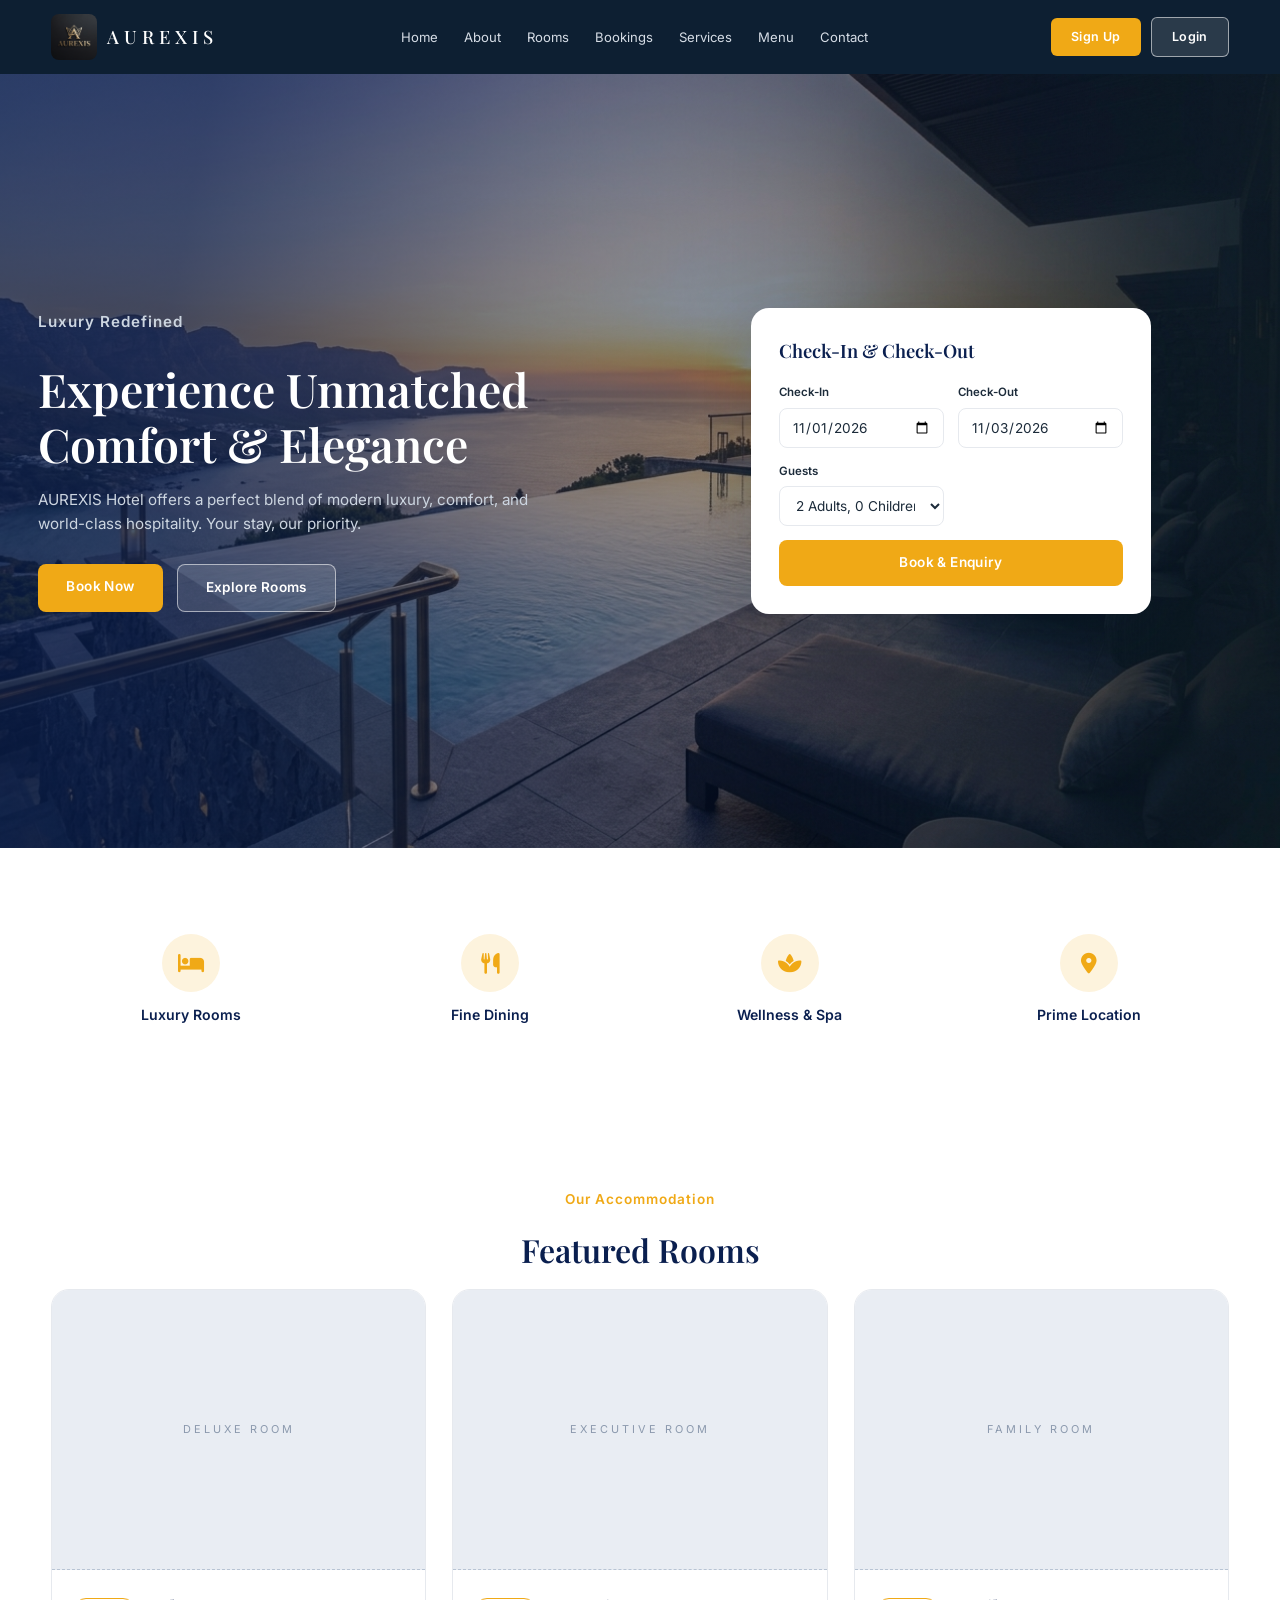
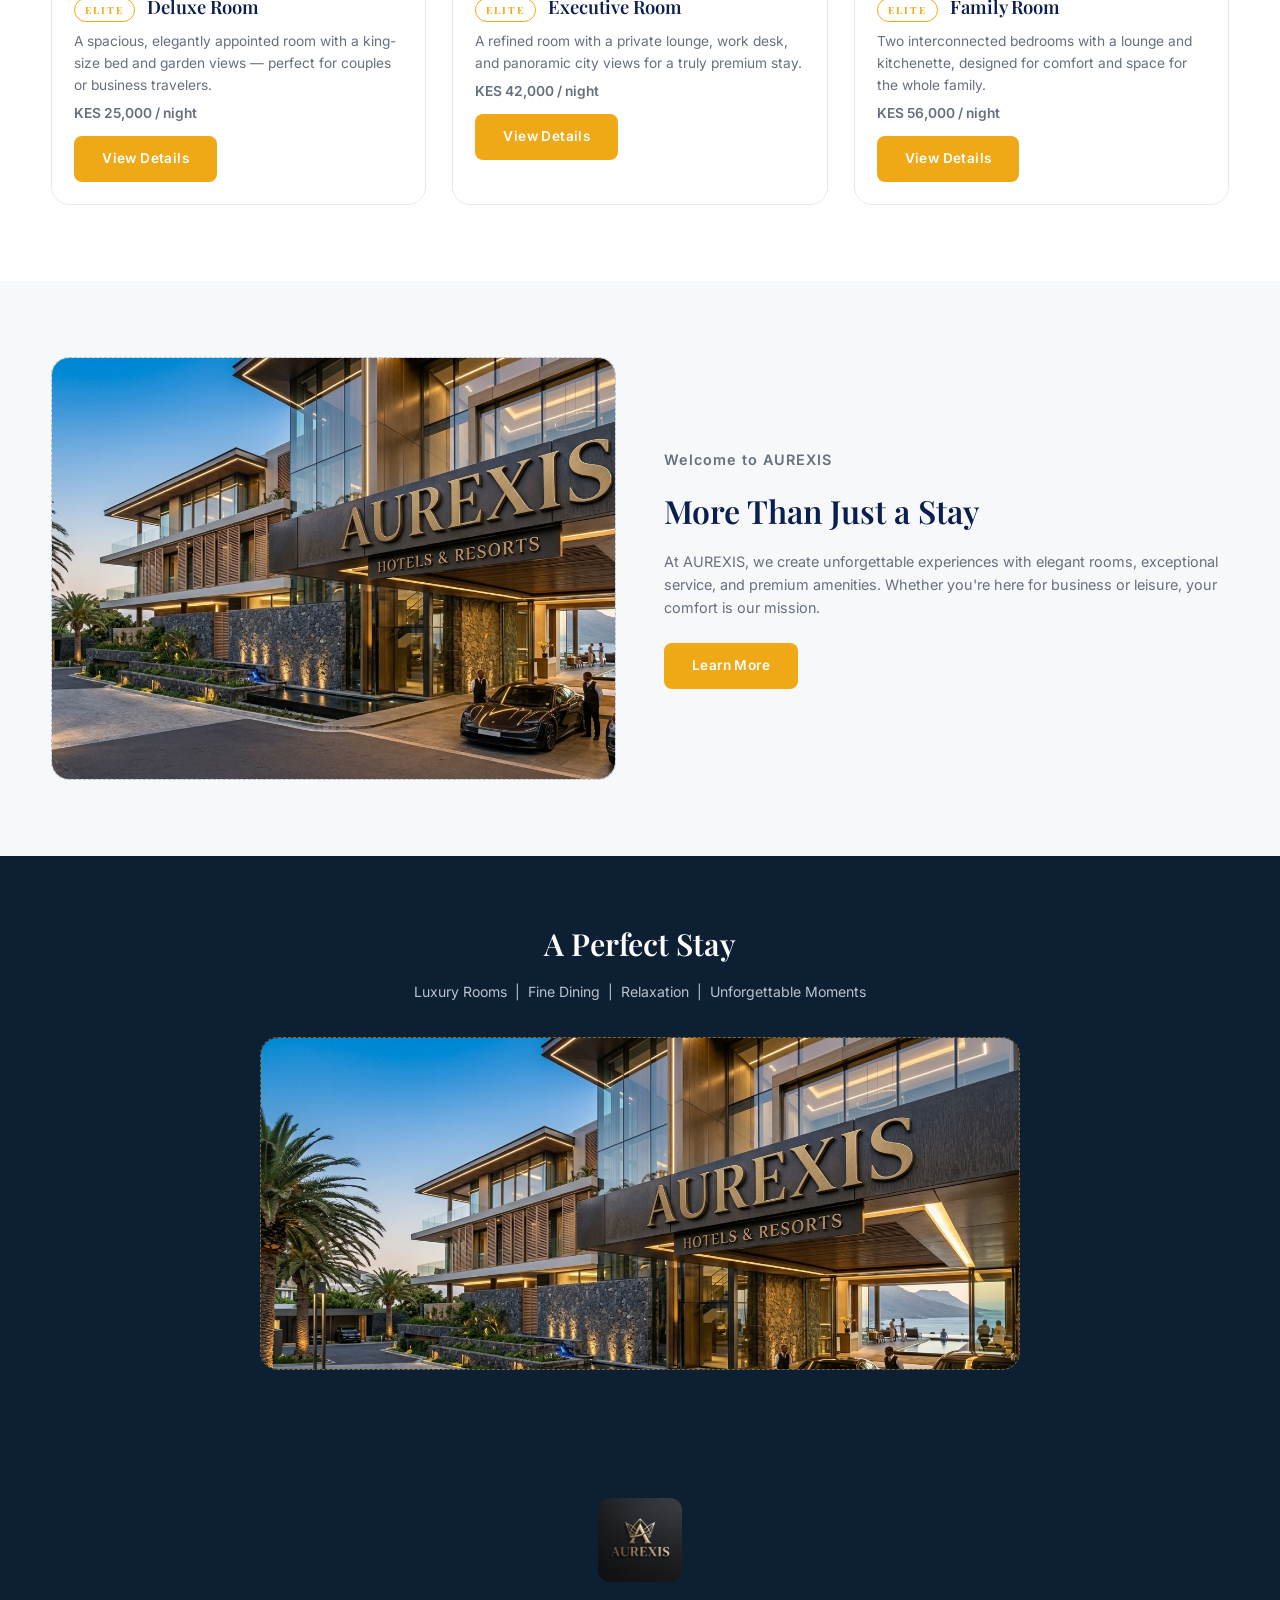
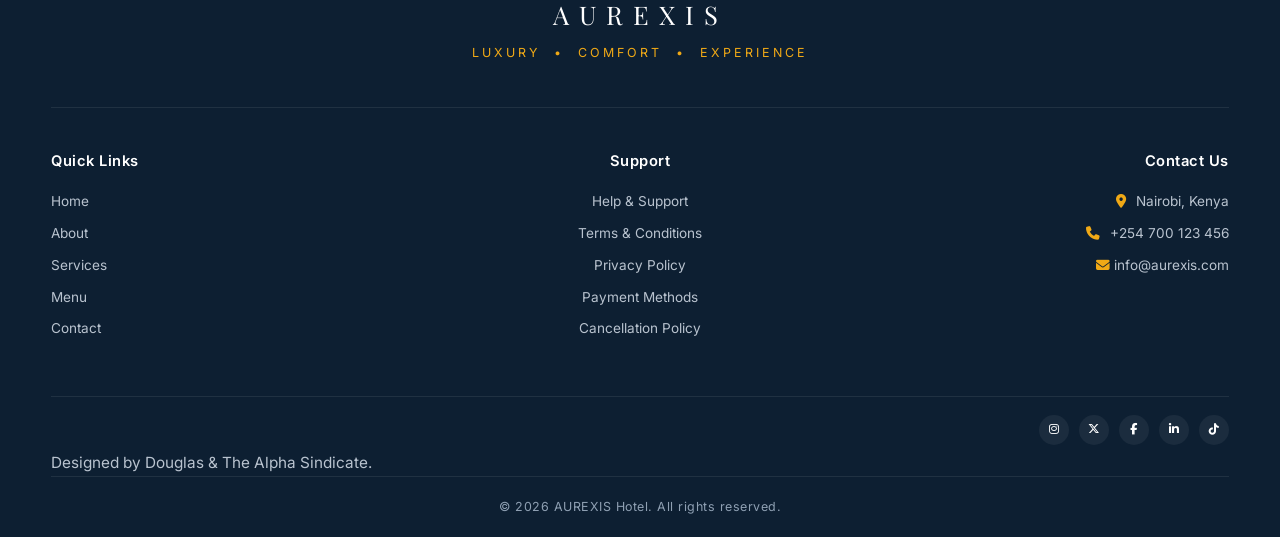
<file: index.html>
<!doctype html>
<html lang="en">
  <head>
    <meta charset="UTF-8" />
    <meta name="viewport" content="width=device-width, initial-scale=1.0" />
    <title>Aurexis Hotel — Home</title>
    <link rel="stylesheet" href="css/style.css" />
    <link
      rel="stylesheet"
      href="https://cdnjs.cloudflare.com/ajax/libs/font-awesome/6.5.2/css/all.min.css"
    />
  </head>
  <body>
    <!-- HEADER -->
    <header>
      <div class="container nav-wrap">
        <a href="index.html" class="logo">
          <img src="img/Logo%20img.jpg" alt="Aurexis logo" />
          <h1>AUREXIS</h1>
        </a><nav id="mainNav">
          <ul>
            <li><a href="index.html">Home</a></li>
            <li><a href="about.html">About</a></li>
            <li><a href="rooms.html">Rooms</a></li>
            <li><a href="bookings.html">Bookings</a></li>
            <li><a href="services.html">Services</a></li>
            <li><a href="menu.html">Menu</a></li>
            <li><a href="contact.html">Contact</a></li>
          </ul>
        </nav>
        <div class="nav-actions">
          <a href="signup.html" class="btn">Sign Up</a>
          <a href="login.html" class="btn btn-outline-light">Login</a>
        </div>
      </div>
    </header>

    <!-- HERO + QUICK BOOKING CARD -->
    <section class="hero">
      <div class="hero-media">
        <img src="img/hero image.jpg" alt="Aurexis hotel image" />
      </div>
      <div class="container hero-grid">
        <div class="hero-content">
          <p class="hero-tag">Luxury Redefined</p>
          <h2>Experience Unmatched Comfort &amp; Elegance</h2>
          <p>
            AUREXIS Hotel offers a perfect blend of modern luxury, comfort, and
            world-class hospitality. Your stay, our priority.
          </p>
          <div class="hero-btns">
            <a href="bookings.html" class="btn">Book Now</a>
            <a href="rooms.html" class="btn btn-outline-light">Explore Rooms</a>
          </div>
        </div>
        <aside class="quick-book">
          <h3>Check-In &amp; Check-Out</h3>
          <form>
            <div class="qb-row">
              <div class="qb-field">
                <label for="qbIn">Check-In</label>
                <input type="date" id="qbIn" value="2026-11-01" />
              </div>
              <div class="qb-field">
                <label for="qbOut">Check-Out</label>
                <input type="date" id="qbOut" value="2026-11-03" />
              </div>
            </div>
            <div class="qb-row">
              <div class="qb-field">
                <label for="qbGuests">Guests</label>
                <select id="qbGuests">
                  <option>2 Adults, 0 Children</option>
                  <option>1 Adult, 0 Children</option>
                  <option>2 Adults, 2 Children</option>
                  <option>4 Adults, 0 Children</option>
                </select>
              </div>
            </div>
            <a href="bookings.html" class="btn btn-full text-center"
              >Book &amp; Enquiry</a
            >
          </form>
        </aside>
      </div>
    </section>

    <!-- FEATURES STRIP -->
    <section>
      <div class="container feature-strip">
        <div class="f">
          <div class="f-ic"><i class="fa-solid fa-bed"></i></div>
          <h4>Luxury Rooms</h4>
        </div>
        <div class="f">
          <div class="f-ic"><i class="fa-solid fa-utensils"></i></div>
          <h4>Fine Dining</h4>
        </div>
        <div class="f">
          <div class="f-ic"><i class="fa-solid fa-spa"></i></div>
          <h4>Wellness &amp; Spa</h4>
        </div>
        <div class="f">
          <div class="f-ic"><i class="fa-solid fa-location-dot"></i></div>
          <h4>Prime Location</h4>
        </div>
      </div>
    </section>

    <!-- FEATURED ROOMS -->
    <section>
      <div class="container">
        <p class="hero-tag text-center">Our Accommodation</p>
        <h2 class="feature-title text-center">Featured Rooms</h2>
        <div class="cards">
          <div class="card">
            <div class="img-ph">Deluxe Room</div>
            <div class="card-body">
              <h3><span class="room-badge">Elite</span> Deluxe Room</h3>
              <p>
                A spacious, elegantly appointed room with a king-size bed and
                garden views — perfect for couples or business travelers.
              </p>
              <p class="room-price">KES 25,000 <span>/ night</span></p>
              <a href="rooms.html" class="btn">View Details</a>
            </div>
          </div>
          <div class="card">
            <div class="img-ph">Executive Room</div>
            <div class="card-body">
              <h3><span class="room-badge">Elite</span> Executive Room</h3>
              <p>
                A refined room with a private lounge, work desk, and panoramic
                city views for a truly premium stay.
              </p>
              <p class="room-price">KES 42,000 <span>/ night</span></p>
              <a href="rooms.html" class="btn">View Details</a>
            </div>
          </div>
          <div class="card">
            <div class="img-ph">Family Room</div>
            <div class="card-body">
              <h3><span class="room-badge">Elite</span> Family Room</h3>
              <p>
                Two interconnected bedrooms with a lounge and kitchenette,
                designed for comfort and space for the whole family.
              </p>
              <p class="room-price">KES 56,000 <span>/ night</span></p>
              <a href="rooms.html" class="btn">View Details</a>
            </div>
          </div>
        </div>
      </div>
    </section>

    <!-- WELCOME -->
    <section class="bg-light">
      <div class="container feature">
        <div class="img-ph">
          <img src="img/image 5.jpg" alt="Aurexis hotel image" />
        </div>
        <div>
          <p class="hero-tag">Welcome to AUREXIS</p>
          <h2 class="feature-title">More Than Just a Stay</h2>
          <p>
            At AUREXIS, we create unforgettable experiences with elegant rooms,
            exceptional service, and premium amenities. Whether you're here for
            business or leisure, your comfort is our mission.
          </p>
          <a href="about.html" class="btn">Learn More</a>
        </div>
      </div>
    </section>

    <!-- PERFECT STAY BAND -->
    <section class="bg-dark band-center">
      <div class="container band-inner">
        <h2 class="band-title">A Perfect Stay</h2>
        <p class="band-links">
          Luxury Rooms &nbsp;|&nbsp; Fine Dining &nbsp;|&nbsp; Relaxation
          &nbsp;|&nbsp; Unforgettable Moments
        </p>
        <div class="img-ph band-img">
          <img src="img/image 5.jpg" alt="Aurexis hotel image" />
        </div>
      </div>
    </section>

    <!-- FOOTER -->
    <footer>
      <div class="container">
        <div class="footer-brand">
          <img src="img/Logo%20img.jpg" alt="Aurexis logo" class="logo-img" />
          <div class="brand-name">AUREXIS</div>
          <p class="tagline">
            Luxury &nbsp;&#8226;&nbsp; Comfort &nbsp;&#8226;&nbsp; Experience
          </p>
        </div>
        <div class="footer-cols">
          <div>
            <h4>Quick Links</h4>
            <ul>
              <li><a href="index.html">Home</a></li>
              <li><a href="about.html">About</a></li>
              <li><a href="services.html">Services</a></li>
              <li><a href="menu.html">Menu</a></li>
              <li><a href="contact.html">Contact</a></li>
            </ul>
          </div>
          <div>
            <h4>Support</h4>
            <ul>
              <li><a href="support.html">Help &amp; Support</a></li>
              <li><a href="support.html#terms">Terms &amp; Conditions</a></li>
              <li><a href="support.html#privacy">Privacy Policy</a></li>
              <li><a href="support.html#payment-methods">Payment Methods</a></li>
              <li><a href="support.html#cancellation">Cancellation Policy</a></li>
            </ul>
          </div>
          <div>
            <h4>Contact Us</h4>
            <ul>
              <li><i class="fa-solid fa-location-dot"></i> Nairobi, Kenya</li>
              <li><i class="fa-solid fa-phone"></i> +254 700 123 456</li>
              <li><i class="fa-solid fa-envelope"></i> info@aurexis.com</li>
            </ul>
          </div>
        </div>
        <div class="footer-social sm">
          <a href="#" aria-label="Instagram"
            ><i class="fa-brands fa-instagram"></i
          ></a>
          <a href="#" aria-label="X"><i class="fa-brands fa-x-twitter"></i></a>
          <a href="#" aria-label="Facebook"
            ><i class="fa-brands fa-facebook-f"></i
          ></a>
          <a href="#" aria-label="LinkedIn"
            ><i class="fa-brands fa-linkedin-in"></i
          ></a>
          <a href="#" aria-label="TikTok"
            ><i class="fa-brands fa-tiktok"></i
          ></a>
        </div>
        <p>Designed by Douglas &amp; The Alpha Sindicate.</p>
        <div class="footer-bottom">
          © 2026 AUREXIS Hotel. All rights reserved.
        </div>
      </div>
    </footer>  </body>
</html>
</file>
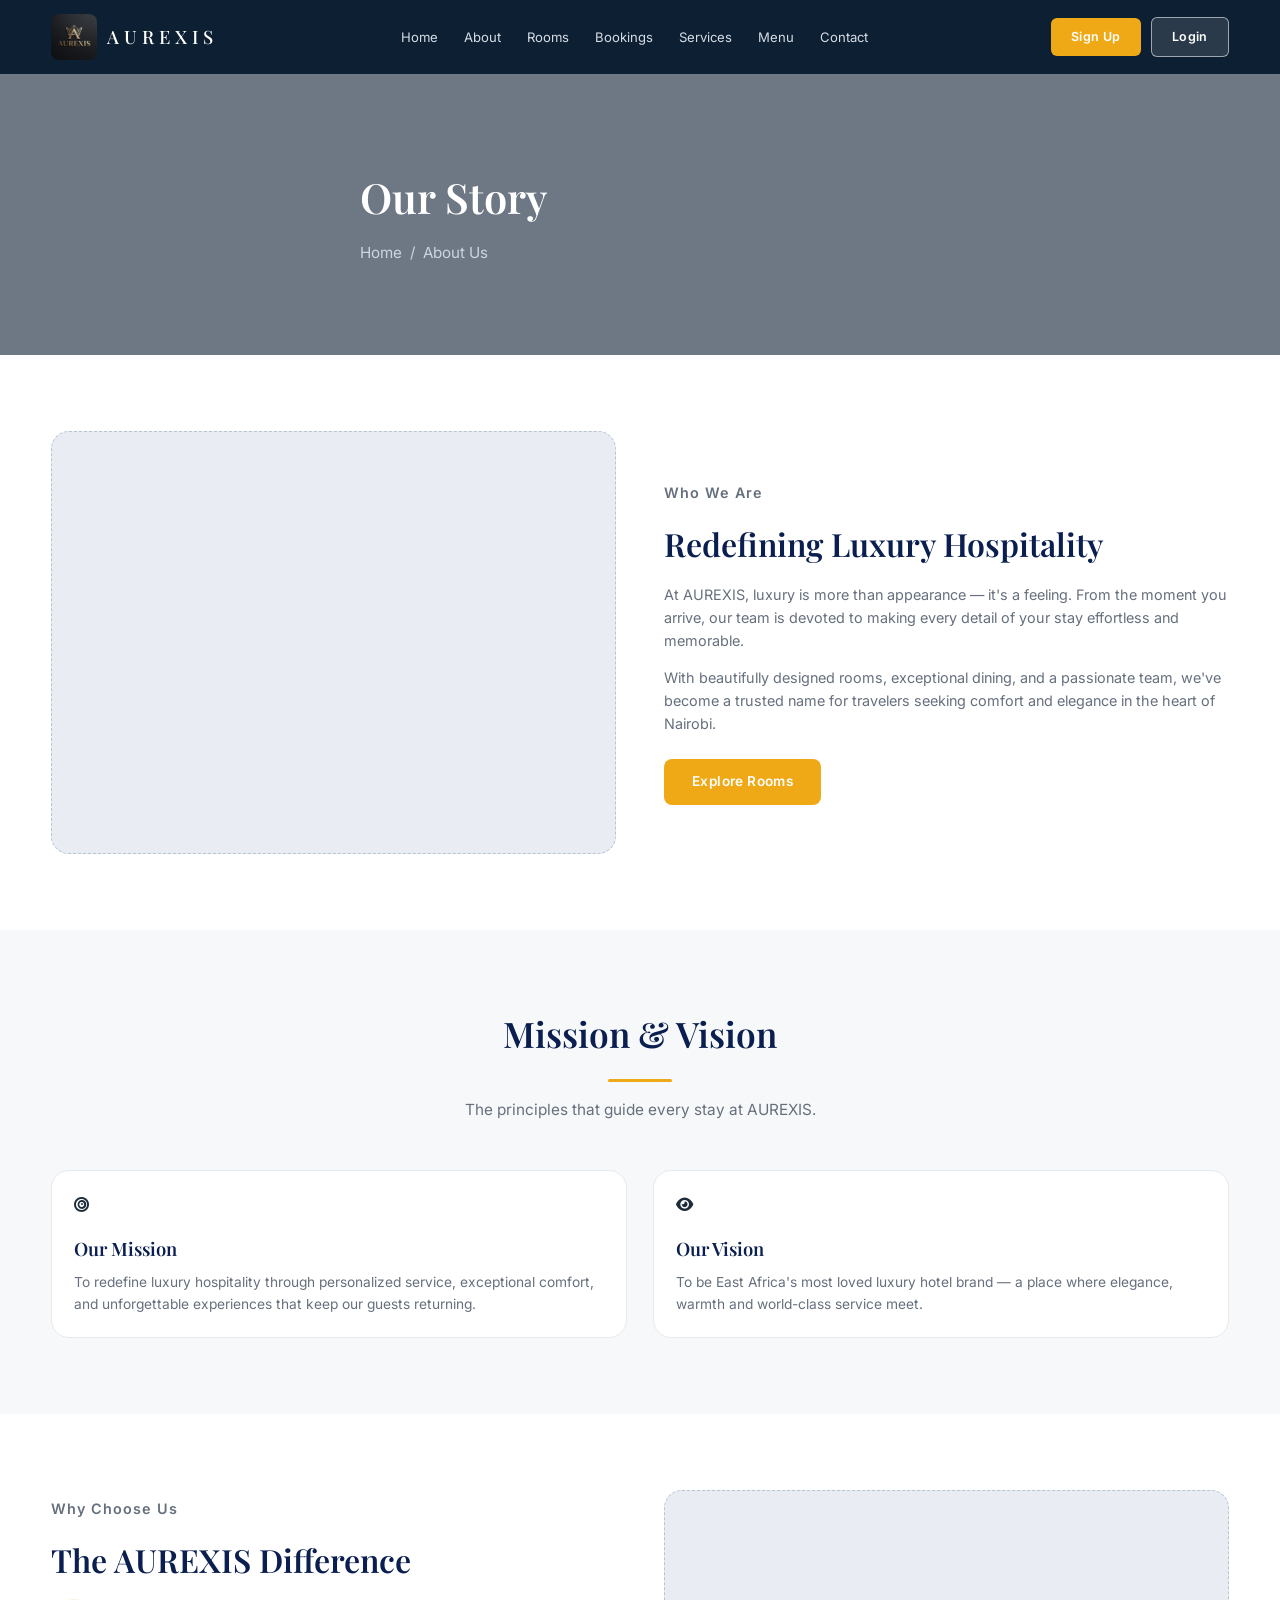
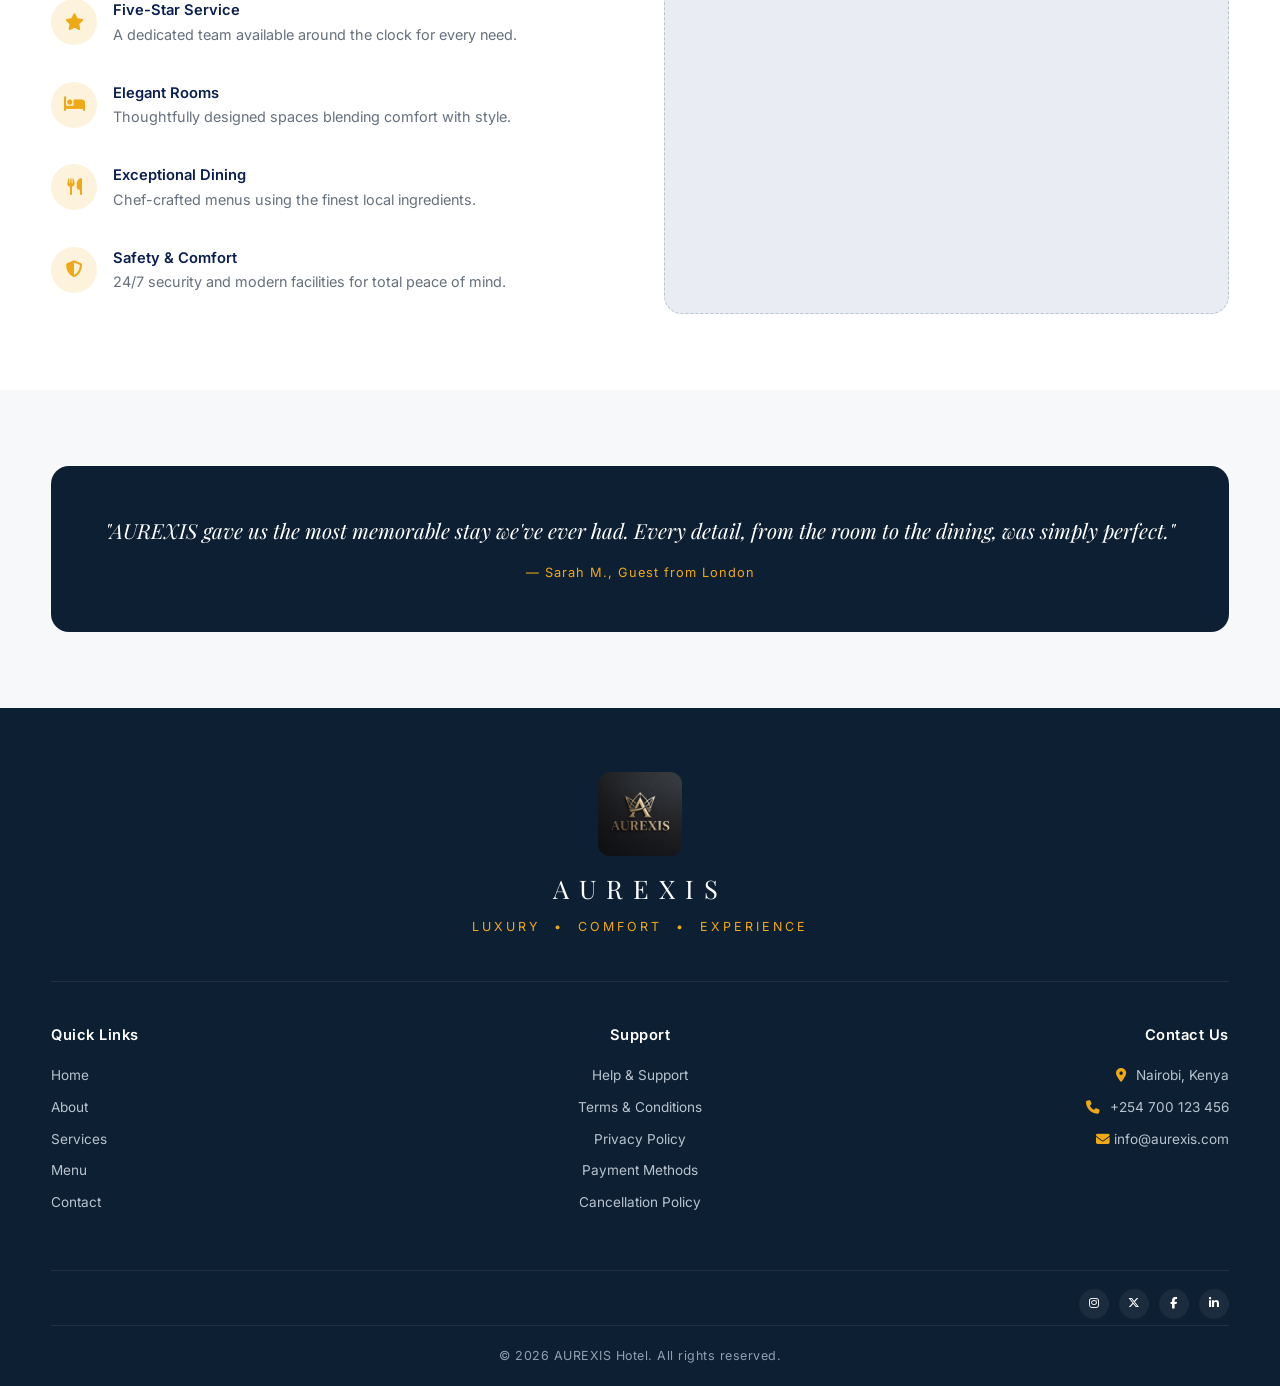
<file: about.html>
<!doctype html>
<html lang="en">
  <head>
    <meta charset="UTF-8" />
    <meta name="viewport" content="width=device-width, initial-scale=1.0" />
    <title>About Us — Aurexis Hotel</title>
    <link rel="stylesheet" href="css/style.css" />
    <link
      rel="stylesheet"
      href="https://cdnjs.cloudflare.com/ajax/libs/font-awesome/6.5.2/css/all.min.css"
    />
  </head>
  <body>
    <!-- HEADER -->
    <header>
      <div class="container nav-wrap">
        <a href="index.html" class="logo">
          <img src="img/Logo%20img.jpg" alt="Aurexis logo" class="logo-img">
          <h1>AUREXIS</h1>
        </a><nav id="mainNav">
          <ul>
            <li><a href="index.html">Home</a></li>
            <li><a href="about.html">About</a></li>
            <li><a href="rooms.html">Rooms</a></li>
            <li><a href="bookings.html">Bookings</a></li>
            <li><a href="services.html">Services</a></li>
            <li><a href="menu.html">Menu</a></li>
            <li><a href="contact.html">Contact</a></li>
          </ul>
        </nav>
        <div class="nav-actions">
          <a href="signup.html" class="btn">Sign Up</a>
          <a href="login.html" class="btn btn-outline-light">Login</a>
        </div>
      </div>
    </header>

    <!-- PAGE BANNER -->
    <div class="page-banner">
      <div class="hero-media">
      </div>
      <div class="container page-banner-inner">
        <h2>Our Story</h2>
        <p class="sub">Home &nbsp;/&nbsp; About Us</p>
      </div>
    </div>

    <!-- WHO WE ARE -->
    <section>
      <div class="container feature">
        <div class="img-ph">
        </div>
        <div>
          <p class="hero-tag">Who We Are</p>
          <h2 class="feature-title">Redefining Luxury Hospitality</h2>
          <p>
            At AUREXIS, luxury is more than appearance — it's a feeling. From
            the moment you arrive, our team is devoted to making every detail of
            your stay effortless and memorable.
          </p>
          <p>
            With beautifully designed rooms, exceptional dining, and a
            passionate team, we've become a trusted name for travelers seeking
            comfort and elegance in the heart of Nairobi.
          </p>
          <a href="rooms.html" class="btn">Explore Rooms</a>
        </div>
      </div>
    </section>

    <!-- MISSION VISION VALUES -->
    <section class="bg-light">
      <div class="container">
        <div class="sec-head">
          <h2>Mission &amp; Vision</h2>
          <div class="line"></div>
          <p>The principles that guide every stay at AUREXIS.</p>
        </div>
        <div class="cards two">
          <div class="card">
            <div class="card-body">
              <div class="v-ic mb16"><i class="fa-solid fa-bullseye"></i></div>
              <h3>Our Mission</h3>
              <p>
                To redefine luxury hospitality through personalized service,
                exceptional comfort, and unforgettable experiences that keep our
                guests returning.
              </p>
            </div>
          </div>
          <div class="card">
            <div class="card-body">
              <div class="v-ic mb16"><i class="fa-solid fa-eye"></i></div>
              <h3>Our Vision</h3>
              <p>
                To be East Africa's most loved luxury hotel brand — a place
                where elegance, warmth and world-class service meet.
              </p>
            </div>
          </div>
        </div>
      </div>
    </section>

    <!-- WHY GUESTS CHOOSE US -->
    <section>
      <div class="container feature">
        <div>
          <p class="hero-tag">Why Choose Us</p>
          <h2 class="feature-title">The AUREXIS Difference</h2>
          <div class="why-list">
            <div class="why-item">
              <div class="w-ic"><i class="fa-solid fa-star"></i></div>
              <div>
                <h4>Five-Star Service</h4>
                <p>
                  A dedicated team available around the clock for every need.
                </p>
              </div>
            </div>
            <div class="why-item">
              <div class="w-ic"><i class="fa-solid fa-bed"></i></div>
              <div>
                <h4>Elegant Rooms</h4>
                <p>Thoughtfully designed spaces blending comfort with style.</p>
              </div>
            </div>
            <div class="why-item">
              <div class="w-ic"><i class="fa-solid fa-utensils"></i></div>
              <div>
                <h4>Exceptional Dining</h4>
                <p>Chef-crafted menus using the finest local ingredients.</p>
              </div>
            </div>
            <div class="why-item">
              <div class="w-ic"><i class="fa-solid fa-shield-halved"></i></div>
              <div>
                <h4>Safety &amp; Comfort</h4>
                <p>
                  24/7 security and modern facilities for total peace of mind.
                </p>
              </div>
            </div>
          </div>
        </div>
        <div class="img-ph">
        </div>
      </div>
    </section>

    <!-- QUOTE BAND -->
    <section class="bg-light">
      <div class="container">
        <div class="quote-band">
          <p>
            "AUREXIS gave us the most memorable stay we've ever had. Every
            detail, from the room to the dining, was simply perfect."
          </p>
          <p class="who">— Sarah M., Guest from London</p>
        </div>
      </div>
    </section>

    <!-- FOOTER -->
    <footer>
      <div class="container">
        <div class="footer-brand">
          <img src="img/Logo%20img.jpg" alt="Aurexis logo" class="logo-img">
          <div class="brand-name">AUREXIS</div>
          <p class="tagline">
            Luxury &nbsp;&#8226;&nbsp; Comfort &nbsp;&#8226;&nbsp; Experience
          </p>
        </div>
        <div class="footer-cols">
          <div>
            <h4>Quick Links</h4>
            <ul>
              <li><a href="index.html">Home</a></li>
              <li><a href="about.html">About</a></li>
              <li><a href="services.html">Services</a></li>
              <li><a href="menu.html">Menu</a></li>
              <li><a href="contact.html">Contact</a></li>
            </ul>
          </div>
          <div>
            <h4>Support</h4>
            <ul>
              <li><a href="support.html">Help &amp; Support</a></li>
              <li><a href="support.html#terms">Terms &amp; Conditions</a></li>
              <li><a href="support.html#privacy">Privacy Policy</a></li>
              <li><a href="support.html#payment-methods">Payment Methods</a></li>
              <li><a href="support.html#cancellation">Cancellation Policy</a></li>
            </ul>
          </div>
          <div>
            <h4>Contact Us</h4>
            <ul>
              <li><i class="fa-solid fa-location-dot"></i> Nairobi, Kenya</li>
              <li><i class="fa-solid fa-phone"></i> +254 700 123 456</li>
              <li><i class="fa-solid fa-envelope"></i> info@aurexis.com</li>
            </ul>
          </div>
        </div>
        <div class="footer-social sm">
          <a href="#" aria-label="Instagram"
            ><i class="fa-brands fa-instagram"></i
          ></a>
          <a href="#" aria-label="X"><i class="fa-brands fa-x-twitter"></i></a>
          <a href="#" aria-label="Facebook"
            ><i class="fa-brands fa-facebook-f"></i
          ></a>
          <a href="#" aria-label="LinkedIn"
            ><i class="fa-brands fa-linkedin-in"></i
          ></a>
        </div>
        <div class="footer-bottom">
          © 2026 AUREXIS Hotel. All rights reserved.
        </div>
      </div>
    </footer>  </body>
</html>
</file>
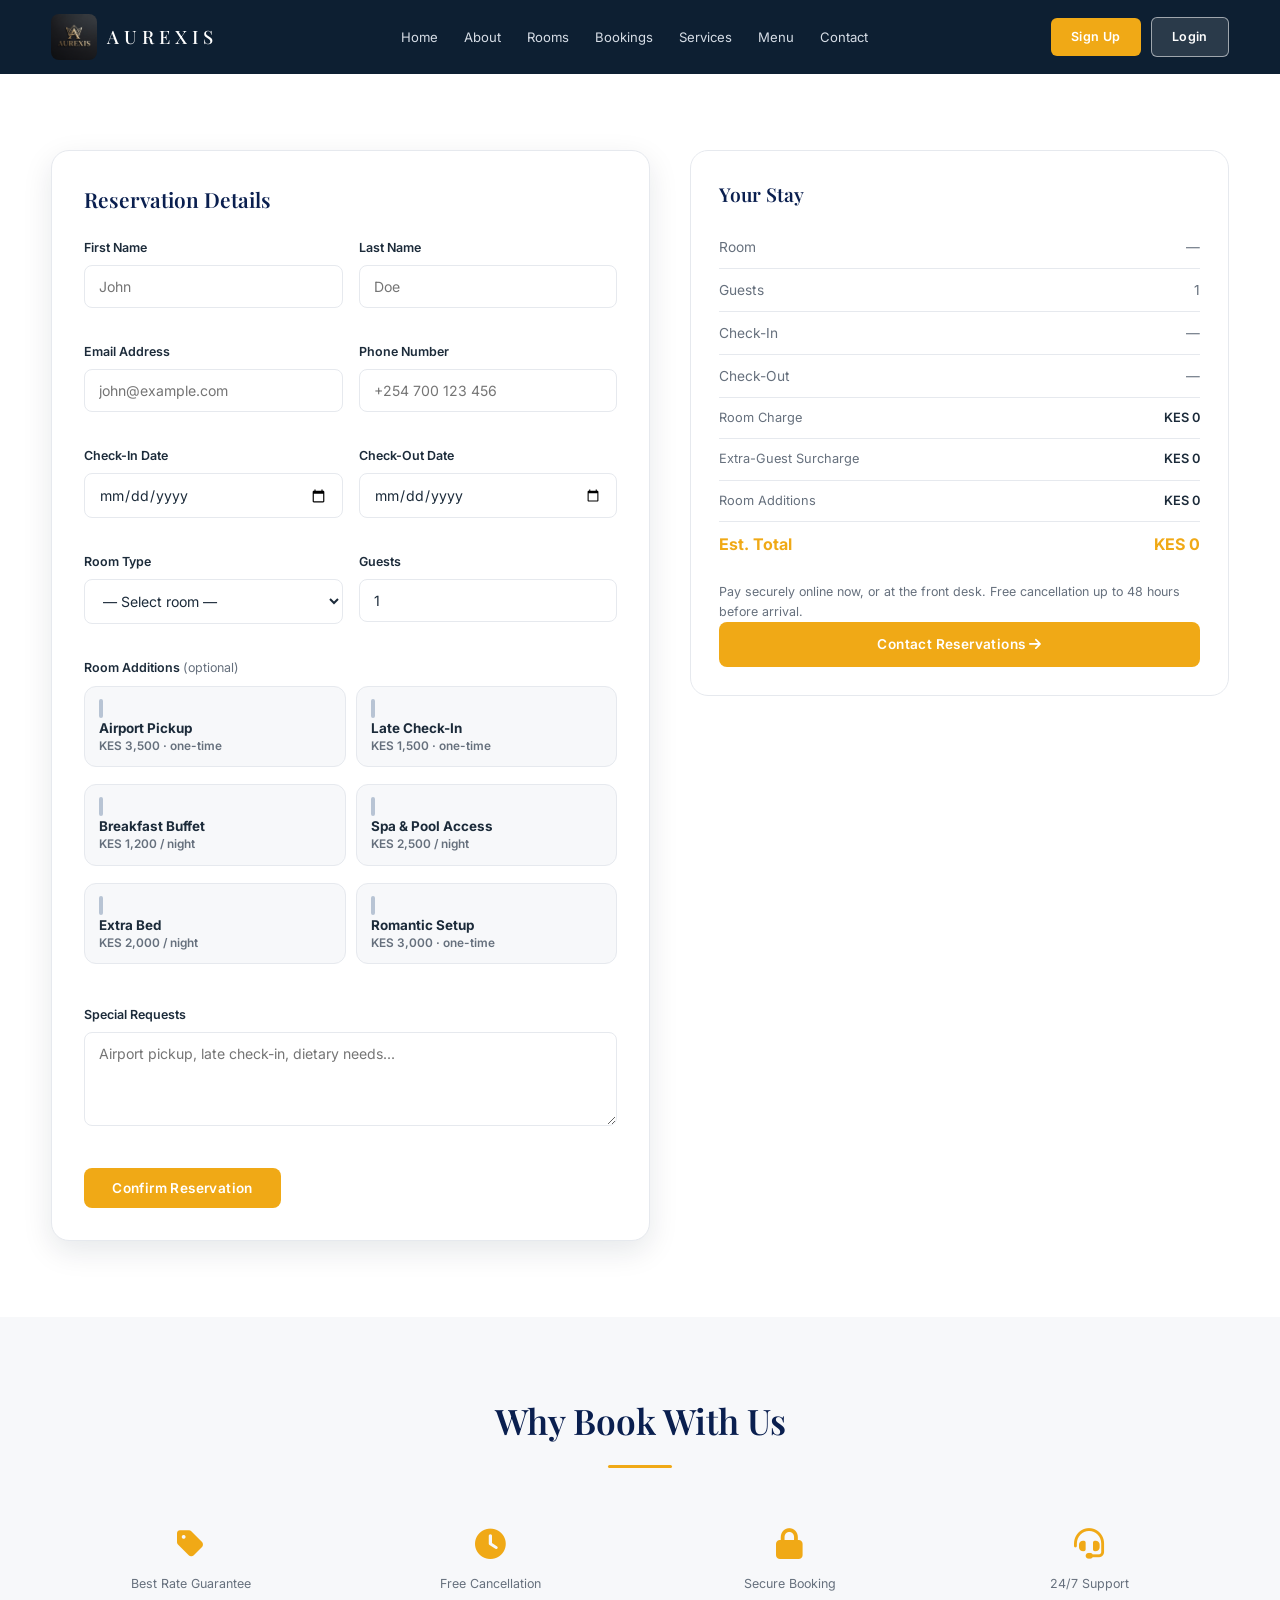
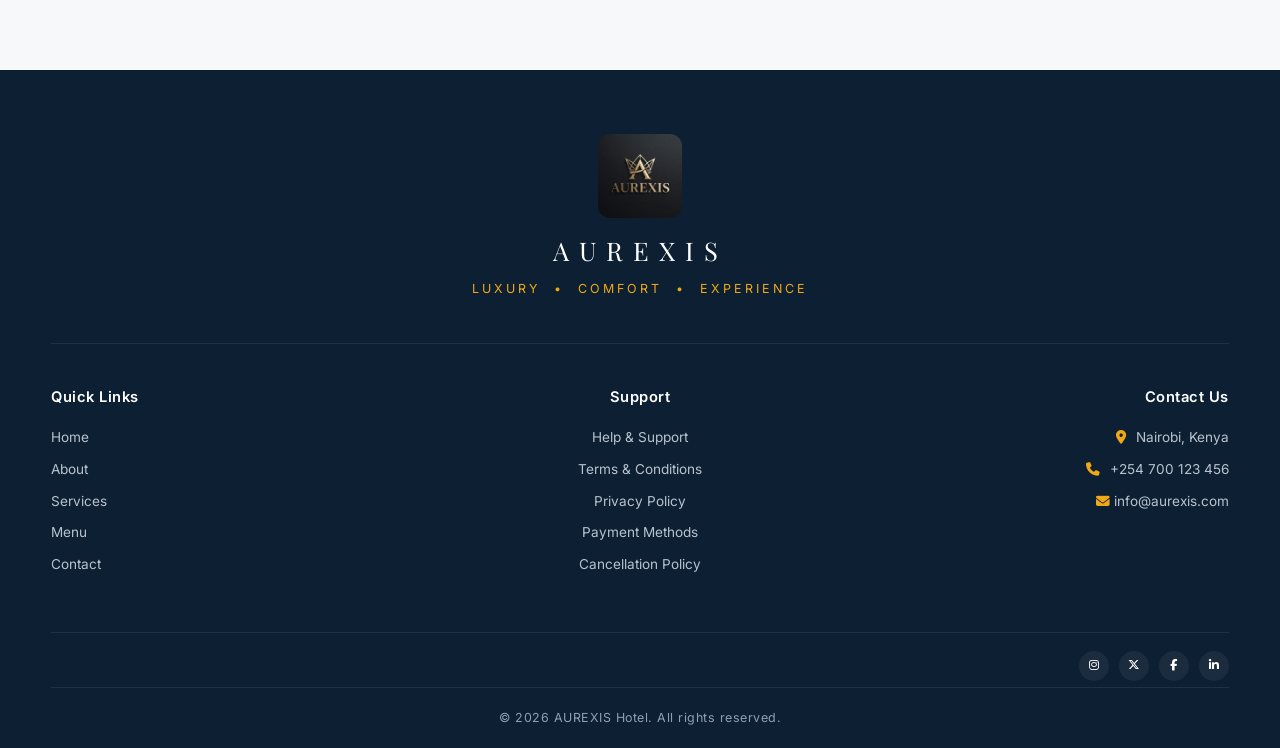
<file: bookings.html>
<!doctype html>
<html lang="en">
  <head>
    <meta charset="UTF-8" />
    <meta name="viewport" content="width=device-width, initial-scale=1.0" />
    <title>Bookings — Aurexis Hotel</title>
    <link rel="stylesheet" href="css/style.css" />
    <link
      rel="stylesheet"
      href="https://cdnjs.cloudflare.com/ajax/libs/font-awesome/6.5.2/css/all.min.css"
    />
  </head>
  <body>
    <!-- HEADER -->
    <header>
      <div class="container nav-wrap">
        <a href="index.html" class="logo">
          <img src="img/Logo%20img.jpg" alt="Aurexis logo" class="logo-img">
          <h1>AUREXIS</h1>
        </a><nav id="mainNav">
          <ul>
            <li><a href="index.html">Home</a></li>
            <li><a href="about.html">About</a></li>
            <li><a href="rooms.html">Rooms</a></li>
            <li><a href="bookings.html">Bookings</a></li>
            <li><a href="services.html">Services</a></li>
            <li><a href="menu.html">Menu</a></li>
            <li><a href="contact.html">Contact</a></li>
          </ul>
        </nav>
        <div class="nav-actions">
          <a href="signup.html" class="btn">Sign Up</a>
          <a href="login.html" class="btn btn-outline-light">Login</a>
        </div>
      </div>
    </header>

    <!-- BOOKING FORM + SUMMARY -->
    <section>
      <div class="container booking-layout">
        <div class="booking-card">
          <h3>Reservation Details</h3>
          <form>
            <div class="form-grid">
              <div class="field">
                <label for="fname">First Name</label>
                <input type="text" id="fname" placeholder="John" required />
                <p class="error">Please enter your first name.</p>
              </div>
              <div class="field">
                <label for="lname">Last Name</label>
                <input type="text" id="lname" placeholder="Doe" required />
                <p class="error">Please enter your last name.</p>
              </div>
              <div class="field">
                <label for="email">Email Address</label>
                <input
                  type="email"
                  id="email"
                  placeholder="john@example.com"
                  required
                />
                <p class="error">Please enter a valid email.</p>
              </div>
              <div class="field">
                <label for="phone">Phone Number</label>
                <input
                  type="tel"
                  id="phone"
                  placeholder="+254 700 123 456"
                  required
                />
                <p class="error">Please enter your phone number.</p>
              </div>
              <div class="field">
                <label for="checkin">Check-In Date</label>
                <input type="date" id="checkin" required />
                <p class="error">Please select a check-in date.</p>
              </div>
              <div class="field">
                <label for="checkout">Check-Out Date</label>
                <input type="date" id="checkout" required />
                <p class="error">Please select a check-out date.</p>
              </div>
              <div class="field">
                <label for="roomtype">Room Type</label>
                <select id="roomtype" required>
                  <option value="">— Select room —</option>
                  <option value="Standard Room" data-price="18000">Standard Room — KES 18,000</option>
                  <option value="Deluxe Room" data-price="25000">Deluxe Room — KES 25,000</option>
                  <option value="Executive Room" data-price="42000">Executive Room — KES 42,000</option>
                  <option value="Family Room" data-price="56000">Family Room — KES 56,000</option>
                  <option value="Royal Suite" data-price="75000">Royal Suite — KES 75,000</option>
                  <option value="Presidential Suite" data-price="98000">Presidential Suite — KES 98,000</option>
                </select>
                <p class="error">Please choose a room type.</p>
              </div>
              <div class="field">
                <label for="guests">Guests</label>
                <input
                  type="number"
                  id="guests"
                  min="1"
                  max="8"
                  value="1"
                  required
                />
                <p class="error">Please enter the number of guests (1—8).</p>
              </div>
              <div class="field full addons-field">
                <label>Room Additions <span class="optional-tag">(optional)</span></label>
                <div class="addons-grid">
                  <label class="addon-item">
                    <input type="checkbox" class="addon" value="airport" data-name="Airport Pickup" data-price="3500" data-mode="once" />
                    <span class="addon-box"></span>
                    <span class="addon-info"><strong>Airport Pickup</strong><em>KES 3,500 · one-time</em></span>
                  </label>
                  <label class="addon-item">
                    <input type="checkbox" class="addon" value="late" data-name="Late Check-In" data-price="1500" data-mode="once" />
                    <span class="addon-box"></span>
                    <span class="addon-info"><strong>Late Check-In</strong><em>KES 1,500 · one-time</em></span>
                  </label>
                  <label class="addon-item">
                    <input type="checkbox" class="addon" value="breakfast" data-name="Breakfast Buffet" data-price="1200" data-mode="night" />
                    <span class="addon-box"></span>
                    <span class="addon-info"><strong>Breakfast Buffet</strong><em>KES 1,200 / night</em></span>
                  </label>
                  <label class="addon-item">
                    <input type="checkbox" class="addon" value="spa" data-name="Spa &amp; Pool Access" data-price="2500" data-mode="night" />
                    <span class="addon-box"></span>
                    <span class="addon-info"><strong>Spa &amp; Pool Access</strong><em>KES 2,500 / night</em></span>
                  </label>
                  <label class="addon-item">
                    <input type="checkbox" class="addon" value="extrabed" data-name="Extra Bed" data-price="2000" data-mode="night" />
                    <span class="addon-box"></span>
                    <span class="addon-info"><strong>Extra Bed</strong><em>KES 2,000 / night</em></span>
                  </label>
                  <label class="addon-item">
                    <input type="checkbox" class="addon" value="romantic" data-name="Romantic Setup" data-price="3000" data-mode="once" />
                    <span class="addon-box"></span>
                    <span class="addon-info"><strong>Romantic Setup</strong><em>KES 3,000 · one-time</em></span>
                  </label>
                </div>
              </div>
              <div class="field full">
                <label for="requests">Special Requests</label>
                <textarea
                  id="requests"
                  rows="4"
                  placeholder="Airport pickup, late check-in, dietary needs..."
                ></textarea>
              </div>
              <div class="full">
                <button type="submit" class="btn">Confirm Reservation</button>
              </div>
            </div>
          </form>
        </div>

        <aside class="booking-summary">
          <h3>Your Stay</h3>
          <div class="row"><span>Room</span><span>—</span></div>
          <div class="row">
            <span>Guests</span><span>1</span>
          </div>
          <div class="row"><span>Check-In</span><span>—</span></div>
          <div class="row">
            <span>Check-Out</span><span>—</span>
          </div>
          <div class="row sub">
            <span>Room Charge</span><span>KES 0</span>
          </div>
          <div class="row sub">
            <span>Extra-Guest Surcharge</span><span>KES 0</span>
          </div>
          <div class="row sub">
            <span>Room Additions</span><span>KES 0</span>
          </div>
          <div class="row total">
            <span>Est. Total</span><span>KES 0</span>
          </div>
          <p class="note">
            Pay securely online now, or at the front desk. Free cancellation up
            to 48 hours before arrival.
          </p>
          <a href="contact.html" class="btn btn-full text-center"
            >Contact Reservations <i class="fa-solid fa-arrow-right"></i
          ></a>
        </aside>
      </div>
    </section>

    <!-- WHY BOOK WITH US -->
    <section class="bg-light">
      <div class="container">
        <div class="sec-head">
          <h2>Why Book With Us</h2>
          <div class="line"></div>
        </div>
        <div class="stats">
          <div class="stat">
            <div class="num"><i class="fa-solid fa-tag"></i></div>
            <div class="lbl">Best Rate Guarantee</div>
          </div>
          <div class="stat">
            <div class="num"><i class="fa-solid fa-clock"></i></div>
            <div class="lbl">Free Cancellation</div>
          </div>
          <div class="stat">
            <div class="num"><i class="fa-solid fa-lock"></i></div>
            <div class="lbl">Secure Booking</div>
          </div>
          <div class="stat">
            <div class="num"><i class="fa-solid fa-headset"></i></div>
            <div class="lbl">24/7 Support</div>
          </div>
        </div>
      </div>
    </section>

    <!-- FOOTER -->
    <footer>
      <div class="container">
        <div class="footer-brand">
          <img src="img/Logo%20img.jpg" alt="Aurexis logo" class="logo-img">
          <div class="brand-name">AUREXIS</div>
          <p class="tagline">
            Luxury &nbsp;•&nbsp; Comfort &nbsp;•&nbsp; Experience
          </p>
        </div>
        <div class="footer-cols">
          <div>
            <h4>Quick Links</h4>
            <ul>
              <li><a href="index.html">Home</a></li>
              <li><a href="about.html">About</a></li>
              <li><a href="services.html">Services</a></li>
              <li><a href="menu.html">Menu</a></li>
              <li><a href="contact.html">Contact</a></li>
            </ul>
          </div>
          <div>
            <h4>Support</h4>
            <ul>
              <li><a href="support.html">Help &amp; Support</a></li>
              <li><a href="support.html#terms">Terms &amp; Conditions</a></li>
              <li><a href="support.html#privacy">Privacy Policy</a></li>
              <li><a href="support.html#payment-methods">Payment Methods</a></li>
              <li><a href="support.html#cancellation">Cancellation Policy</a></li>
            </ul>
          </div>
          <div>
            <h4>Contact Us</h4>
            <ul>
              <li><i class="fa-solid fa-location-dot"></i> Nairobi, Kenya</li>
              <li><i class="fa-solid fa-phone"></i> +254 700 123 456</li>
              <li><i class="fa-solid fa-envelope"></i> info@aurexis.com</li>
            </ul>
          </div>
        </div>
        <div class="footer-social sm">
          <a href="#" aria-label="Instagram"
            ><i class="fa-brands fa-instagram"></i
          ></a>
          <a href="#" aria-label="X"><i class="fa-brands fa-x-twitter"></i></a>
          <a href="#" aria-label="Facebook"
            ><i class="fa-brands fa-facebook-f"></i
          ></a>
          <a href="#" aria-label="LinkedIn"
            ><i class="fa-brands fa-linkedin-in"></i
          ></a>
        </div>
        <div class="footer-bottom">
          © 2026 AUREXIS Hotel. All rights reserved.
        </div>
      </div>
    </footer>  </body>
</html>
</file>
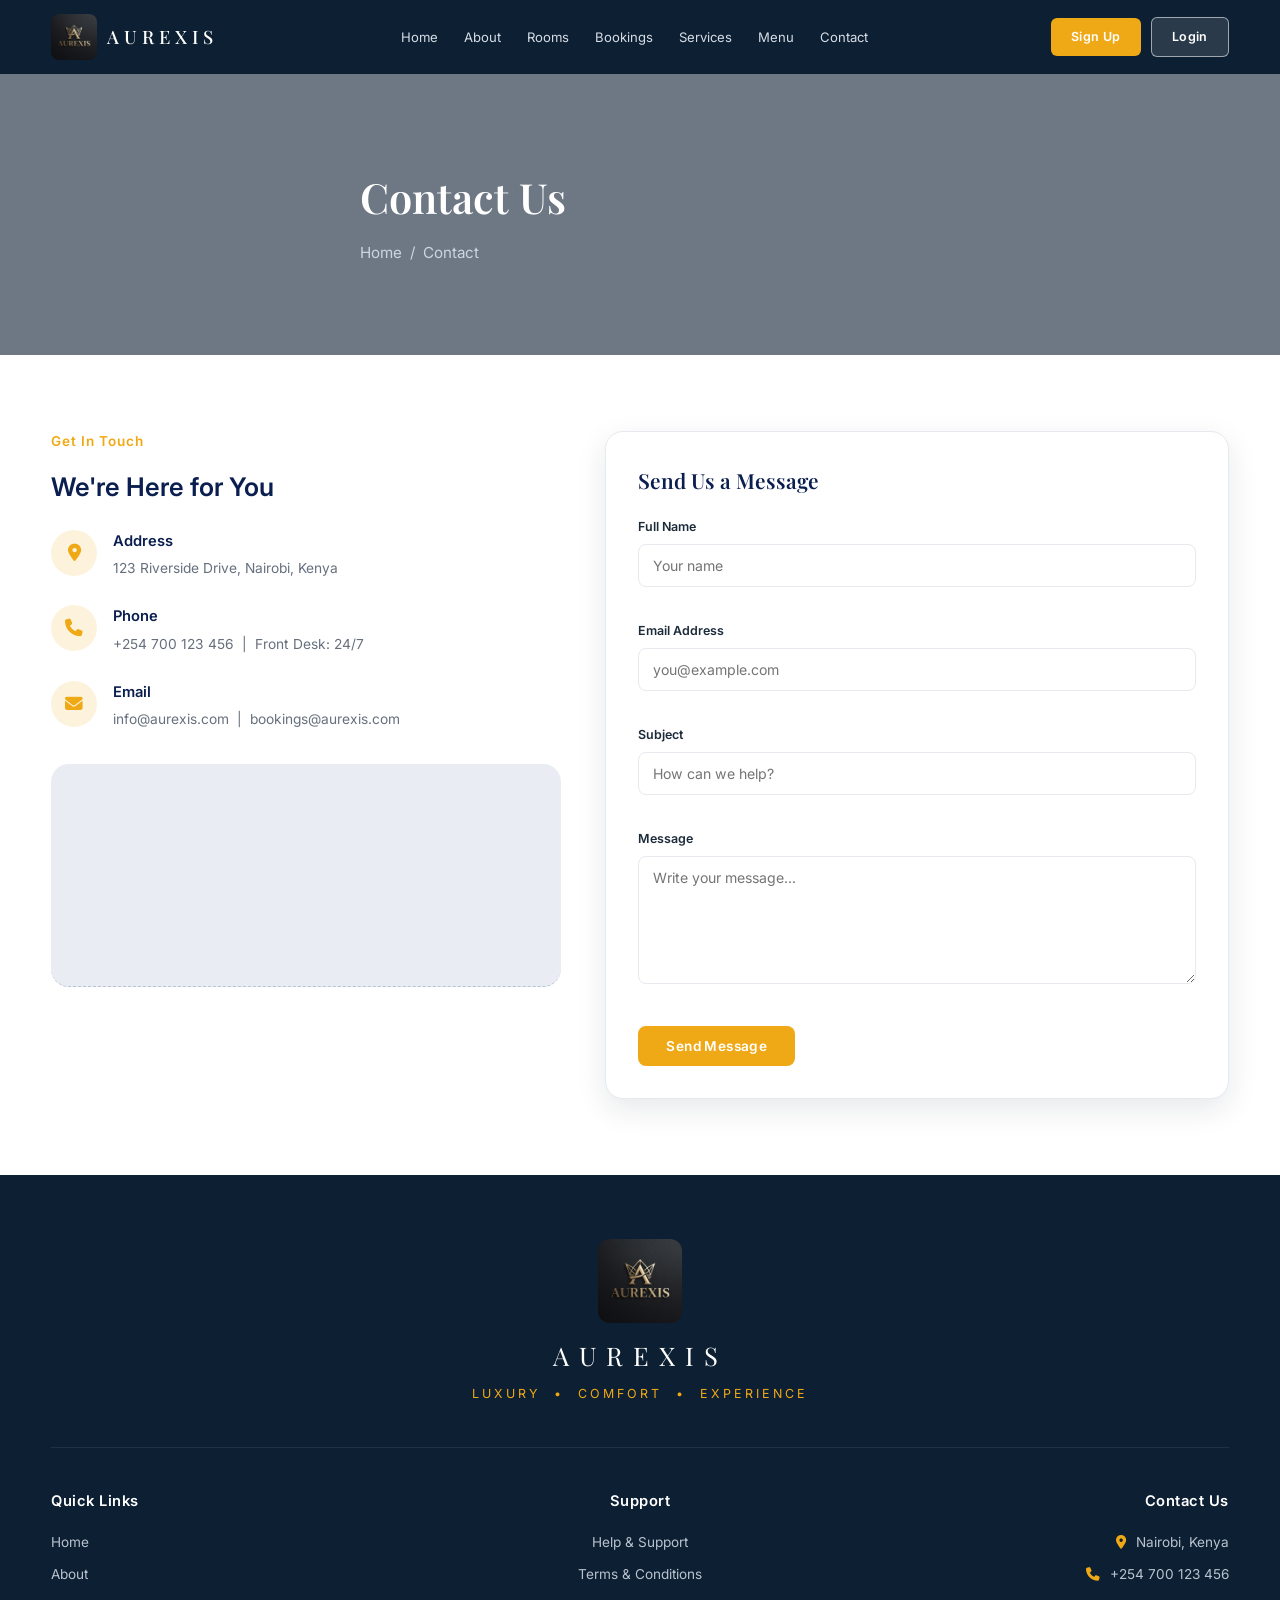
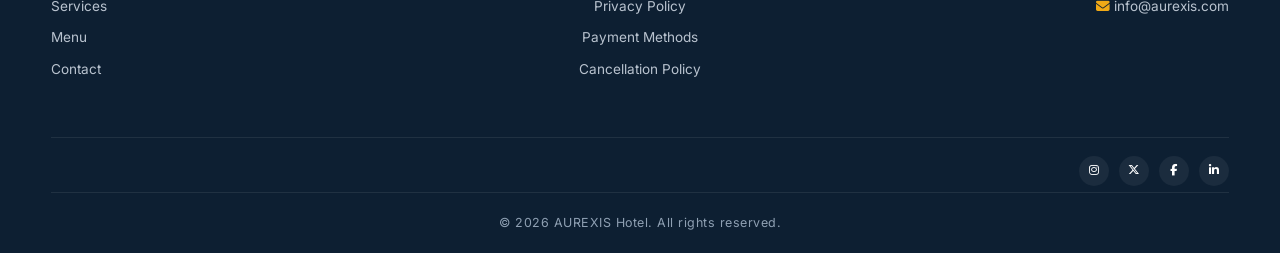
<file: contact.html>
<!doctype html>
<html lang="en">
  <head>
    <meta charset="UTF-8" />
    <meta name="viewport" content="width=device-width, initial-scale=1.0" />
    <title>Contact Us — Aurexis Hotel</title>
    <link rel="stylesheet" href="css/style.css" />
    <link
      rel="stylesheet"
      href="https://cdnjs.cloudflare.com/ajax/libs/font-awesome/6.5.2/css/all.min.css"
    />
  </head>
  <body>
    <!-- HEADER -->
    <header>
      <div class="container nav-wrap">
        <a href="index.html" class="logo">
          <img src="img/Logo%20img.jpg" alt="Aurexis logo" class="logo-img">
          <h1>AUREXIS</h1>
        </a><nav id="mainNav">
          <ul>
            <li><a href="index.html">Home</a></li>
            <li><a href="about.html">About</a></li>
            <li><a href="rooms.html">Rooms</a></li>
            <li><a href="bookings.html">Bookings</a></li>
            <li><a href="services.html">Services</a></li>
            <li><a href="menu.html">Menu</a></li>
            <li><a href="contact.html">Contact</a></li>
          </ul>
        </nav>
        <div class="nav-actions">
          <a href="signup.html" class="btn">Sign Up</a>
          <a href="login.html" class="btn btn-outline-light">Login</a>
        </div>
      </div>
    </header>

    <!-- PAGE BANNER -->
    <div class="page-banner">
      <div class="hero-media">
      </div>
      <div class="container page-banner-inner">
        <h2>Contact Us</h2>
        <p class="sub">Home &nbsp;/&nbsp; Contact</p>
      </div>
    </div>

    <!-- CONTACT -->
    <section>
      <div class="container contact-layout">
        <div>
          <p class="hero-tag">Get In Touch</p>
          <h2 class="contact-title">We're Here for You</h2>
          <div class="info-item">
            <div class="icon"><i class="fa-solid fa-location-dot"></i></div>
            <div>
              <h4>Address</h4>
              <p>123 Riverside Drive, Nairobi, Kenya</p>
            </div>
          </div>
          <div class="info-item">
            <div class="icon"><i class="fa-solid fa-phone"></i></div>
            <div>
              <h4>Phone</h4>
              <p>+254 700 123 456 &nbsp;|&nbsp; Front Desk: 24/7</p>
            </div>
          </div>
          <div class="info-item">
            <div class="icon"><i class="fa-solid fa-envelope"></i></div>
            <div>
              <h4>Email</h4>
              <p>info@aurexis.com &nbsp;|&nbsp; bookings@aurexis.com</p>
            </div>
          </div>
          <div class="img-ph map-ph">
          </div>
        </div>

        <div class="contact-form-card">
          <h3>Send Us a Message</h3>
          <form>
            <div class="form-grid one-col">
              <div class="field">
                <label for="cname">Full Name</label>
                <input
                  type="text"
                  id="cname"
                  placeholder="Your name"
                  required
                />
                <p class="error">Please enter your name.</p>
              </div>
              <div class="field">
                <label for="cemail">Email Address</label>
                <input
                  type="email"
                  id="cemail"
                  placeholder="you@example.com"
                  required
                />
                <p class="error">Please enter a valid email.</p>
              </div>
              <div class="field">
                <label for="csubject">Subject</label>
                <input
                  type="text"
                  id="csubject"
                  placeholder="How can we help?"
                  required
                />
                <p class="error">Please enter a subject.</p>
              </div>
              <div class="field">
                <label for="cmessage">Message</label>
                <textarea
                  id="cmessage"
                  rows="6"
                  placeholder="Write your message..."
                  required
                ></textarea>
                <p class="error">Please write a message.</p>
              </div>
              <div>
                <button type="submit" class="btn">Send Message</button>
              </div>
            </div>
          </form>
        </div>
      </div>
    </section>

    <!-- FOOTER -->
    <footer>
      <div class="container">
        <div class="footer-brand">
          <img src="img/Logo%20img.jpg" alt="Aurexis logo" class="logo-img">
          <div class="brand-name">AUREXIS</div>
          <p class="tagline">
            Luxury &nbsp;&#8226;&nbsp; Comfort &nbsp;&#8226;&nbsp; Experience
          </p>
        </div>
        <div class="footer-cols">
          <div>
            <h4>Quick Links</h4>
            <ul>
              <li><a href="index.html">Home</a></li>
              <li><a href="about.html">About</a></li>
              <li><a href="services.html">Services</a></li>
              <li><a href="menu.html">Menu</a></li>
              <li><a href="contact.html">Contact</a></li>
            </ul>
          </div>
          <div>
            <h4>Support</h4>
            <ul>
              <li><a href="support.html">Help &amp; Support</a></li>
              <li><a href="support.html#terms">Terms &amp; Conditions</a></li>
              <li><a href="support.html#privacy">Privacy Policy</a></li>
              <li><a href="support.html#payment-methods">Payment Methods</a></li>
              <li><a href="support.html#cancellation">Cancellation Policy</a></li>
            </ul>
          </div>
          <div>
            <h4>Contact Us</h4>
            <ul>
              <li><i class="fa-solid fa-location-dot"></i> Nairobi, Kenya</li>
              <li><i class="fa-solid fa-phone"></i> +254 700 123 456</li>
              <li><i class="fa-solid fa-envelope"></i> info@aurexis.com</li>
            </ul>
          </div>
        </div>
        <div class="footer-social sm">
          <a href="#" aria-label="Instagram"
            ><i class="fa-brands fa-instagram"></i
          ></a>
          <a href="#" aria-label="X"><i class="fa-brands fa-x-twitter"></i></a>
          <a href="#" aria-label="Facebook"
            ><i class="fa-brands fa-facebook-f"></i
          ></a>
          <a href="#" aria-label="LinkedIn"
            ><i class="fa-brands fa-linkedin-in"></i
          ></a>
        </div>
        <div class="footer-bottom">
          © 2026 AUREXIS Hotel. All rights reserved.
        </div>
      </div>
    </footer>  </body>
</html>
</file>
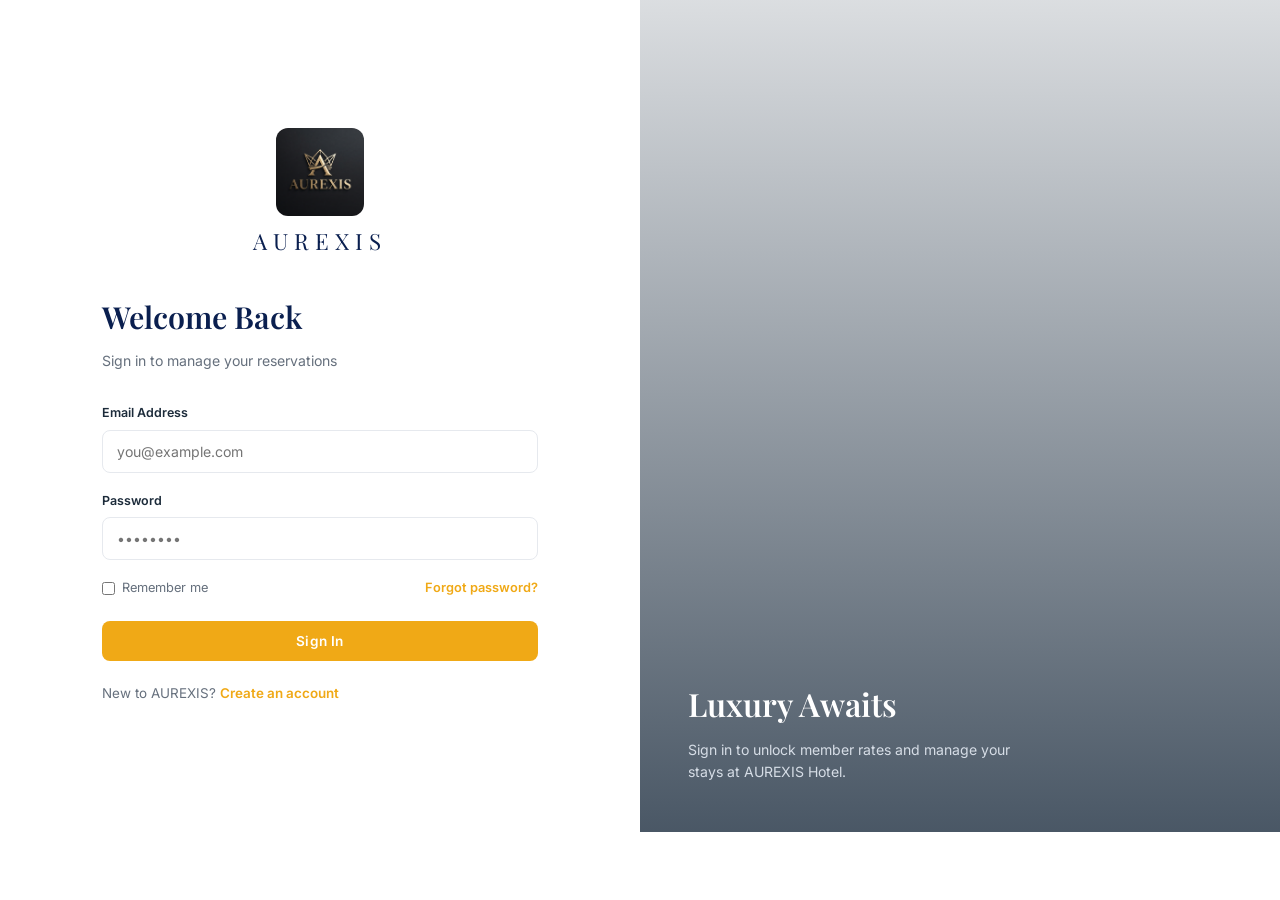
<file: login.html>
<!doctype html>
<html lang="en">
  <head>
    <meta charset="UTF-8" />
    <meta name="viewport" content="width=device-width, initial-scale=1.0" />
    <title>Login — Aurexis Hotel</title>
    <link rel="stylesheet" href="css/style.css" />
    <link
      rel="stylesheet"
      href="https://cdnjs.cloudflare.com/ajax/libs/font-awesome/6.5.2/css/all.min.css"
    />
  </head>
  <body>
    <main class="auth">
      <!-- FORM SIDE -->
      <div class="auth-form-side">
        <div class="auth-brand">
          <img src="img/Logo%20img.jpg" alt="Aurexis logo" class="logo-img">
          <div class="brand-name">AUREXIS</div>
        </div>
        <h2>Welcome Back</h2>
        <p class="sub">Sign in to manage your reservations</p>
        <form>
          <div class="field">
            <label for="lemail">Email Address</label>
            <input
              type="email"
              id="lemail"
              placeholder="you@example.com"
              required
            />
            <p class="error">Please enter a valid email.</p>
          </div>
          <div class="field">
            <label for="lpass">Password</label>
            <div class="pw-wrap">
              <input
                type="password"
                id="lpass"
                placeholder="••••••••"
                required
              />
            </div>
            <p class="error">Please enter your password.</p>
          </div>
          <div class="auth-row">
            <label class="remember"
              ><input type="checkbox" /> Remember me</label
            >
            <a class="forgot" href="#">Forgot password?</a>
          </div>
          <button type="submit" class="btn btn-full">Sign In</button>
        </form>
        <p class="auth-alt">
          New to AUREXIS? <a href="signup.html">Create an account</a>
        </p>
      </div>

      <!-- IMAGE SIDE -->
      <div class="auth-side">
        <div class="hero-media">
        </div>
        <div class="auth-side-caption">
          <h2>Luxury Awaits</h2>
          <p>
            Sign in to unlock member rates and manage your stays at AUREXIS
            Hotel.
          </p>
        </div>
      </div>
    </main>  </body>
</html>
</file>
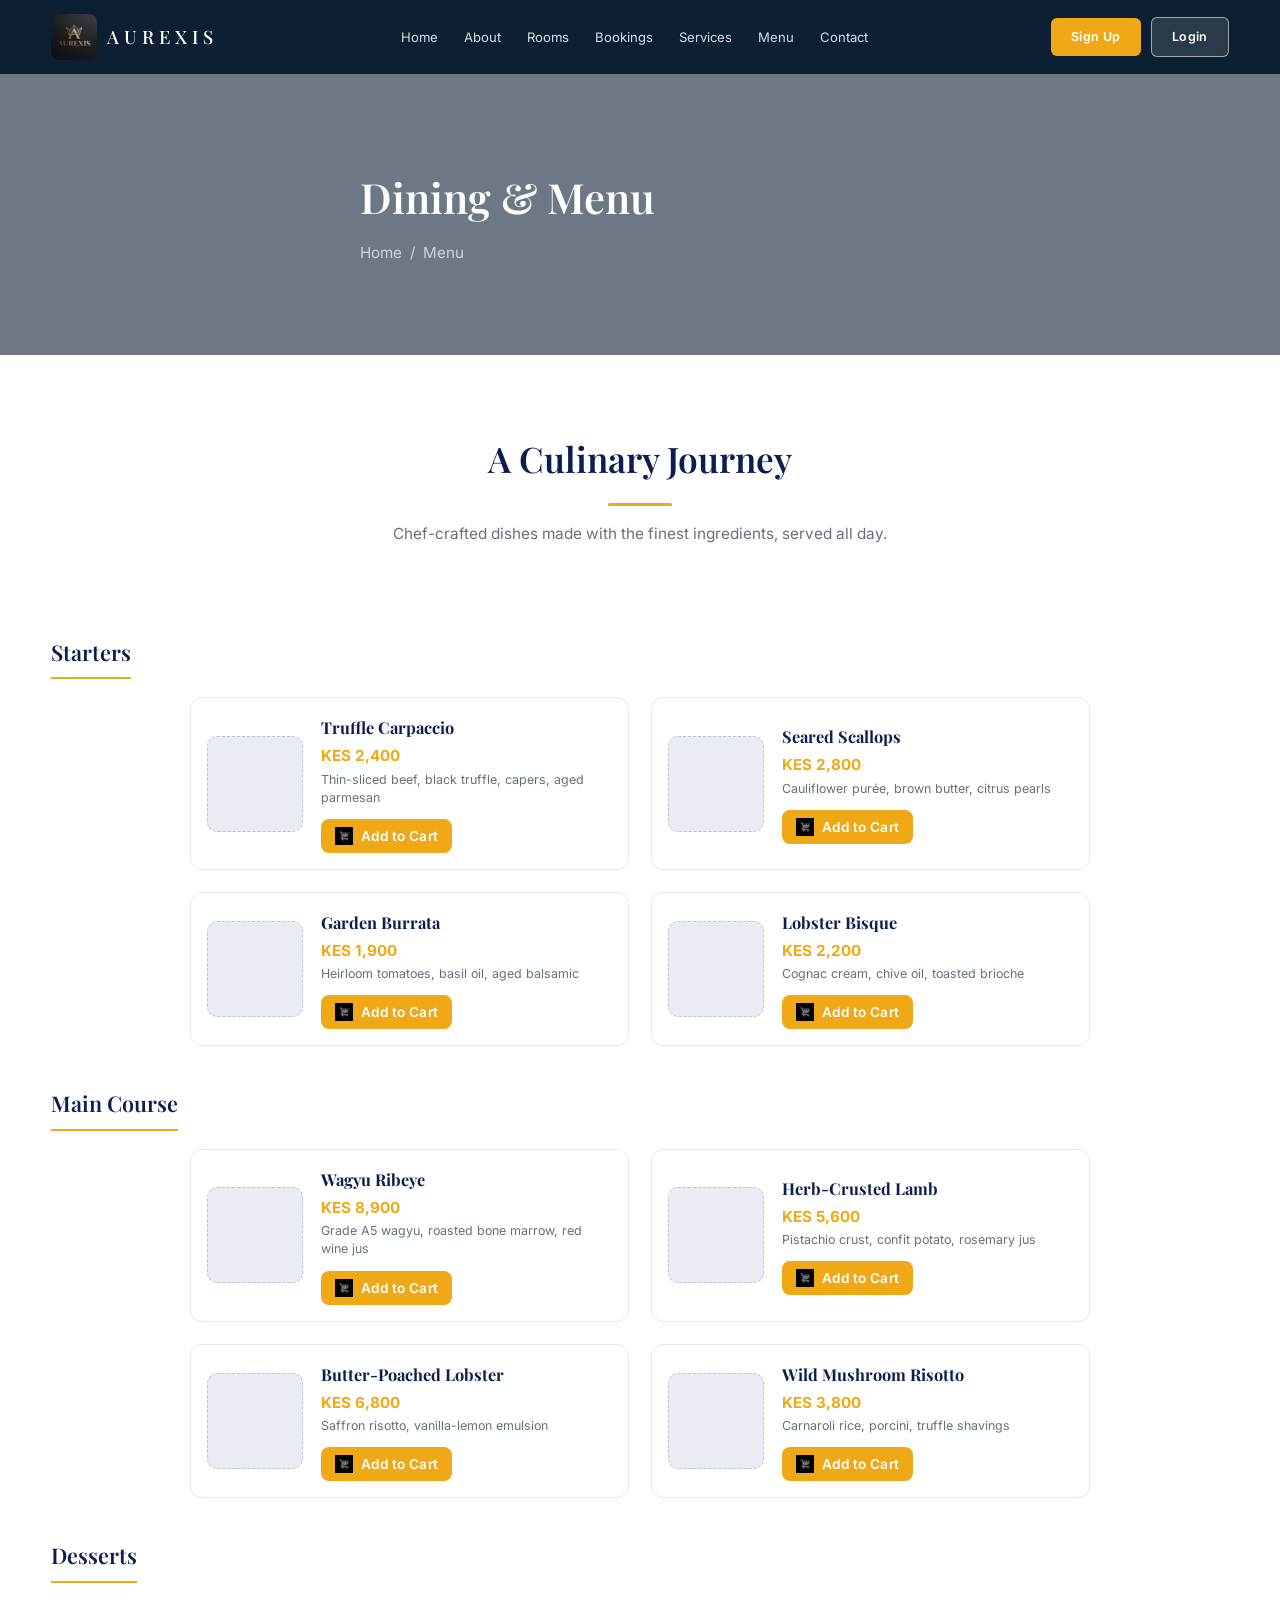
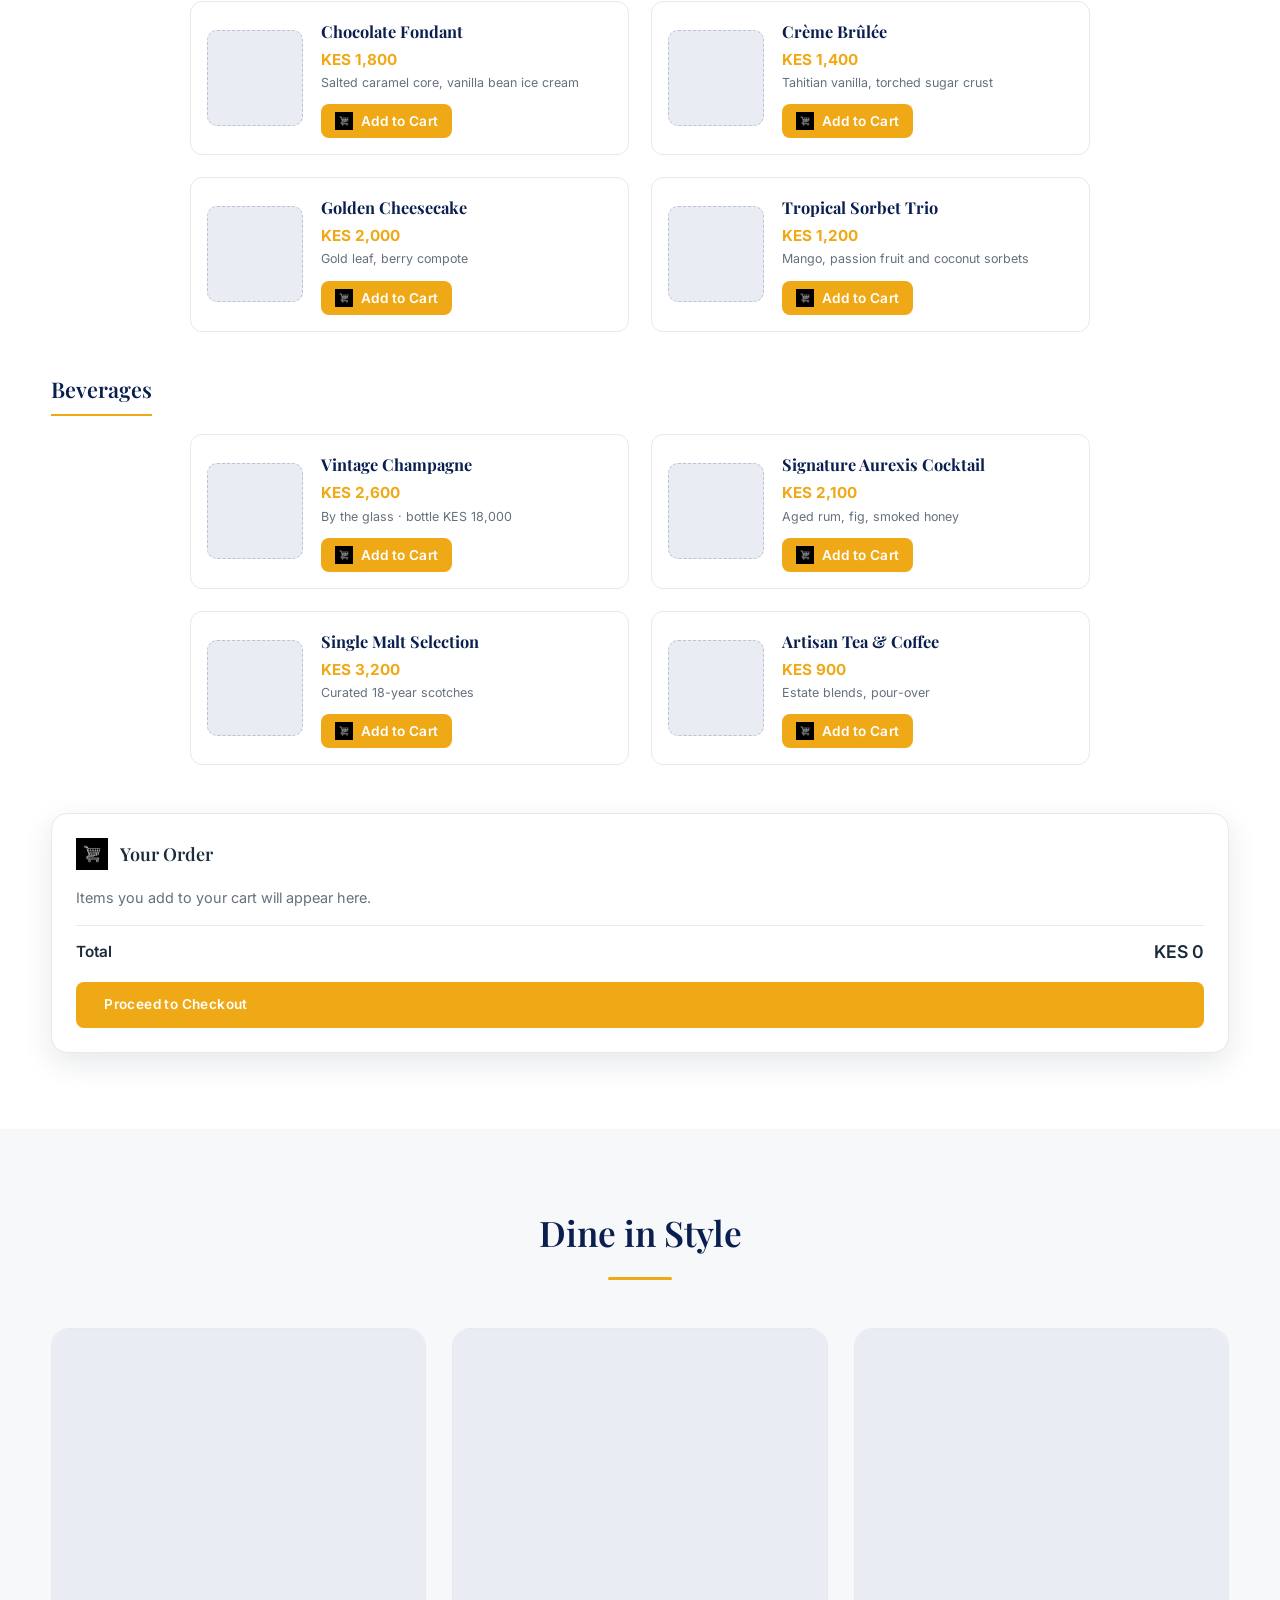
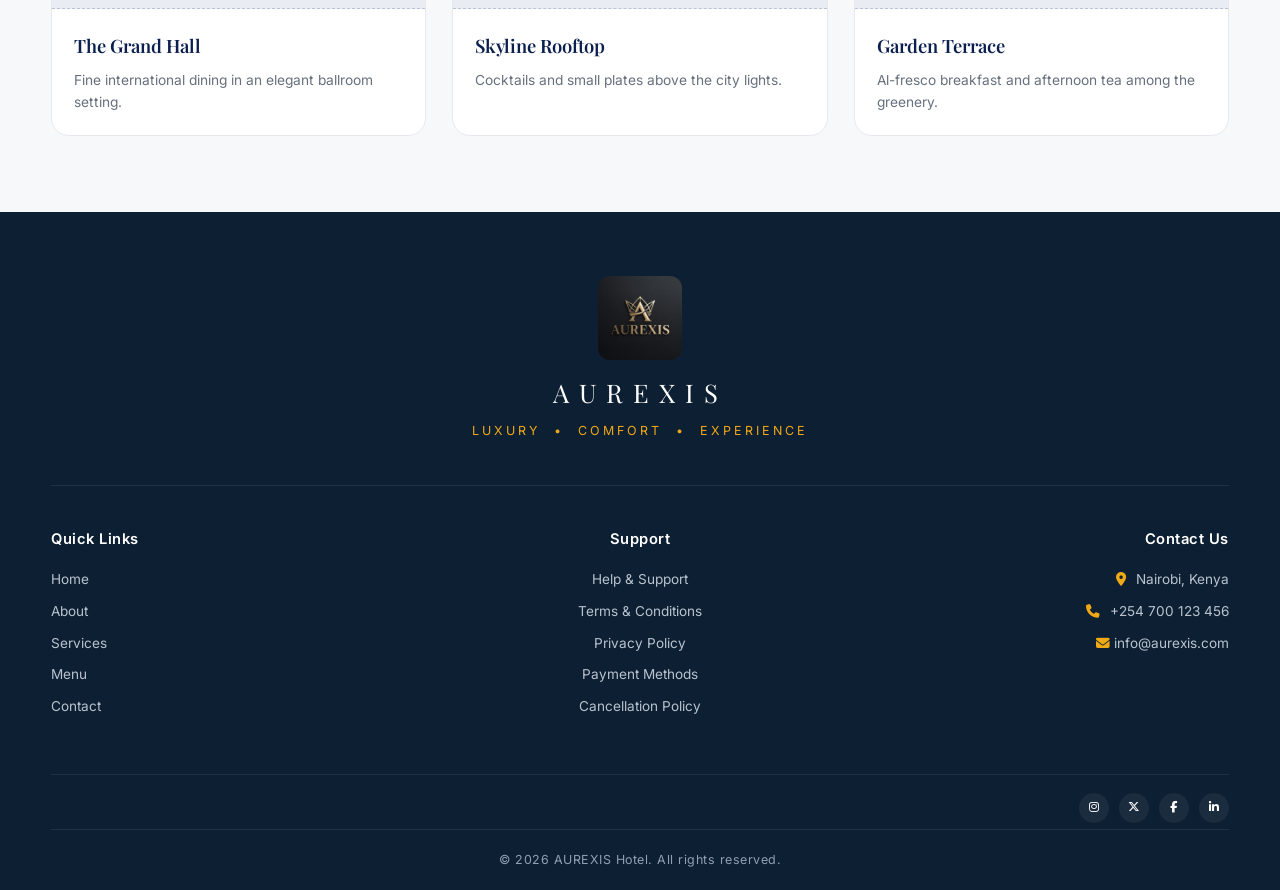
<file: menu.html>
<!doctype html>
<html lang="en">
  <head>
    <meta charset="UTF-8" />
    <meta name="viewport" content="width=device-width, initial-scale=1.0" />
    <title>Dining Menu — Aurexis Hotel</title>
    <link rel="stylesheet" href="css/style.css" />
    <link
      rel="stylesheet"
      href="https://cdnjs.cloudflare.com/ajax/libs/font-awesome/6.5.2/css/all.min.css"
    />
  </head>
  <body>

    <!-- HEADER -->
    <header>
      <div class="container nav-wrap">
        <a href="index.html" class="logo">
          <img src="img/Logo%20img.jpg" alt="Aurexis logo" class="logo-img" />
          <h1>AUREXIS</h1>
        </a><nav id="mainNav">
          <ul>
            <li><a href="index.html">Home</a></li><li><a href="about.html">About</a></li>
            <li><a href="rooms.html">Rooms</a></li><li><a href="bookings.html">Bookings</a></li><li><a href="services.html">Services</a></li>
            <li><a href="menu.html">Menu</a></li><li><a href="contact.html">Contact</a></li>
          </ul>
        </nav>
        <div class="nav-actions">
          <a href="signup.html" class="btn">Sign Up</a><a href="login.html" class="btn btn-outline-light">Login</a>
        </div>
      </div>
    </header>
    <!-- PAGE BANNER -->
    <div class="page-banner">
      <div class="hero-media"></div>
      <div class="container page-banner-inner">
        <h2>Dining &amp; Menu</h2><p class="sub">Home &nbsp;/&nbsp; Menu</p>
      </div>
    </div>

    <!-- MENU CARDS -->
    <section>
      <div class="container">
        <div class="sec-head">
          <h2>A Culinary Journey</h2>
          <div class="line"></div>
          <p>
            Chef-crafted dishes made with the finest ingredients, served all day.
          </p>
        </div>
        <!-- Starters -->
        <h3 class="menu-section-title">Starters</h3>
        <div class="food-grid menu-panel" id="menu-starters">
          <div
            class="food-card"
            data-item="Truffle Carpaccio"
            data-price="2400"
          >
            <div class="img-ph"></div>
            <div>
              <h4>Truffle Carpaccio</h4>
              <div class="price">KES 2,400</div>
              <small
                >Thin-sliced beef, black truffle, capers, aged parmesan</small
              >
              <button type="button" class="btn add-to-cart-btn">
                <img
                  src="img/cart%20logo.jpg"
                  alt=""
                  class="cart-icon-img"
                />Add to Cart
              </button>
            </div>
          </div>
          <div
            class="food-card"
            data-item="Seared Scallops"
            data-price="2800"
          >
            <div class="img-ph"></div>
            <div>
              <h4>Seared Scallops</h4>
              <div class="price">KES 2,800</div>
              <small>Cauliflower purée, brown butter, citrus pearls</small>
              <button type="button" class="btn add-to-cart-btn">
                <img
                  src="img/cart%20logo.jpg"
                  alt=""
                  class="cart-icon-img"
                />Add to Cart
              </button>
            </div>
          </div>
          <div
            class="food-card"
            data-item="Garden Burrata"
            data-price="1900"
          >
            <div class="img-ph"></div>
            <div>
              <h4>Garden Burrata</h4>
              <div class="price">KES 1,900</div>
              <small>Heirloom tomatoes, basil oil, aged balsamic</small>
              <button type="button" class="btn add-to-cart-btn">
                <img
                  src="img/cart%20logo.jpg"
                  alt=""
                  class="cart-icon-img"
                />Add to Cart
              </button>
            </div>
          </div>
          <div
            class="food-card"
            data-item="Lobster Bisque"
            data-price="2200"
          >
            <div class="img-ph"></div>
            <div>
              <h4>Lobster Bisque</h4>
              <div class="price">KES 2,200</div>
              <small>Cognac cream, chive oil, toasted brioche</small>
              <button type="button" class="btn add-to-cart-btn">
                <img
                  src="img/cart%20logo.jpg"
                  alt=""
                  class="cart-icon-img"
                />Add to Cart
              </button>
            </div>
          </div>
        </div>

        <!-- Mains -->
        <h3 class="menu-section-title">Main Course</h3>
        <div class="food-grid menu-panel" id="menu-mains">
          <div
            class="food-card"
            data-item="Wagyu Ribeye"
            data-price="8900"
          >
            <div class="img-ph"></div>
            <div>
              <h4>Wagyu Ribeye</h4>
              <div class="price">KES 8,900</div>
              <small>Grade A5 wagyu, roasted bone marrow, red wine jus</small>
              <button type="button" class="btn add-to-cart-btn">
                <img
                  src="img/cart%20logo.jpg"
                  alt=""
                  class="cart-icon-img"
                />Add to Cart
              </button>
            </div>
          </div>
          <div
            class="food-card"
            data-item="Herb-Crusted Lamb"
            data-price="5600"
          >
            <div class="img-ph"></div>
            <div>
              <h4>Herb-Crusted Lamb</h4>
              <div class="price">KES 5,600</div>
              <small>Pistachio crust, confit potato, rosemary jus</small>
              <button type="button" class="btn add-to-cart-btn">
                <img
                  src="img/cart%20logo.jpg"
                  alt=""
                  class="cart-icon-img"
                />Add to Cart
              </button>
            </div>
          </div>
          <div
            class="food-card"
            data-item="Butter-Poached Lobster"
            data-price="6800"
          >
            <div class="img-ph"></div>
            <div>
              <h4>Butter-Poached Lobster</h4>
              <div class="price">KES 6,800</div>
              <small>Saffron risotto, vanilla-lemon emulsion</small>
              <button type="button" class="btn add-to-cart-btn">
                <img
                  src="img/cart%20logo.jpg"
                  alt=""
                  class="cart-icon-img"
                />Add to Cart
              </button>
            </div>
          </div>
          <div
            class="food-card"
            data-item="Wild Mushroom Risotto"
            data-price="3800"
          >
            <div class="img-ph"></div>
            <div>
              <h4>Wild Mushroom Risotto</h4>
              <div class="price">KES 3,800</div>
              <small>Carnaroli rice, porcini, truffle shavings</small>
              <button type="button" class="btn add-to-cart-btn">
                <img
                  src="img/cart%20logo.jpg"
                  alt=""
                  class="cart-icon-img"
                />Add to Cart
              </button>
            </div>
          </div>
        </div>

        <!-- Desserts -->
        <h3 class="menu-section-title">Desserts</h3>
        <div class="food-grid menu-panel" id="menu-desserts">
          <div
            class="food-card"
            data-item="Chocolate Fondant"
            data-price="1800"
          >
            <div class="img-ph"></div>
            <div>
              <h4>Chocolate Fondant</h4>
              <div class="price">KES 1,800</div>
              <small>Salted caramel core, vanilla bean ice cream</small>
              <button type="button" class="btn add-to-cart-btn">
                <img
                  src="img/cart%20logo.jpg"
                  alt=""
                  class="cart-icon-img"
                />Add to Cart
              </button>
            </div>
          </div>
          <div
            class="food-card"
            data-item="Crème Brûlée"
            data-price="1400"
          >
            <div class="img-ph"></div>
            <div>
              <h4>Crème Brûlée</h4>
              <div class="price">KES 1,400</div>
              <small>Tahitian vanilla, torched sugar crust</small>
              <button type="button" class="btn add-to-cart-btn">
                <img
                  src="img/cart%20logo.jpg"
                  alt=""
                  class="cart-icon-img"
                />Add to Cart
              </button>
            </div>
          </div>
          <div
            class="food-card"
            data-item="Golden Cheesecake"
            data-price="2000"
          >
            <div class="img-ph"></div>
            <div>
              <h4>Golden Cheesecake</h4>
              <div class="price">KES 2,000</div>
              <small>Gold leaf, berry compote</small>
              <button type="button" class="btn add-to-cart-btn">
                <img
                  src="img/cart%20logo.jpg"
                  alt=""
                  class="cart-icon-img"
                />Add to Cart
              </button>
            </div>
          </div>
          <div
            class="food-card"
            data-item="Tropical Sorbet Trio"
            data-price="1200"
          >
            <div class="img-ph"></div>
            <div>
              <h4>Tropical Sorbet Trio</h4>
              <div class="price">KES 1,200</div>
              <small>Mango, passion fruit and coconut sorbets</small>
              <button type="button" class="btn add-to-cart-btn">
                <img
                  src="img/cart%20logo.jpg"
                  alt=""
                  class="cart-icon-img"
                />Add to Cart
              </button>
            </div>
          </div>
        </div>

        <!-- Beverages -->
        <h3 class="menu-section-title">Beverages</h3>
        <div class="food-grid menu-panel" id="menu-drinks">
          <div
            class="food-card"
            data-item="Vintage Champagne"
            data-price="2600"
          >
            <div class="img-ph"></div>
            <div>
              <h4>Vintage Champagne</h4>
              <div class="price">KES 2,600</div>
              <small>By the glass · bottle KES 18,000</small>
              <button type="button" class="btn add-to-cart-btn">
                <img
                  src="img/cart%20logo.jpg"
                  alt=""
                  class="cart-icon-img"
                />Add to Cart
              </button>
            </div>
          </div>
          <div
            class="food-card"
            data-item="Signature Aurexis Cocktail"
            data-price="2100"
          >
            <div class="img-ph"></div>
            <div>
              <h4>Signature Aurexis Cocktail</h4>
              <div class="price">KES 2,100</div>
              <small>Aged rum, fig, smoked honey</small>
              <button type="button" class="btn add-to-cart-btn">
                <img
                  src="img/cart%20logo.jpg"
                  alt=""
                  class="cart-icon-img"
                />Add to Cart
              </button>
            </div>
          </div>
          <div
            class="food-card"
            data-item="Single Malt Selection"
            data-price="3200"
          >
            <div class="img-ph"></div>
            <div>
              <h4>Single Malt Selection</h4>
              <div class="price">KES 3,200</div>
              <small>Curated 18-year scotches</small>
              <button type="button" class="btn add-to-cart-btn">
                <img
                  src="img/cart%20logo.jpg"
                  alt=""
                  class="cart-icon-img"
                />Add to Cart
              </button>
            </div>
          </div>
          <div
            class="food-card"
            data-item="Artisan Tea &amp; Coffee"
            data-price="900"
          >
            <div class="img-ph"></div>
            <div>
              <h4>Artisan Tea &amp; Coffee</h4>
              <div class="price">KES 900</div>
              <small>Estate blends, pour-over</small>
              <button type="button" class="btn add-to-cart-btn">
                <img
                  src="img/cart%20logo.jpg"
                  alt=""
                  class="cart-icon-img"
                />Add to Cart
              </button>
            </div>
          </div>
        </div>

        <!-- CART SUMMARY / CHECKOUT (static - no functionality yet) -->
        <div class="cart-summary" id="cartSummary">
          <div class="cart-summary-head">
            <img
              src="img/cart%20logo.jpg"
              alt="Cart"
              class="cart-icon-img lg"
            />
            <h3>Your Order</h3>
          </div>
          <ul class="cart-items">
            <li class="cart-empty-note">
              Items you add to your cart will appear here.
            </li>
          </ul>
          <div class="cart-total">
            <span>Total</span>
            <span class="price">KES 0</span>
          </div>
          <a href="payments.html" class="btn btn-full">Proceed to Checkout</a>
        </div>

      </div>
    </section>

    <!-- DINING VENUES -->
    <section class="bg-light">
      <div class="container">
        <div class="sec-head"><h2>Dine in Style</h2><div class="line"></div></div>
        <div class="cards">
          <div class="card"><div class="img-ph"></div><div class="card-body"><h3>The Grand Hall</h3><p>Fine international dining in an elegant ballroom setting.</p></div></div>
          <div class="card"><div class="img-ph"></div><div class="card-body"><h3>Skyline Rooftop</h3><p>Cocktails and small plates above the city lights.</p></div></div>
          <div class="card"><div class="img-ph"></div><div class="card-body"><h3>Garden Terrace</h3><p>Al-fresco breakfast and afternoon tea among the greenery.</p></div></div>
        </div>
      </div>
    </section>

    <!-- FOOTER -->
    <footer>
      <div class="container">
        <div class="footer-brand">
          <img src="img/Logo%20img.jpg" alt="Aurexis logo" class="logo-img" />
          <div class="brand-name">AUREXIS</div>
          <p class="tagline">Luxury &nbsp;&#8226;&nbsp; Comfort &nbsp;&#8226;&nbsp; Experience</p>
        </div>
        <div class="footer-cols">
          <div><h4>Quick Links</h4><ul>
            <li><a href="index.html">Home</a></li><li><a href="about.html">About</a></li>
            <li><a href="services.html">Services</a></li><li><a href="menu.html">Menu</a></li>
            <li><a href="contact.html">Contact</a></li>
          </ul></div>
          <div><h4>Support</h4><ul>
            <li><a href="support.html">Help &amp; Support</a></li><li><a href="support.html#terms">Terms &amp; Conditions</a></li>
            <li><a href="support.html#privacy">Privacy Policy</a></li><li><a href="support.html#payment-methods">Payment Methods</a></li>
            <li><a href="support.html#cancellation">Cancellation Policy</a></li>
          </ul></div>
          <div><h4>Contact Us</h4><ul>
            <li><i class="fa-solid fa-location-dot"></i> Nairobi, Kenya</li>
            <li><i class="fa-solid fa-phone"></i> +254 700 123 456</li>
            <li><i class="fa-solid fa-envelope"></i> info@aurexis.com</li>
          </ul></div>
        </div>
        <div class="footer-social sm">
          <a href="#" aria-label="Instagram"><i class="fa-brands fa-instagram"></i></a>
          <a href="#" aria-label="X"><i class="fa-brands fa-x-twitter"></i></a>
          <a href="#" aria-label="Facebook"><i class="fa-brands fa-facebook-f"></i></a>
          <a href="#" aria-label="LinkedIn"><i class="fa-brands fa-linkedin-in"></i></a>
        </div>
        <div class="footer-bottom">
          © 2026 AUREXIS Hotel. All rights reserved.
        </div>
      </div>
    </footer>  </body>
</html>
</file>
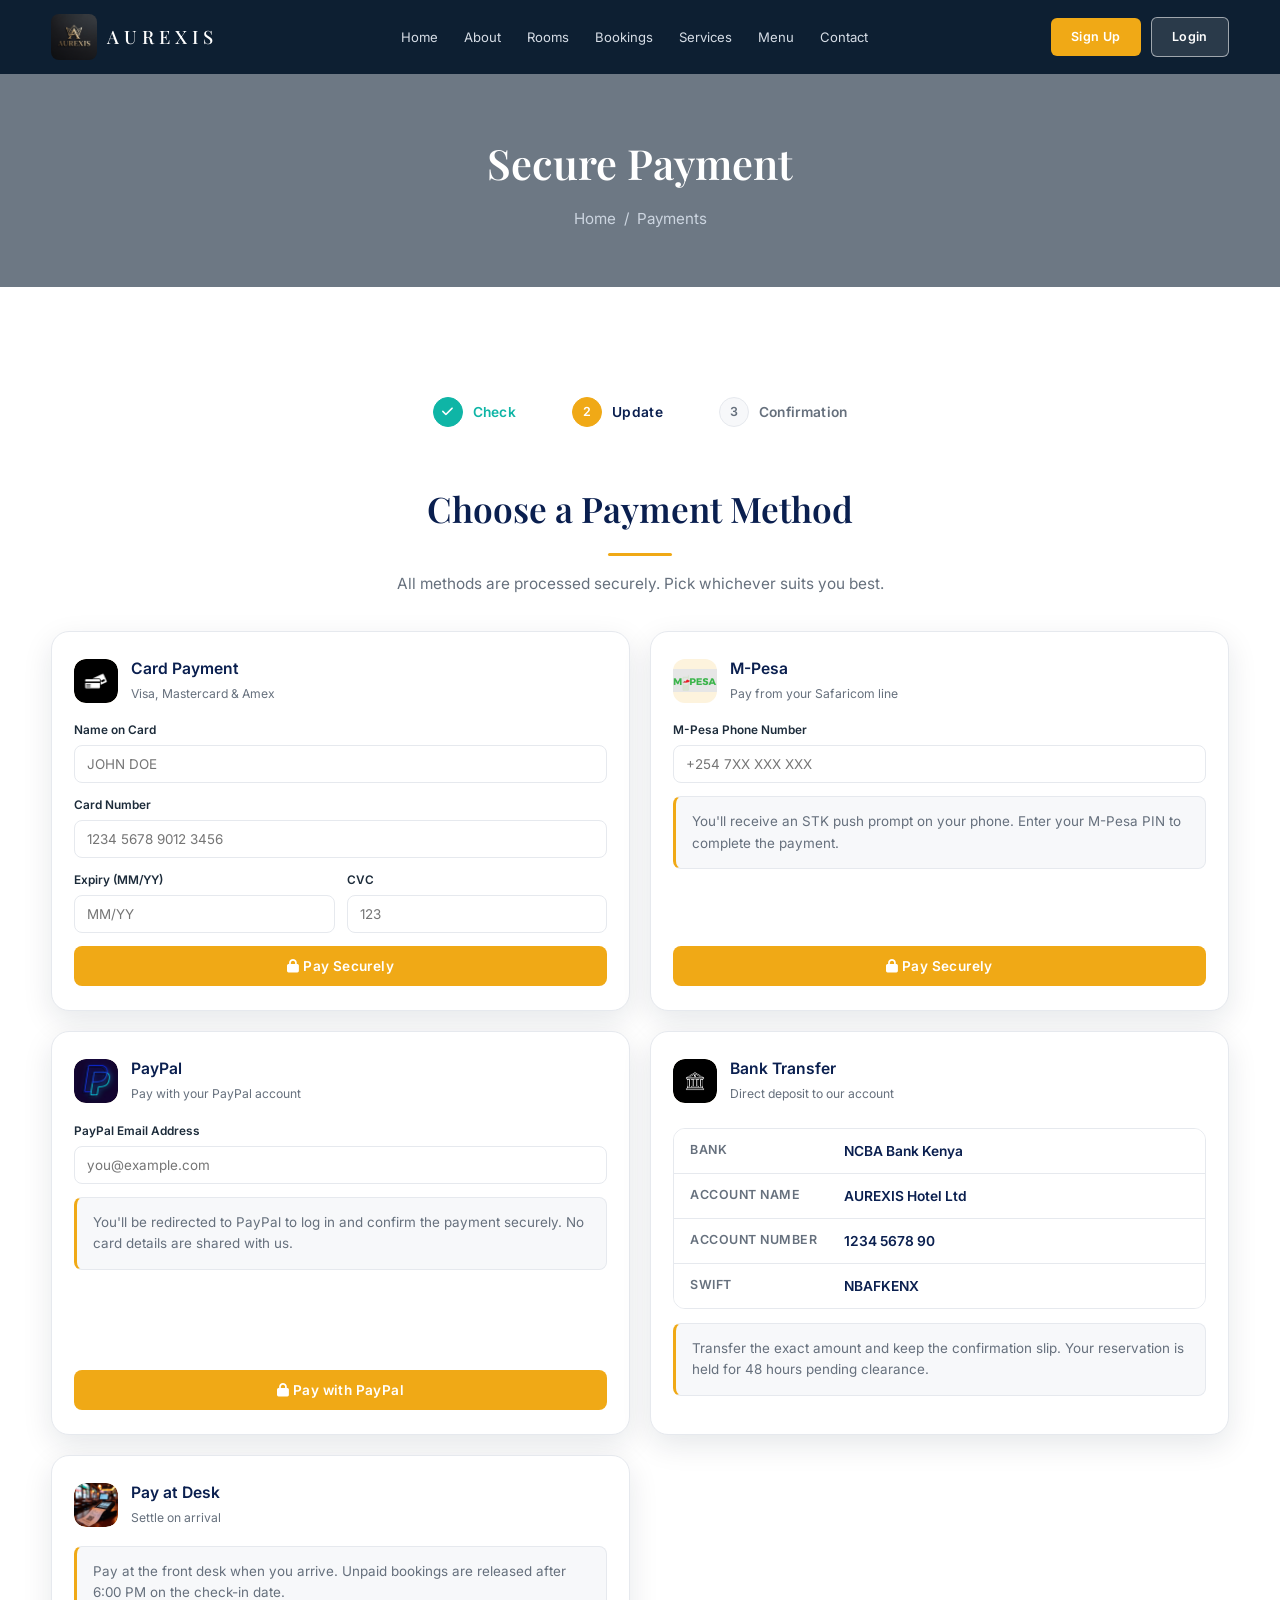
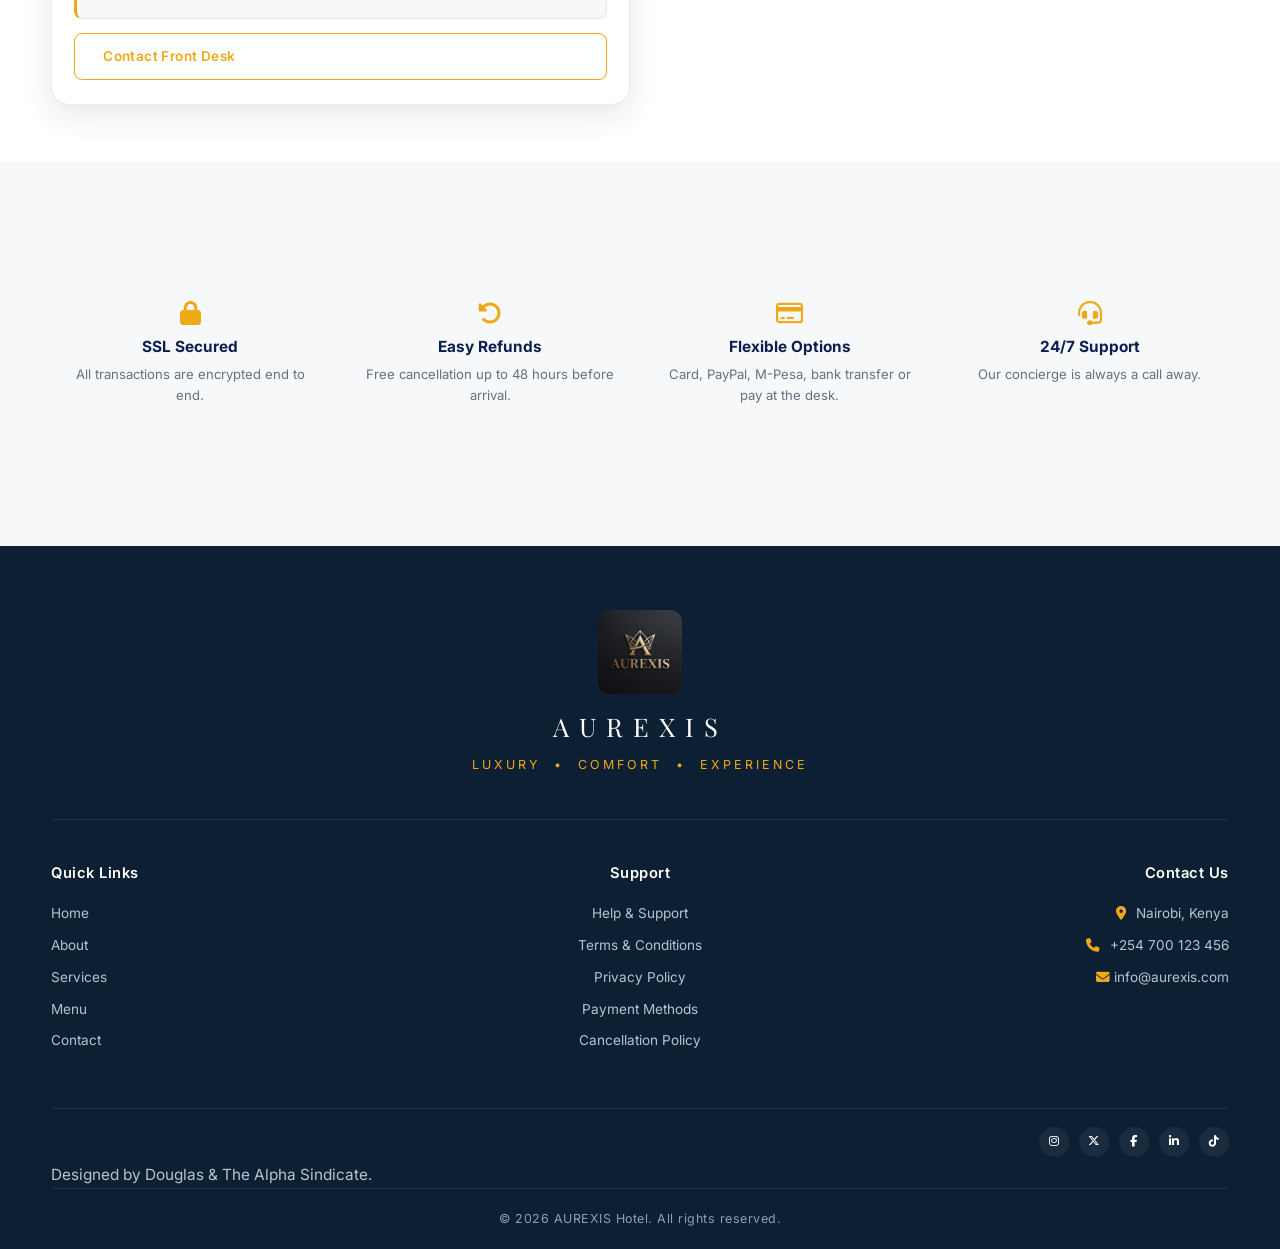
<file: payments.html>
<!doctype html>
<html lang="en">
  <head>
    <meta charset="UTF-8" />
    <meta name="viewport" content="width=device-width, initial-scale=1.0" />
    <title>Payments &mdash; Aurexis Hotel</title>
    <link rel="stylesheet" href="css/style.css" />
    <link
      rel="stylesheet"
      href="https://cdnjs.cloudflare.com/ajax/libs/font-awesome/6.5.2/css/all.min.css"
    />
  </head>
  <body>
    <!-- HEADER -->
    <header>
      <div class="container nav-wrap">
        <a href="index.html" class="logo">
          <img src="img/Logo%20img.jpg" alt="Aurexis logo" class="logo-img" />
          <h1>AUREXIS</h1>
        </a>
        <nav id="mainNav">
          <ul>
            <li><a href="index.html">Home</a></li>
            <li><a href="about.html">About</a></li>
            <li><a href="rooms.html">Rooms</a></li>
            <li><a href="bookings.html">Bookings</a></li>
            <li><a href="services.html">Services</a></li>
            <li><a href="menu.html">Menu</a></li>
            <li><a href="contact.html">Contact</a></li>
          </ul>
        </nav>
        <div class="nav-actions">
          <a href="signup.html" class="btn">Sign Up</a>
          <a href="login.html" class="btn btn-outline-light">Login</a>
        </div>
      </div>
    </header>

    <!-- PAGE BANNER -->
    <div class="page-banner center pay-banner">
      <div class="hero-media"></div>
      <div class="container page-banner-inner">
        <h2>Secure Payment</h2>
        <p class="sub">Home &nbsp;/&nbsp; Payments</p>
      </div>
    </div>

    <!-- STEPS -->
    <section class="pay-steps-band">
      <div class="container">
        <ol class="pay-steps">
          <li class="done">
            <span><i class="fa-solid fa-check"></i></span> Check
          </li>
          <li class="active"><span>2</span> Update</li>
          <li><span>3</span> Confirmation</li>
        </ol>
      </div>
    </section>

    <!-- PAYMENT METHODS GRID -->
    <section class="pay-section">
      <div class="container">
        <div class="sec-head">
          <h2>Choose a Payment Method</h2>
          <div class="line"></div>
          <p>
            All methods are processed securely. Pick whichever suits you best.
          </p>
        </div>

        <div class="pay-grid">
          <!-- Card -->
          <div class="pay-card">
            <div class="pay-card-head">
              <span class="pay-card-ic"
                ><img src="img/Card%20logo.jpg" alt="Card payment"
              /></span>
              <div>
                <h4>Card Payment</h4>
                <small>Visa, Mastercard & Amex</small>
              </div>
            </div>
            <form>
              <div class="field">
                <label for="cardName">Name on Card</label>
                <input
                  type="text"
                  id="cardName"
                  placeholder="JOHN DOE"
                  required
                />
              </div>
              <div class="field">
                <label for="cardNumber">Card Number</label>
                <input
                  type="text"
                  id="cardNumber"
                  inputmode="numeric"
                  placeholder="1234 5678 9012 3456"
                  maxlength="19"
                  required
                />
              </div>
              <div class="pay-inline">
                <div class="field">
                  <label for="cardExpiry">Expiry (MM/YY)</label>
                  <input
                    type="text"
                    id="cardExpiry"
                    inputmode="numeric"
                    placeholder="MM/YY"
                    maxlength="5"
                    required
                  />
                </div>
                <div class="field">
                  <label for="cardCvc">CVC</label>
                  <input
                    type="text"
                    id="cardCvc"
                    inputmode="numeric"
                    placeholder="123"
                    maxlength="4"
                    required
                  />
                </div>
              </div>
              <button type="submit" class="btn btn-full">
                <i class="fa-solid fa-lock"></i> Pay Securely
              </button>
            </form>
          </div>

          <!-- M-Pesa -->
          <div class="pay-card">
            <div class="pay-card-head">
              <span class="pay-card-ic"
                ><img src="img/Mpesa%20Logo.jpg" alt="M-Pesa"
              /></span>
              <div>
                <h4>M-Pesa</h4>
                <small>Pay from your Safaricom line</small>
              </div>
            </div>
            <form>
              <div class="field">
                <label for="mpesaPhone">M-Pesa Phone Number</label>
                <input
                  type="tel"
                  id="mpesaPhone"
                  placeholder="+254 7XX XXX XXX"
                  required
                />
              </div>
              <p class="pay-note">
                You'll receive an STK push prompt on your phone. Enter your
                M-Pesa PIN to complete the payment.
              </p>
              <button type="submit" class="btn btn-full">
                <i class="fa-solid fa-lock"></i> Pay Securely
              </button>
            </form>
          </div>

          <!-- PayPal -->
          <div class="pay-card">
            <div class="pay-card-head">
              <span class="pay-card-ic"
                ><img src="img/Paypal%20logo.jpg" alt="PayPal"
              /></span>
              <div>
                <h4>PayPal</h4>
                <small>Pay with your PayPal account</small>
              </div>
            </div>
            <form>
              <div class="field">
                <label for="paypalEmail">PayPal Email Address</label>
                <input
                  type="email"
                  id="paypalEmail"
                  placeholder="you@example.com"
                  required
                />
              </div>
              <p class="pay-note">
                You'll be redirected to PayPal to log in and confirm the payment
                securely. No card details are shared with us.
              </p>
              <button type="submit" class="btn btn-full">
                <i class="fa-solid fa-lock"></i> Pay with PayPal
              </button>
            </form>
          </div>

          <!-- Bank transfer -->
          <div class="pay-card">
            <div class="pay-card-head">
              <span class="pay-card-ic"
                ><img src="img/bank%20logo.jpg" alt="Bank transfer"
              /></span>
              <div>
                <h4>Bank Transfer</h4>
                <small>Direct deposit to our account</small>
              </div>
            </div>
            <ul class="bank-details">
              <li><span>Bank</span> NCBA Bank Kenya</li>
              <li><span>Account Name</span> AUREXIS Hotel Ltd</li>
              <li><span>Account Number</span> 1234 5678 90</li>
              <li><span>SWIFT</span> NBAFKENX</li>
            </ul>
            <p class="pay-note">
              Transfer the exact amount and keep the confirmation slip. Your
              reservation is held for 48 hours pending clearance.
            </p>
          </div>

          <!-- Pay at desk -->
          <div class="pay-card">
            <div class="pay-card-head">
              <span class="pay-card-ic"
                ><img src="img/pay at desk logo.jpg" alt="Pay at desk"
              /></span>
              <div>
                <h4>Pay at Desk</h4>
                <small>Settle on arrival</small>
              </div>
            </div>
            <p class="pay-note">
              Pay at the front desk when you arrive. Unpaid bookings are
              released after 6:00 PM on the check-in date.
            </p>
            <a href="contact.html" class="btn btn-outline"
              >Contact Front Desk</a
            >
          </div>
        </div>
      </div>
    </section>

    <!-- TRUST STRIP -->
    <section class="bg-light">
      <div class="container pay-trust">
        <div class="pay-trust-item">
          <i class="fa-solid fa-lock"></i>
          <h4>SSL Secured</h4>
          <p>All transactions are encrypted end to end.</p>
        </div>
        <div class="pay-trust-item">
          <i class="fa-solid fa-rotate-left"></i>
          <h4>Easy Refunds</h4>
          <p>Free cancellation up to 48 hours before arrival.</p>
        </div>
        <div class="pay-trust-item">
          <i class="fa-regular fa-credit-card"></i>
          <h4>Flexible Options</h4>
          <p>Card, PayPal, M-Pesa, bank transfer or pay at the desk.</p>
        </div>
        <div class="pay-trust-item">
          <i class="fa-solid fa-headset"></i>
          <h4>24/7 Support</h4>
          <p>Our concierge is always a call away.</p>
        </div>
      </div>
    </section>

    <!-- FOOTER -->
    <footer>
      <div class="container">
        <div class="footer-brand">
          <img src="img/Logo%20img.jpg" alt="Aurexis logo" class="logo-img" />
          <div class="brand-name">AUREXIS</div>
          <p class="tagline">
            Luxury &nbsp;&#8226;&nbsp; Comfort &nbsp;&#8226;&nbsp; Experience
          </p>
        </div>
        <div class="footer-cols">
          <div>
            <h4>Quick Links</h4>
            <ul>
              <li><a href="index.html">Home</a></li>
              <li><a href="about.html">About</a></li>
              <li><a href="services.html">Services</a></li>
              <li><a href="menu.html">Menu</a></li>
              <li><a href="contact.html">Contact</a></li>
            </ul>
          </div>
          <div>
            <h4>Support</h4>
            <ul>
              <li><a href="support.html">Help &amp; Support</a></li>
              <li><a href="#">Terms & Conditions</a></li>
              <li><a href="support.html#privacy">Privacy Policy</a></li>
              <li>
                <a href="support.html#payment-methods">Payment Methods</a>
              </li>
              <li>
                <a href="support.html#cancellation">Cancellation Policy</a>
              </li>
            </ul>
          </div>
          <div>
            <h4>Contact Us</h4>
            <ul>
              <li><i class="fa-solid fa-location-dot"></i> Nairobi, Kenya</li>
              <li><i class="fa-solid fa-phone"></i> +254 700 123 456</li>
              <li><i class="fa-solid fa-envelope"></i> info@aurexis.com</li>
            </ul>
          </div>
        </div>
        <div class="footer-social sm">
          <a href="#" aria-label="Instagram"
            ><i class="fa-brands fa-instagram"></i
          ></a>
          <a href="#" aria-label="X"><i class="fa-brands fa-x-twitter"></i></a>
          <a href="#" aria-label="Facebook"
            ><i class="fa-brands fa-facebook-f"></i
          ></a>
          <a href="#" aria-label="LinkedIn"
            ><i class="fa-brands fa-linkedin-in"></i
          ></a>
          <a href="#" aria-label="TikTok"
            ><i class="fa-brands fa-tiktok"></i
          ></a>
        </div>
        <p>Designed by Douglas & The Alpha Sindicate.</p>
        <div class="footer-bottom">
          &copy; 2026 AUREXIS Hotel. All rights reserved.
        </div>
      </div>
    </footer>
  </body>
</html>
</file>
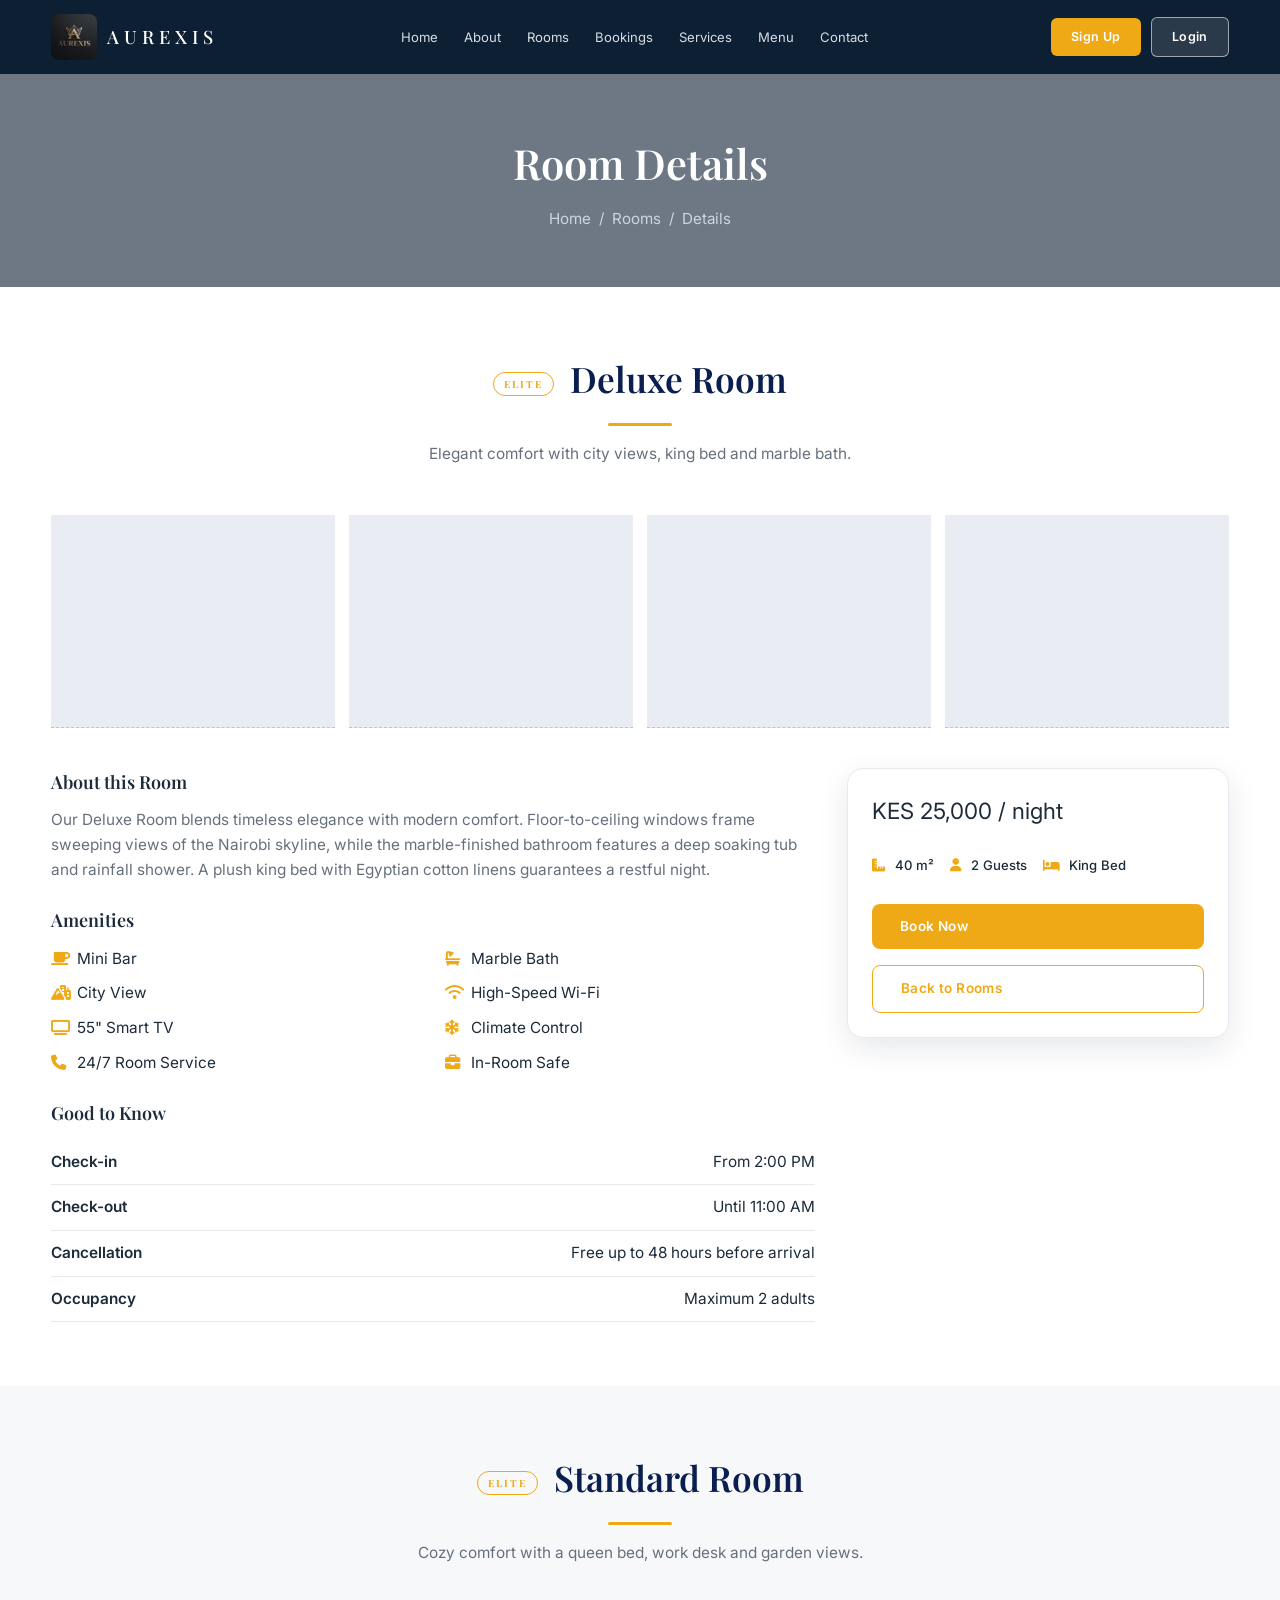
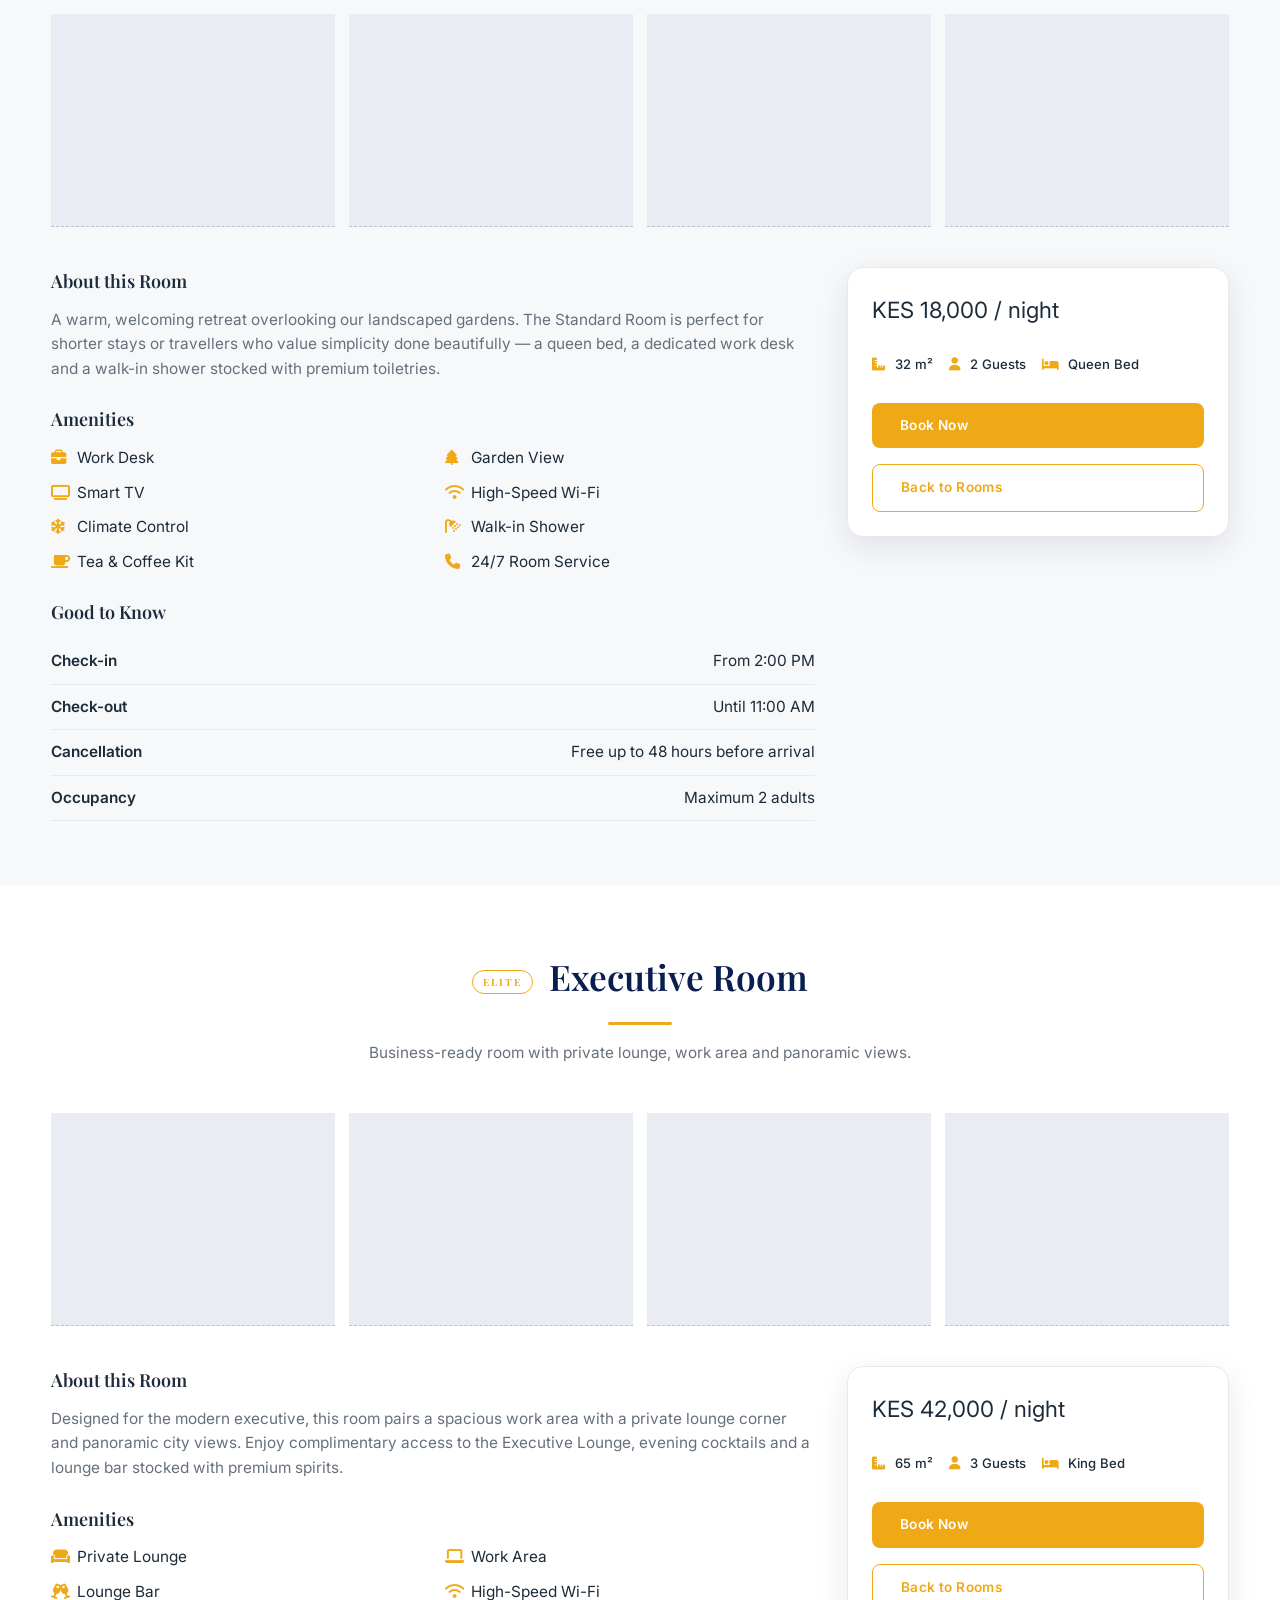
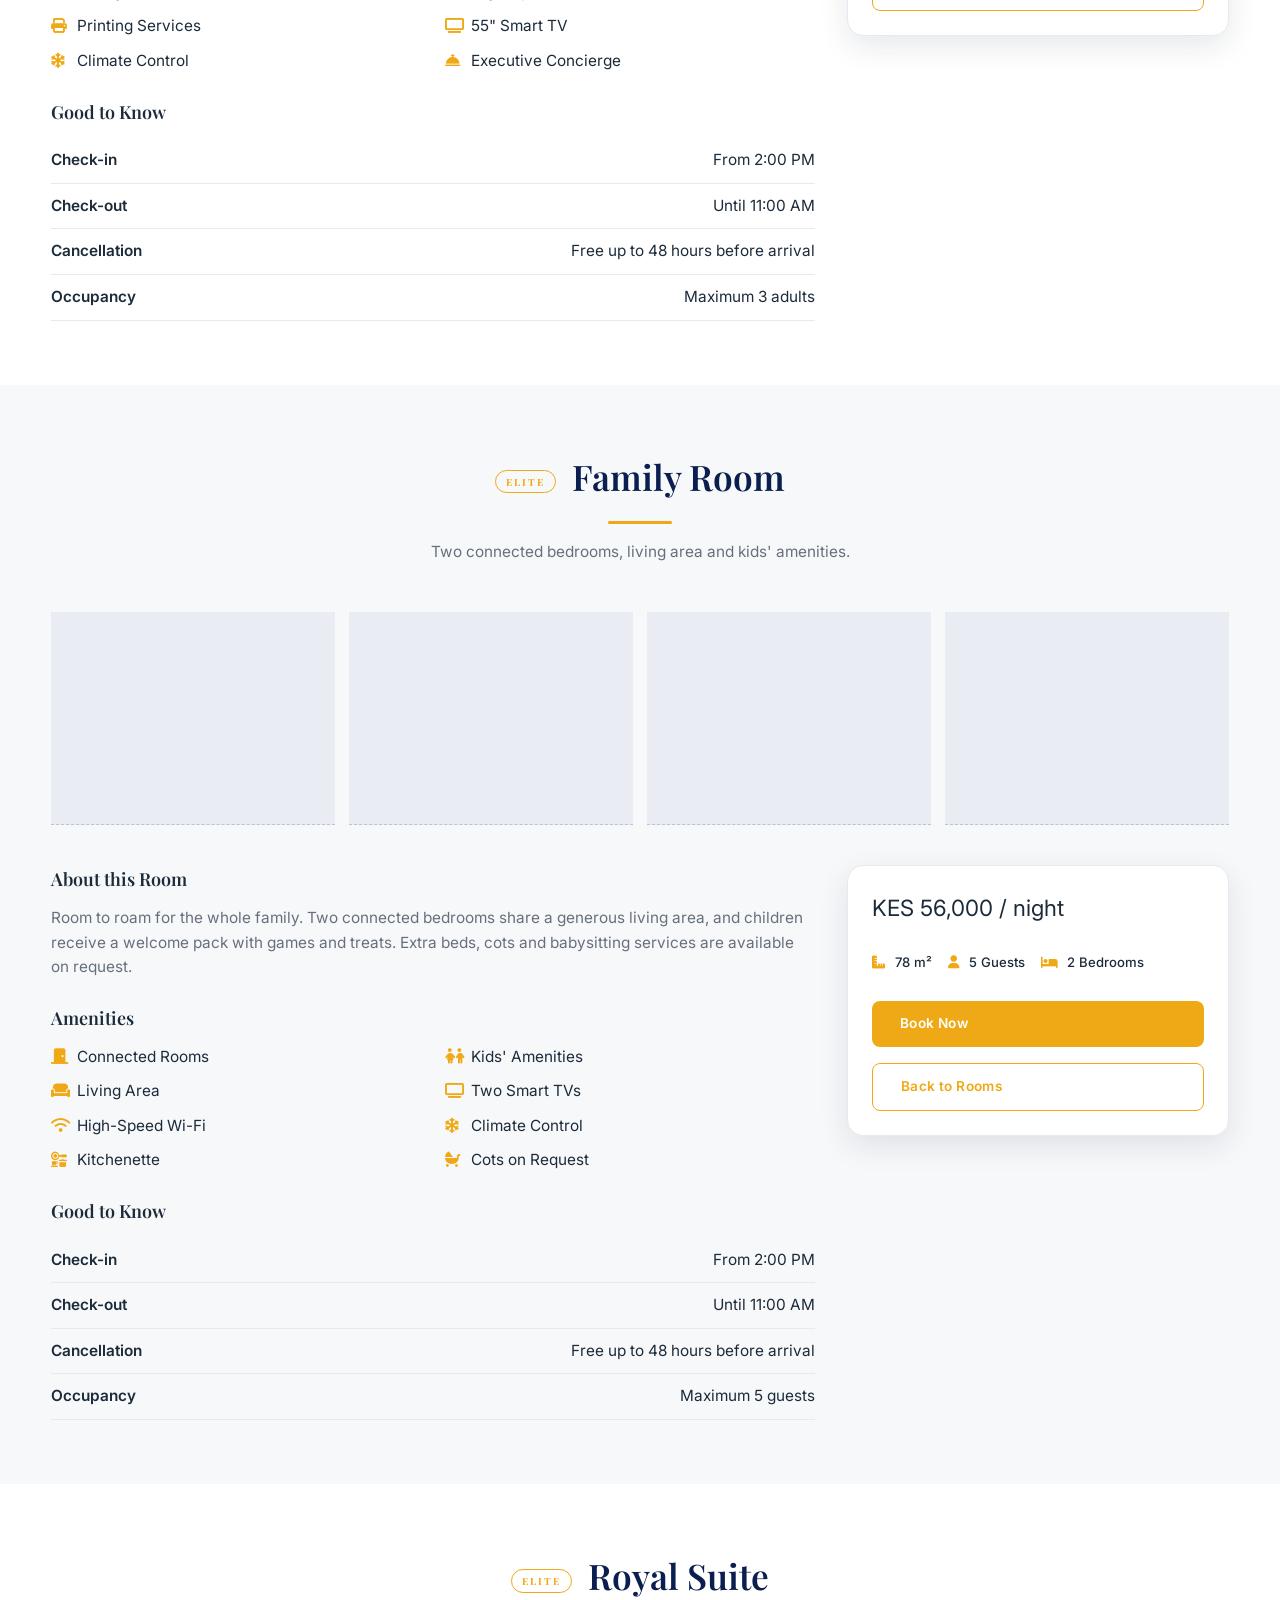
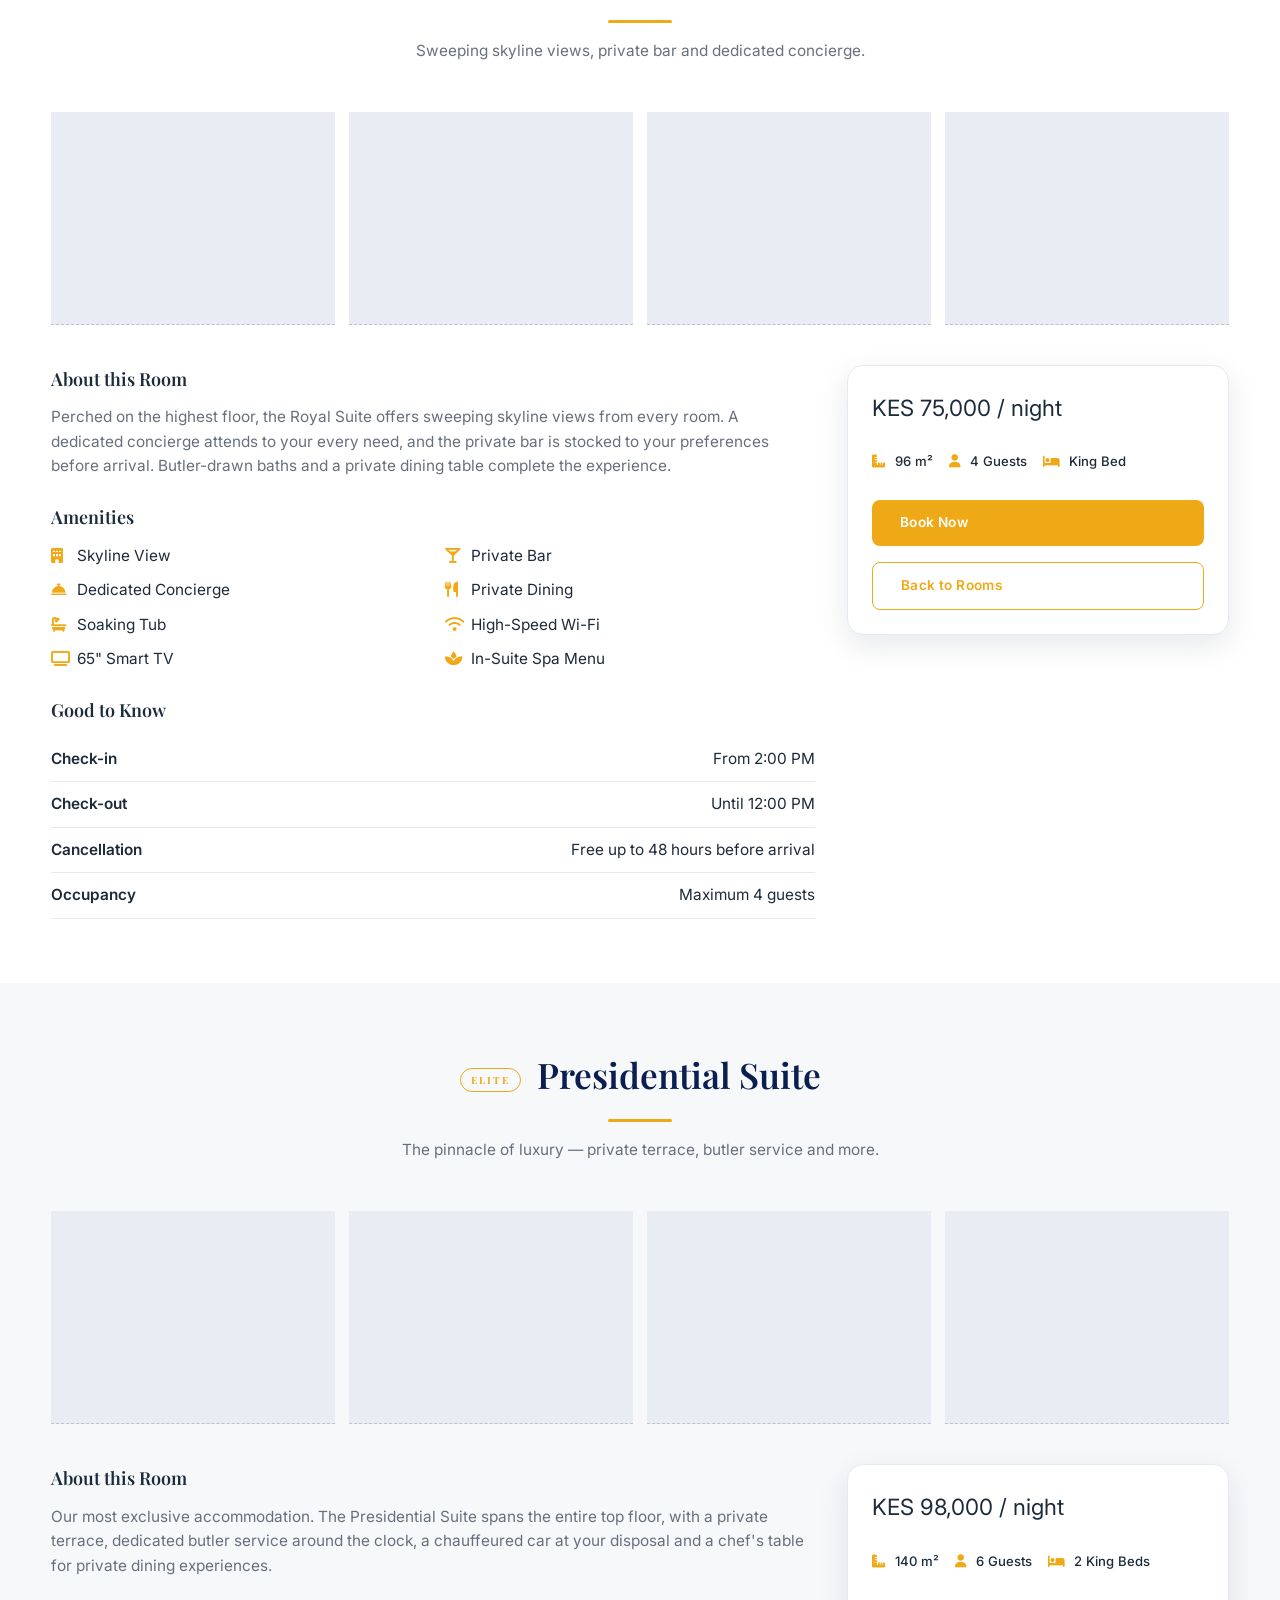
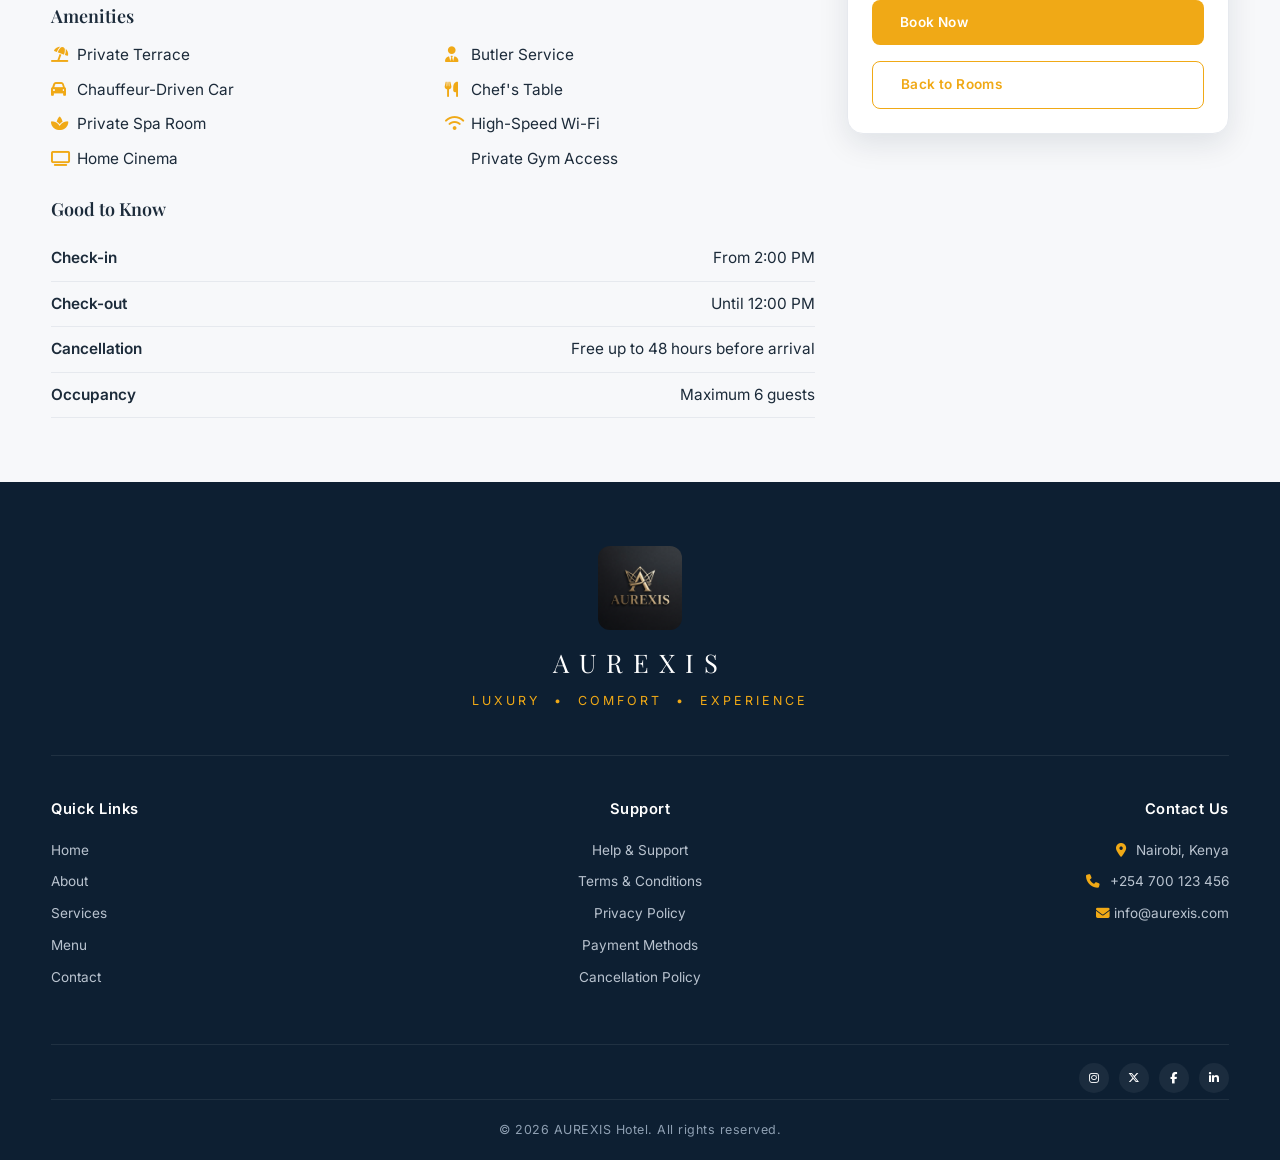
<file: room-details.html>
<!doctype html>
<html lang="en">
  <head>
    <meta charset="UTF-8" />
    <meta name="viewport" content="width=device-width, initial-scale=1.0" />
    <title>Room Details — Aurexis Hotel</title>
    <link rel="stylesheet" href="css/style.css" />
    <link
      rel="stylesheet"
      href="https://cdnjs.cloudflare.com/ajax/libs/font-awesome/6.5.2/css/all.min.css"
    />
  </head>
  <body>
    <!-- HEADER -->
    <header>
      <div class="container nav-wrap">
        <a href="index.html" class="logo">
          <img src="img/Logo%20img.jpg" alt="Aurexis logo" class="logo-img" />
          <h1>AUREXIS</h1>
        </a>
        <nav id="mainNav">
          <ul>
            <li><a href="index.html">Home</a></li>
            <li><a href="about.html">About</a></li>
            <li><a href="rooms.html">Rooms</a></li>
            <li><a href="bookings.html">Bookings</a></li>
            <li><a href="services.html">Services</a></li>
            <li><a href="menu.html">Menu</a></li>
            <li><a href="contact.html">Contact</a></li>
          </ul>
        </nav>
        <div class="nav-actions">
          <a href="signup.html" class="btn">Sign Up</a>
          <a href="login.html" class="btn btn-outline-light">Login</a>
        </div>
      </div>
    </header>

    <!-- PAGE BANNER -->
    <div class="page-banner center pay-banner">
      <div class="hero-media"></div>
      <div class="container page-banner-inner">
        <h2>Room Details</h2>
        <p class="sub">Home &nbsp;/&nbsp; Rooms &nbsp;/&nbsp; Details</p>
      </div>
    </div>

    <!-- DELUXE ROOM -->
    <section class="room-detail" id="room-detail-deluxe">
      <div class="container">
        <div class="sec-head">
          <h2><span class="room-badge badge-deluxe">Elite</span> Deluxe Room</h2>
          <div class="line"></div>
          <p>Elegant comfort with city views, king bed and marble bath.</p>
        </div>
        <div class="room-gallery">
          <div class="img-ph"></div>
          <div class="img-ph"></div>
          <div class="img-ph"></div>
          <div class="img-ph"></div>
        </div>
        <div class="room-detail-body">
          <div class="room-info">
            <h3>About this Room</h3>
            <p>
              Our Deluxe Room blends timeless elegance with modern comfort.
              Floor-to-ceiling windows frame sweeping views of the Nairobi
              skyline, while the marble-finished bathroom features a deep
              soaking tub and rainfall shower. A plush king bed with
              Egyptian cotton linens guarantees a restful night.
            </p>
            <h3>Amenities</h3>
            <ul class="room-amenities">
              <li><i class="fa-solid fa-mug-saucer"></i> Mini Bar</li>
              <li><i class="fa-solid fa-bath"></i> Marble Bath</li>
              <li><i class="fa-solid fa-mountain-city"></i> City View</li>
              <li><i class="fa-solid fa-wifi"></i> High-Speed Wi-Fi</li>
              <li><i class="fa-solid fa-tv"></i> 55" Smart TV</li>
              <li><i class="fa-solid fa-snowflake"></i> Climate Control</li>
              <li><i class="fa-solid fa-phone"></i> 24/7 Room Service</li>
              <li><i class="fa-solid fa-briefcase"></i> In-Room Safe</li>
            </ul>
            <h3>Good to Know</h3>
            <ul class="room-details-list">
              <li><span>Check-in</span> From 2:00 PM</li>
              <li><span>Check-out</span> Until 11:00 AM</li>
              <li><span>Cancellation</span> Free up to 48 hours before arrival</li>
              <li><span>Occupancy</span> Maximum 2 adults</li>
            </ul>
          </div>
          <aside class="room-aside">
            <div class="price">KES 25,000 <span>/ night</span></div>
            <ul class="room-meta">
              <li><i class="fa-solid fa-ruler-combined"></i> 40 m²</li>
              <li><i class="fa-solid fa-user"></i> 2 Guests</li>
              <li><i class="fa-solid fa-bed"></i> King Bed</li>
            </ul>
            <a href="bookings.html" class="btn btn-full">Book Now</a>
            <a href="rooms.html" class="btn btn-outline btn-full"
              >Back to Rooms</a
            >
          </aside>
        </div>
      </div>
    </section>

    <!-- STANDARD ROOM -->
    <section class="room-detail bg-light" id="room-detail-standard">
      <div class="container">
        <div class="sec-head">
          <h2><span class="room-badge badge-standard">Elite</span> Standard Room</h2>
          <div class="line"></div>
          <p>Cozy comfort with a queen bed, work desk and garden views.</p>
        </div>
        <div class="room-gallery">
          <div class="img-ph"></div>
          <div class="img-ph"></div>
          <div class="img-ph"></div>
          <div class="img-ph"></div>
        </div>
        <div class="room-detail-body">
          <div class="room-info">
            <h3>About this Room</h3>
            <p>
              A warm, welcoming retreat overlooking our landscaped gardens.
              The Standard Room is perfect for shorter stays or travellers
              who value simplicity done beautifully — a queen bed, a
              dedicated work desk and a walk-in shower stocked with premium
              toiletries.
            </p>
            <h3>Amenities</h3>
            <ul class="room-amenities">
              <li><i class="fa-solid fa-briefcase"></i> Work Desk</li>
              <li><i class="fa-solid fa-tree"></i> Garden View</li>
              <li><i class="fa-solid fa-tv"></i> Smart TV</li>
              <li><i class="fa-solid fa-wifi"></i> High-Speed Wi-Fi</li>
              <li><i class="fa-solid fa-snowflake"></i> Climate Control</li>
              <li><i class="fa-solid fa-shower"></i> Walk-in Shower</li>
              <li><i class="fa-solid fa-coffee"></i> Tea & Coffee Kit</li>
              <li><i class="fa-solid fa-phone"></i> 24/7 Room Service</li>
            </ul>
            <h3>Good to Know</h3>
            <ul class="room-details-list">
              <li><span>Check-in</span> From 2:00 PM</li>
              <li><span>Check-out</span> Until 11:00 AM</li>
              <li><span>Cancellation</span> Free up to 48 hours before arrival</li>
              <li><span>Occupancy</span> Maximum 2 adults</li>
            </ul>
          </div>
          <aside class="room-aside">
            <div class="price">KES 18,000 <span>/ night</span></div>
            <ul class="room-meta">
              <li><i class="fa-solid fa-ruler-combined"></i> 32 m²</li>
              <li><i class="fa-solid fa-user"></i> 2 Guests</li>
              <li><i class="fa-solid fa-bed"></i> Queen Bed</li>
            </ul>
            <a href="bookings.html" class="btn btn-full">Book Now</a>
            <a href="rooms.html" class="btn btn-outline btn-full"
              >Back to Rooms</a
            >
          </aside>
        </div>
      </div>
    </section>

    <!-- EXECUTIVE ROOM -->
    <section class="room-detail" id="room-detail-executive">
      <div class="container">
        <div class="sec-head">
          <h2><span class="room-badge badge-executive">Elite</span> Executive Room</h2>
          <div class="line"></div>
          <p>
            Business-ready room with private lounge, work area and panoramic
            views.
          </p>
        </div>
        <div class="room-gallery">
          <div class="img-ph"></div>
          <div class="img-ph"></div>
          <div class="img-ph"></div>
          <div class="img-ph"></div>
        </div>
        <div class="room-detail-body">
          <div class="room-info">
            <h3>About this Room</h3>
            <p>
              Designed for the modern executive, this room pairs a spacious
              work area with a private lounge corner and panoramic city
              views. Enjoy complimentary access to the Executive Lounge,
              evening cocktails and a lounge bar stocked with premium
              spirits.
            </p>
            <h3>Amenities</h3>
            <ul class="room-amenities">
              <li><i class="fa-solid fa-couch"></i> Private Lounge</li>
              <li><i class="fa-solid fa-laptop"></i> Work Area</li>
              <li>
                <i class="fa-solid fa-champagne-glasses"></i> Lounge Bar
              </li>
              <li><i class="fa-solid fa-wifi"></i> High-Speed Wi-Fi</li>
              <li><i class="fa-solid fa-print"></i> Printing Services</li>
              <li><i class="fa-solid fa-tv"></i> 55" Smart TV</li>
              <li><i class="fa-solid fa-snowflake"></i> Climate Control</li>
              <li><i class="fa-solid fa-bell-concierge"></i> Executive Concierge</li>
            </ul>
            <h3>Good to Know</h3>
            <ul class="room-details-list">
              <li><span>Check-in</span> From 2:00 PM</li>
              <li><span>Check-out</span> Until 11:00 AM</li>
              <li><span>Cancellation</span> Free up to 48 hours before arrival</li>
              <li><span>Occupancy</span> Maximum 3 adults</li>
            </ul>
          </div>
          <aside class="room-aside">
            <div class="price">KES 42,000 <span>/ night</span></div>
            <ul class="room-meta">
              <li><i class="fa-solid fa-ruler-combined"></i> 65 m²</li>
              <li><i class="fa-solid fa-user"></i> 3 Guests</li>
              <li><i class="fa-solid fa-bed"></i> King Bed</li>
            </ul>
            <a href="bookings.html" class="btn btn-full">Book Now</a>
            <a href="rooms.html" class="btn btn-outline btn-full"
              >Back to Rooms</a
            >
          </aside>
        </div>
      </div>
    </section>

    <!-- FAMILY ROOM -->
    <section class="room-detail bg-light" id="room-detail-family">
      <div class="container">
        <div class="sec-head">
          <h2><span class="room-badge badge-family">Elite</span> Family Room</h2>
          <div class="line"></div>
          <p>Two connected bedrooms, living area and kids' amenities.</p>
        </div>
        <div class="room-gallery">
          <div class="img-ph"></div>
          <div class="img-ph"></div>
          <div class="img-ph"></div>
          <div class="img-ph"></div>
        </div>
        <div class="room-detail-body">
          <div class="room-info">
            <h3>About this Room</h3>
            <p>
              Room to roam for the whole family. Two connected bedrooms share
              a generous living area, and children receive a welcome pack
              with games and treats. Extra beds, cots and babysitting
              services are available on request.
            </p>
            <h3>Amenities</h3>
            <ul class="room-amenities">
              <li><i class="fa-solid fa-door-closed"></i> Connected Rooms</li>
              <li><i class="fa-solid fa-children"></i> Kids' Amenities</li>
              <li><i class="fa-solid fa-couch"></i> Living Area</li>
              <li><i class="fa-solid fa-tv"></i> Two Smart TVs</li>
              <li><i class="fa-solid fa-wifi"></i> High-Speed Wi-Fi</li>
              <li><i class="fa-solid fa-snowflake"></i> Climate Control</li>
              <li><i class="fa-solid fa-kitchen-set"></i> Kitchenette</li>
              <li><i class="fa-solid fa-baby-carriage"></i> Cots on Request</li>
            </ul>
            <h3>Good to Know</h3>
            <ul class="room-details-list">
              <li><span>Check-in</span> From 2:00 PM</li>
              <li><span>Check-out</span> Until 11:00 AM</li>
              <li><span>Cancellation</span> Free up to 48 hours before arrival</li>
              <li><span>Occupancy</span> Maximum 5 guests</li>
            </ul>
          </div>
          <aside class="room-aside">
            <div class="price">KES 56,000 <span>/ night</span></div>
            <ul class="room-meta">
              <li><i class="fa-solid fa-ruler-combined"></i> 78 m²</li>
              <li><i class="fa-solid fa-user"></i> 5 Guests</li>
              <li><i class="fa-solid fa-bed"></i> 2 Bedrooms</li>
            </ul>
            <a href="bookings.html" class="btn btn-full">Book Now</a>
            <a href="rooms.html" class="btn btn-outline btn-full"
              >Back to Rooms</a
            >
          </aside>
        </div>
      </div>
    </section>

    <!-- ROYAL SUITE -->
    <section class="room-detail" id="room-detail-suite">
      <div class="container">
        <div class="sec-head">
          <h2><span class="room-badge badge-suite">Elite</span> Royal Suite</h2>
          <div class="line"></div>
          <p>
            Sweeping skyline views, private bar and dedicated concierge.
          </p>
        </div>
        <div class="room-gallery">
          <div class="img-ph"></div>
          <div class="img-ph"></div>
          <div class="img-ph"></div>
          <div class="img-ph"></div>
        </div>
        <div class="room-detail-body">
          <div class="room-info">
            <h3>About this Room</h3>
            <p>
              Perched on the highest floor, the Royal Suite offers sweeping
              skyline views from every room. A dedicated concierge attends to
              your every need, and the private bar is stocked to your
              preferences before arrival. Butler-drawn baths and a private
              dining table complete the experience.
            </p>
            <h3>Amenities</h3>
            <ul class="room-amenities">
              <li><i class="fa-solid fa-building"></i> Skyline View</li>
              <li><i class="fa-solid fa-martini-glass"></i> Private Bar</li>
              <li><i class="fa-solid fa-bell-concierge"></i> Dedicated Concierge</li>
              <li><i class="fa-solid fa-utensils"></i> Private Dining</li>
              <li><i class="fa-solid fa-bath"></i> Soaking Tub</li>
              <li><i class="fa-solid fa-wifi"></i> High-Speed Wi-Fi</li>
              <li><i class="fa-solid fa-tv"></i> 65" Smart TV</li>
              <li><i class="fa-solid fa-spa"></i> In-Suite Spa Menu</li>
            </ul>
            <h3>Good to Know</h3>
            <ul class="room-details-list">
              <li><span>Check-in</span> From 2:00 PM</li>
              <li><span>Check-out</span> Until 12:00 PM</li>
              <li><span>Cancellation</span> Free up to 48 hours before arrival</li>
              <li><span>Occupancy</span> Maximum 4 guests</li>
            </ul>
          </div>
          <aside class="room-aside">
            <div class="price">KES 75,000 <span>/ night</span></div>
            <ul class="room-meta">
              <li><i class="fa-solid fa-ruler-combined"></i> 96 m²</li>
              <li><i class="fa-solid fa-user"></i> 4 Guests</li>
              <li><i class="fa-solid fa-bed"></i> King Bed</li>
            </ul>
            <a href="bookings.html" class="btn btn-full">Book Now</a>
            <a href="rooms.html" class="btn btn-outline btn-full"
              >Back to Rooms</a
            >
          </aside>
        </div>
      </div>
    </section>

    <!-- PRESIDENTIAL SUITE -->
    <section class="room-detail bg-light" id="room-detail-presidential">
      <div class="container">
        <div class="sec-head">
          <h2><span class="room-badge badge-presidential">Elite</span> Presidential Suite</h2>
          <div class="line"></div>
          <p>
            The pinnacle of luxury — private terrace, butler service and
            more.
          </p>
        </div>
        <div class="room-gallery">
          <div class="img-ph"></div>
          <div class="img-ph"></div>
          <div class="img-ph"></div>
          <div class="img-ph"></div>
        </div>
        <div class="room-detail-body">
          <div class="room-info">
            <h3>About this Room</h3>
            <p>
              Our most exclusive accommodation. The Presidential Suite spans
              the entire top floor, with a private terrace, dedicated butler
              service around the clock, a chauffeured car at your disposal
              and a chef's table for private dining experiences.
            </p>
            <h3>Amenities</h3>
            <ul class="room-amenities">
              <li><i class="fa-solid fa-umbrella-beach"></i> Private Terrace</li>
              <li><i class="fa-solid fa-user-tie"></i> Butler Service</li>
              <li><i class="fa-solid fa-car"></i> Chauffeur-Driven Car</li>
              <li><i class="fa-solid fa-utensils"></i> Chef's Table</li>
              <li><i class="fa-solid fa-spa"></i> Private Spa Room</li>
              <li><i class="fa-solid fa-wifi"></i> High-Speed Wi-Fi</li>
              <li><i class="fa-solid fa-tv"></i> Home Cinema</li>
              <li><i class="fa-solid fa-gym"></i> Private Gym Access</li>
            </ul>
            <h3>Good to Know</h3>
            <ul class="room-details-list">
              <li><span>Check-in</span> From 2:00 PM</li>
              <li><span>Check-out</span> Until 12:00 PM</li>
              <li><span>Cancellation</span> Free up to 48 hours before arrival</li>
              <li><span>Occupancy</span> Maximum 6 guests</li>
            </ul>
          </div>
          <aside class="room-aside">
            <div class="price">KES 98,000 <span>/ night</span></div>
            <ul class="room-meta">
              <li><i class="fa-solid fa-ruler-combined"></i> 140 m²</li>
              <li><i class="fa-solid fa-user"></i> 6 Guests</li>
              <li><i class="fa-solid fa-bed"></i> 2 King Beds</li>
            </ul>
            <a href="bookings.html" class="btn btn-full">Book Now</a>
            <a href="rooms.html" class="btn btn-outline btn-full"
              >Back to Rooms</a
            >
          </aside>
        </div>
      </div>
    </section>

    <!-- FOOTER -->
    <footer>
      <div class="container">
        <div class="footer-brand">
          <img src="img/Logo%20img.jpg" alt="Aurexis logo" class="logo-img" />
          <div class="brand-name">AUREXIS</div>
          <p class="tagline">
            Luxury &nbsp;&#8226;&nbsp; Comfort &nbsp;&#8226;&nbsp; Experience
          </p>
        </div>
        <div class="footer-cols">
          <div>
            <h4>Quick Links</h4>
            <ul>
              <li><a href="index.html">Home</a></li>
              <li><a href="about.html">About</a></li>
              <li><a href="services.html">Services</a></li>
              <li><a href="menu.html">Menu</a></li>
              <li><a href="contact.html">Contact</a></li>
            </ul>
          </div>
          <div>
            <h4>Support</h4>
            <ul>
              <li><a href="support.html">Help & Support</a></li>
              <li><a href="support.html#terms">Terms & Conditions</a></li>
              <li><a href="support.html#privacy">Privacy Policy</a></li>
              <li>
                <a href="support.html#payment-methods">Payment Methods</a>
              </li>
              <li>
                <a href="support.html#cancellation">Cancellation Policy</a>
              </li>
            </ul>
          </div>
          <div>
            <h4>Contact Us</h4>
            <ul>
              <li><i class="fa-solid fa-location-dot"></i> Nairobi, Kenya</li>
              <li><i class="fa-solid fa-phone"></i> +254 700 123 456</li>
              <li><i class="fa-solid fa-envelope"></i> info@aurexis.com</li>
            </ul>
          </div>
        </div>
        <div class="footer-social sm">
          <a href="#" aria-label="Instagram"
            ><i class="fa-brands fa-instagram"></i
          ></a>
          <a href="#" aria-label="X"><i class="fa-brands fa-x-twitter"></i></a>
          <a href="#" aria-label="Facebook"
            ><i class="fa-brands fa-facebook-f"></i
          ></a>
          <a href="#" aria-label="LinkedIn"
            ><i class="fa-brands fa-linkedin-in"></i
          ></a>
        </div>
        <div class="footer-bottom">
          &copy; 2026 AUREXIS Hotel. All rights reserved.
        </div>
      </div>
    </footer>
  </body>
</html>
</file>
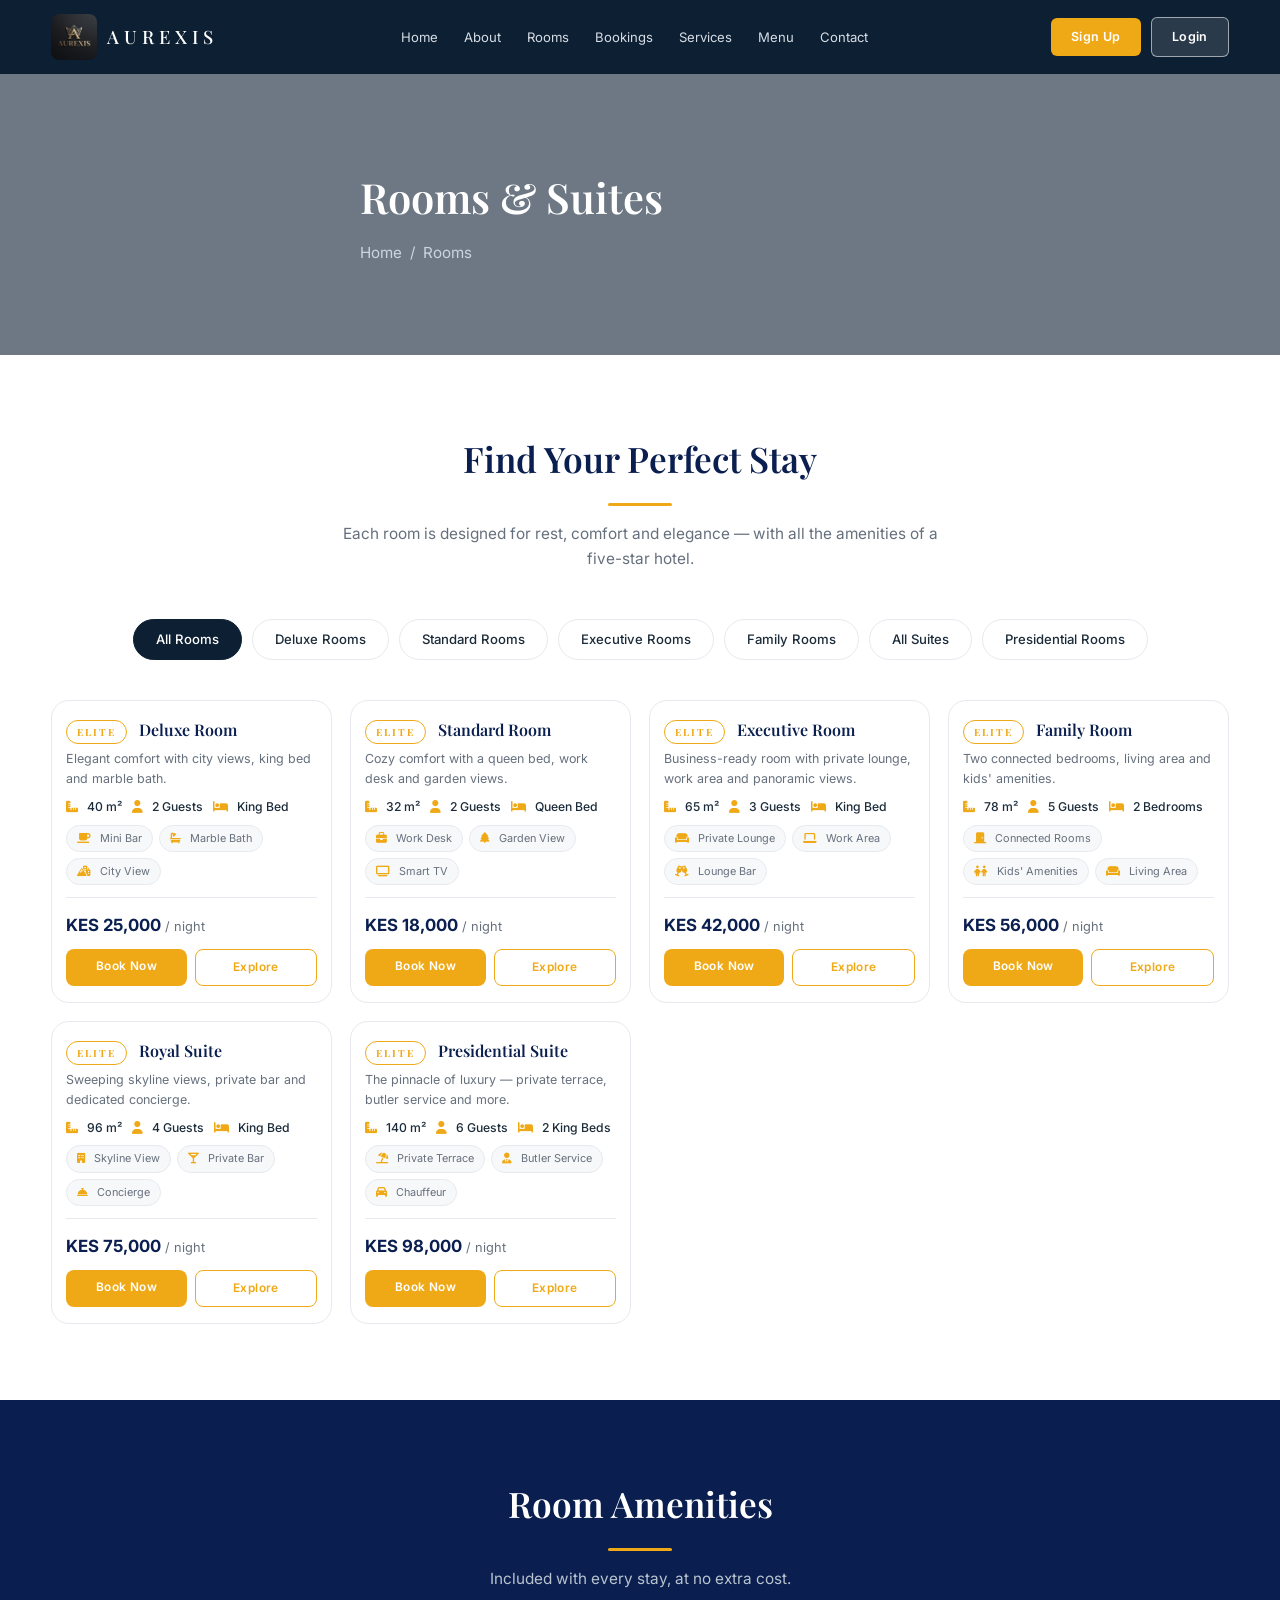
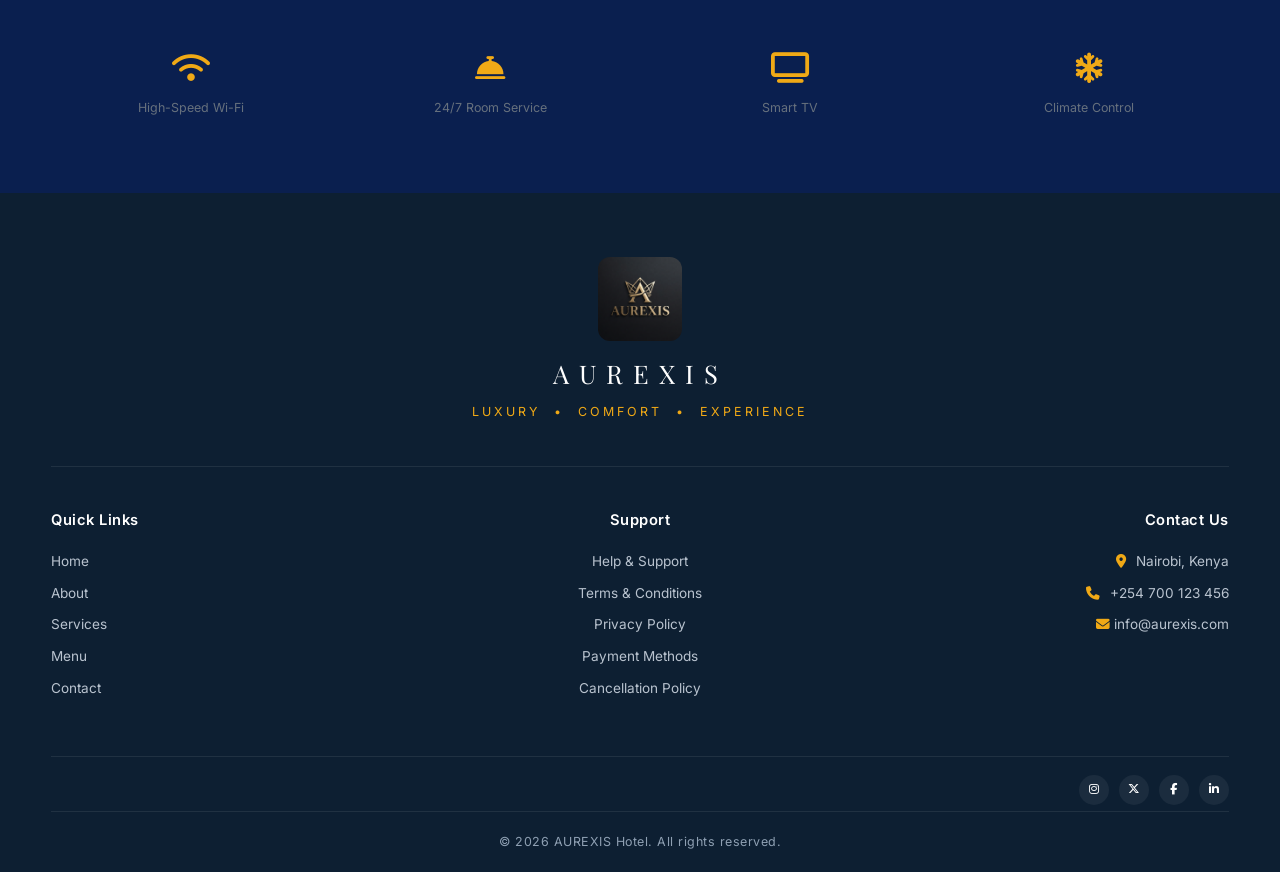
<file: rooms.html>
<!doctype html>
<html lang="en">
  <head>
    <meta charset="UTF-8" />
    <meta name="viewport" content="width=device-width, initial-scale=1.0" />
    <title>Rooms &amp; Suites — Aurexis Hotel</title>
    <link rel="stylesheet" href="css/style.css" />
    <link
      rel="stylesheet"
      href="https://cdnjs.cloudflare.com/ajax/libs/font-awesome/6.5.2/css/all.min.css"
    />
  </head>
  <body>
    <!-- HEADER -->
    <header>
      <div class="container nav-wrap">
        <a href="index.html" class="logo">
          <img src="img/Logo%20img.jpg" alt="Aurexis logo" class="logo-img" />
          <h1>AUREXIS</h1>
        </a>
        <nav id="mainNav">
          <ul>
            <li><a href="index.html">Home</a></li>
            <li><a href="about.html">About</a></li>
            <li><a href="rooms.html">Rooms</a></li>
            <li><a href="bookings.html">Bookings</a></li>
            <li><a href="services.html">Services</a></li>
            <li><a href="menu.html">Menu</a></li>
            <li><a href="contact.html">Contact</a></li>
          </ul>
        </nav>
        <div class="nav-actions">
          <a href="signup.html" class="btn">Sign Up</a>
          <a href="login.html" class="btn btn-outline-light">Login</a>
        </div>
      </div>
    </header>

    <!-- PAGE BANNER -->
    <div class="page-banner">
      <div class="hero-media"></div>
      <div class="container page-banner-inner">
        <h2>Rooms &amp; Suites</h2>
        <p class="sub">Home &nbsp;/&nbsp; Rooms</p>
      </div>
    </div>

    <!-- ROOM GRID -->
    <section>
      <div class="container">
        <div class="sec-head">
          <h2>Find Your Perfect Stay</h2>
          <div class="line"></div>
          <p>
            Each room is designed for rest, comfort and elegance — with all the
            amenities of a five-star hotel.
          </p>
        </div>

        <div class="filters">
          <span class="filter-btn active">All Rooms</span>
          <span class="filter-btn">Deluxe Rooms</span>
          <span class="filter-btn">Standard Rooms</span>
          <span class="filter-btn">Executive Rooms</span>
          <span class="filter-btn">Family Rooms</span>
          <span class="filter-btn">All Suites</span>
          <span class="filter-btn">Presidential Rooms</span>
        </div>

        <div class="cards rooms-grid">
          <div class="card room-card" data-cat="deluxe">
            <div class="card-body">
              <h3><span class="room-badge badge-deluxe">Elite</span> Deluxe Room</h3>
              <p>Elegant comfort with city views, king bed and marble bath.</p>
              <ul class="room-meta">
                <li><i class="fa-solid fa-ruler-combined"></i> 40 m²</li>
                <li><i class="fa-solid fa-user"></i> 2 Guests</li>
                <li><i class="fa-solid fa-bed"></i> King Bed</li>
              </ul>
              <ul class="room-features">
                <li><i class="fa-solid fa-mug-saucer"></i> Mini Bar</li>
                <li><i class="fa-solid fa-bath"></i> Marble Bath</li>
                <li><i class="fa-solid fa-mountain-city"></i> City View</li>
              </ul>
              <div class="room-foot">
                <div class="price">KES 25,000 <span>/ night</span></div>
                <div class="room-actions">
                  <a href="bookings.html" class="btn">Book Now</a>
                  <a href="room-details.html#room-detail-deluxe" class="btn btn-outline"
                    >Explore</a
                  >
                </div>
              </div>
            </div>
          </div>
          <div class="card room-card" data-cat="standard">
            <div class="card-body">
              <h3><span class="room-badge badge-standard">Elite</span> Standard Room</h3>
              <p>Cozy comfort with a queen bed, work desk and garden views.</p>
              <ul class="room-meta">
                <li><i class="fa-solid fa-ruler-combined"></i> 32 m²</li>
                <li><i class="fa-solid fa-user"></i> 2 Guests</li>
                <li><i class="fa-solid fa-bed"></i> Queen Bed</li>
              </ul>
              <ul class="room-features">
                <li><i class="fa-solid fa-briefcase"></i> Work Desk</li>
                <li><i class="fa-solid fa-tree"></i> Garden View</li>
                <li><i class="fa-solid fa-tv"></i> Smart TV</li>
              </ul>
              <div class="room-foot">
                <div class="price">KES 18,000 <span>/ night</span></div>
                <div class="room-actions">
                  <a href="bookings.html" class="btn">Book Now</a>
                  <a href="room-details.html#room-detail-standard" class="btn btn-outline"
                    >Explore</a
                  >
                </div>
              </div>
            </div>
          </div>
          <div class="card room-card" data-cat="executive">
            <div class="card-body">
              <h3><span class="room-badge badge-executive">Elite</span> Executive Room</h3>
              <p>
                Business-ready room with private lounge, work area and panoramic
                views.
              </p>
              <ul class="room-meta">
                <li><i class="fa-solid fa-ruler-combined"></i> 65 m²</li>
                <li><i class="fa-solid fa-user"></i> 3 Guests</li>
                <li><i class="fa-solid fa-bed"></i> King Bed</li>
              </ul>
              <ul class="room-features">
                <li><i class="fa-solid fa-couch"></i> Private Lounge</li>
                <li><i class="fa-solid fa-laptop"></i> Work Area</li>
                <li>
                  <i class="fa-solid fa-champagne-glasses"></i> Lounge Bar
                </li>
              </ul>
              <div class="room-foot">
                <div class="price">KES 42,000 <span>/ night</span></div>
                <div class="room-actions">
                  <a href="bookings.html" class="btn">Book Now</a>
                  <a href="room-details.html#room-detail-executive" class="btn btn-outline"
                    >Explore</a
                  >
                </div>
              </div>
            </div>
          </div>
          <div class="card room-card" data-cat="family">
            <div class="card-body">
              <h3><span class="room-badge badge-family">Elite</span> Family Room</h3>
              <p>Two connected bedrooms, living area and kids' amenities.</p>
              <ul class="room-meta">
                <li><i class="fa-solid fa-ruler-combined"></i> 78 m²</li>
                <li><i class="fa-solid fa-user"></i> 5 Guests</li>
                <li><i class="fa-solid fa-bed"></i> 2 Bedrooms</li>
              </ul>
              <ul class="room-features">
                <li><i class="fa-solid fa-door-closed"></i> Connected Rooms</li>
                <li><i class="fa-solid fa-children"></i> Kids' Amenities</li>
                <li><i class="fa-solid fa-couch"></i> Living Area</li>
              </ul>
              <div class="room-foot">
                <div class="price">KES 56,000 <span>/ night</span></div>
                <div class="room-actions">
                  <a href="bookings.html" class="btn">Book Now</a>
                  <a href="room-details.html#room-detail-family" class="btn btn-outline"
                    >Explore</a
                  >
                </div>
              </div>
            </div>
          </div>
          <div class="card room-card" data-cat="suite">
            <div class="card-body">
              <h3><span class="room-badge badge-suite">Elite</span> Royal Suite</h3>
              <p>
                Sweeping skyline views, private bar and dedicated concierge.
              </p>
              <ul class="room-meta">
                <li><i class="fa-solid fa-ruler-combined"></i> 96 m²</li>
                <li><i class="fa-solid fa-user"></i> 4 Guests</li>
                <li><i class="fa-solid fa-bed"></i> King Bed</li>
              </ul>
              <ul class="room-features">
                <li><i class="fa-solid fa-building"></i> Skyline View</li>
                <li><i class="fa-solid fa-martini-glass"></i> Private Bar</li>
                <li><i class="fa-solid fa-bell-concierge"></i> Concierge</li>
              </ul>
              <div class="room-foot">
                <div class="price">KES 75,000 <span>/ night</span></div>
                <div class="room-actions">
                  <a href="bookings.html" class="btn">Book Now</a>
                  <a href="room-details.html#room-detail-suite" class="btn btn-outline"
                    >Explore</a
                  >
                </div>
              </div>
            </div>
          </div>
          <div class="card room-card" data-cat="presidential">
            <div class="card-body">
              <h3><span class="room-badge badge-presidential">Elite</span> Presidential Suite</h3>
              <p>
                The pinnacle of luxury — private terrace, butler service and
                more.
              </p>
              <ul class="room-meta">
                <li><i class="fa-solid fa-ruler-combined"></i> 140 m²</li>
                <li><i class="fa-solid fa-user"></i> 6 Guests</li>
                <li><i class="fa-solid fa-bed"></i> 2 King Beds</li>
              </ul>
              <ul class="room-features">
                <li>
                  <i class="fa-solid fa-umbrella-beach"></i> Private Terrace
                </li>
                <li><i class="fa-solid fa-user-tie"></i> Butler Service</li>
                <li><i class="fa-solid fa-car"></i> Chauffeur</li>
              </ul>
              <div class="room-foot">
                <div class="price">KES 98,000 <span>/ night</span></div>
                <div class="room-actions">
                  <a href="bookings.html" class="btn">Book Now</a>
                  <a href="room-details.html#room-detail-presidential" class="btn btn-outline"
                    >Explore</a
                  >
                </div>
              </div>
            </div>
          </div>
        </div>
      </div>
    </section>

    <!-- AMENITIES STRIP -->
    <section class="bg-navy">
      <div class="container">
        <div class="sec-head">
          <h2>Room Amenities</h2>
          <div class="line"></div>
          <p>Included with every stay, at no extra cost.</p>
        </div>
        <div class="stats">
          <div class="stat">
            <div class="num"><i class="fa-solid fa-wifi"></i></div>
            <div class="lbl">High-Speed Wi-Fi</div>
          </div>
          <div class="stat">
            <div class="num"><i class="fa-solid fa-bell-concierge"></i></div>
            <div class="lbl">24/7 Room Service</div>
          </div>
          <div class="stat">
            <div class="num"><i class="fa-solid fa-tv"></i></div>
            <div class="lbl">Smart TV</div>
          </div>
          <div class="stat">
            <div class="num"><i class="fa-solid fa-snowflake"></i></div>
            <div class="lbl">Climate Control</div>
          </div>
        </div>
      </div>
    </section>

    <!-- FOOTER -->
    <footer>
      <div class="container">
        <div class="footer-brand">
          <img src="img/Logo%20img.jpg" alt="Aurexis logo" class="logo-img" />
          <div class="brand-name">AUREXIS</div>
          <p class="tagline">
            Luxury &nbsp;&#8226;&nbsp; Comfort &nbsp;&#8226;&nbsp; Experience
          </p>
        </div>
        <div class="footer-cols">
          <div>
            <h4>Quick Links</h4>
            <ul>
              <li><a href="index.html">Home</a></li>
              <li><a href="about.html">About</a></li>
              <li><a href="services.html">Services</a></li>
              <li><a href="menu.html">Menu</a></li>
              <li><a href="contact.html">Contact</a></li>
            </ul>
          </div>
          <div>
            <h4>Support</h4>
            <ul>
              <li><a href="support.html">Help &amp; Support</a></li>
              <li><a href="support.html#terms">Terms &amp; Conditions</a></li>
              <li><a href="support.html#privacy">Privacy Policy</a></li>
              <li><a href="support.html#payment-methods">Payment Methods</a></li>
              <li><a href="support.html#cancellation">Cancellation Policy</a></li>
            </ul>
          </div>
          <div>
            <h4>Contact Us</h4>
            <ul>
              <li><i class="fa-solid fa-location-dot"></i> Nairobi, Kenya</li>
              <li><i class="fa-solid fa-phone"></i> +254 700 123 456</li>
              <li><i class="fa-solid fa-envelope"></i> info@aurexis.com</li>
            </ul>
          </div>
        </div>
        <div class="footer-social sm">
          <a href="#" aria-label="Instagram"
            ><i class="fa-brands fa-instagram"></i
          ></a>
          <a href="#" aria-label="X"><i class="fa-brands fa-x-twitter"></i></a>
          <a href="#" aria-label="Facebook"
            ><i class="fa-brands fa-facebook-f"></i
          ></a>
          <a href="#" aria-label="LinkedIn"
            ><i class="fa-brands fa-linkedin-in"></i
          ></a>
        </div>
        <div class="footer-bottom">
          © 2026 AUREXIS Hotel. All rights reserved.
        </div>
      </div>
    </footer>
  </body>
</html>
</file>
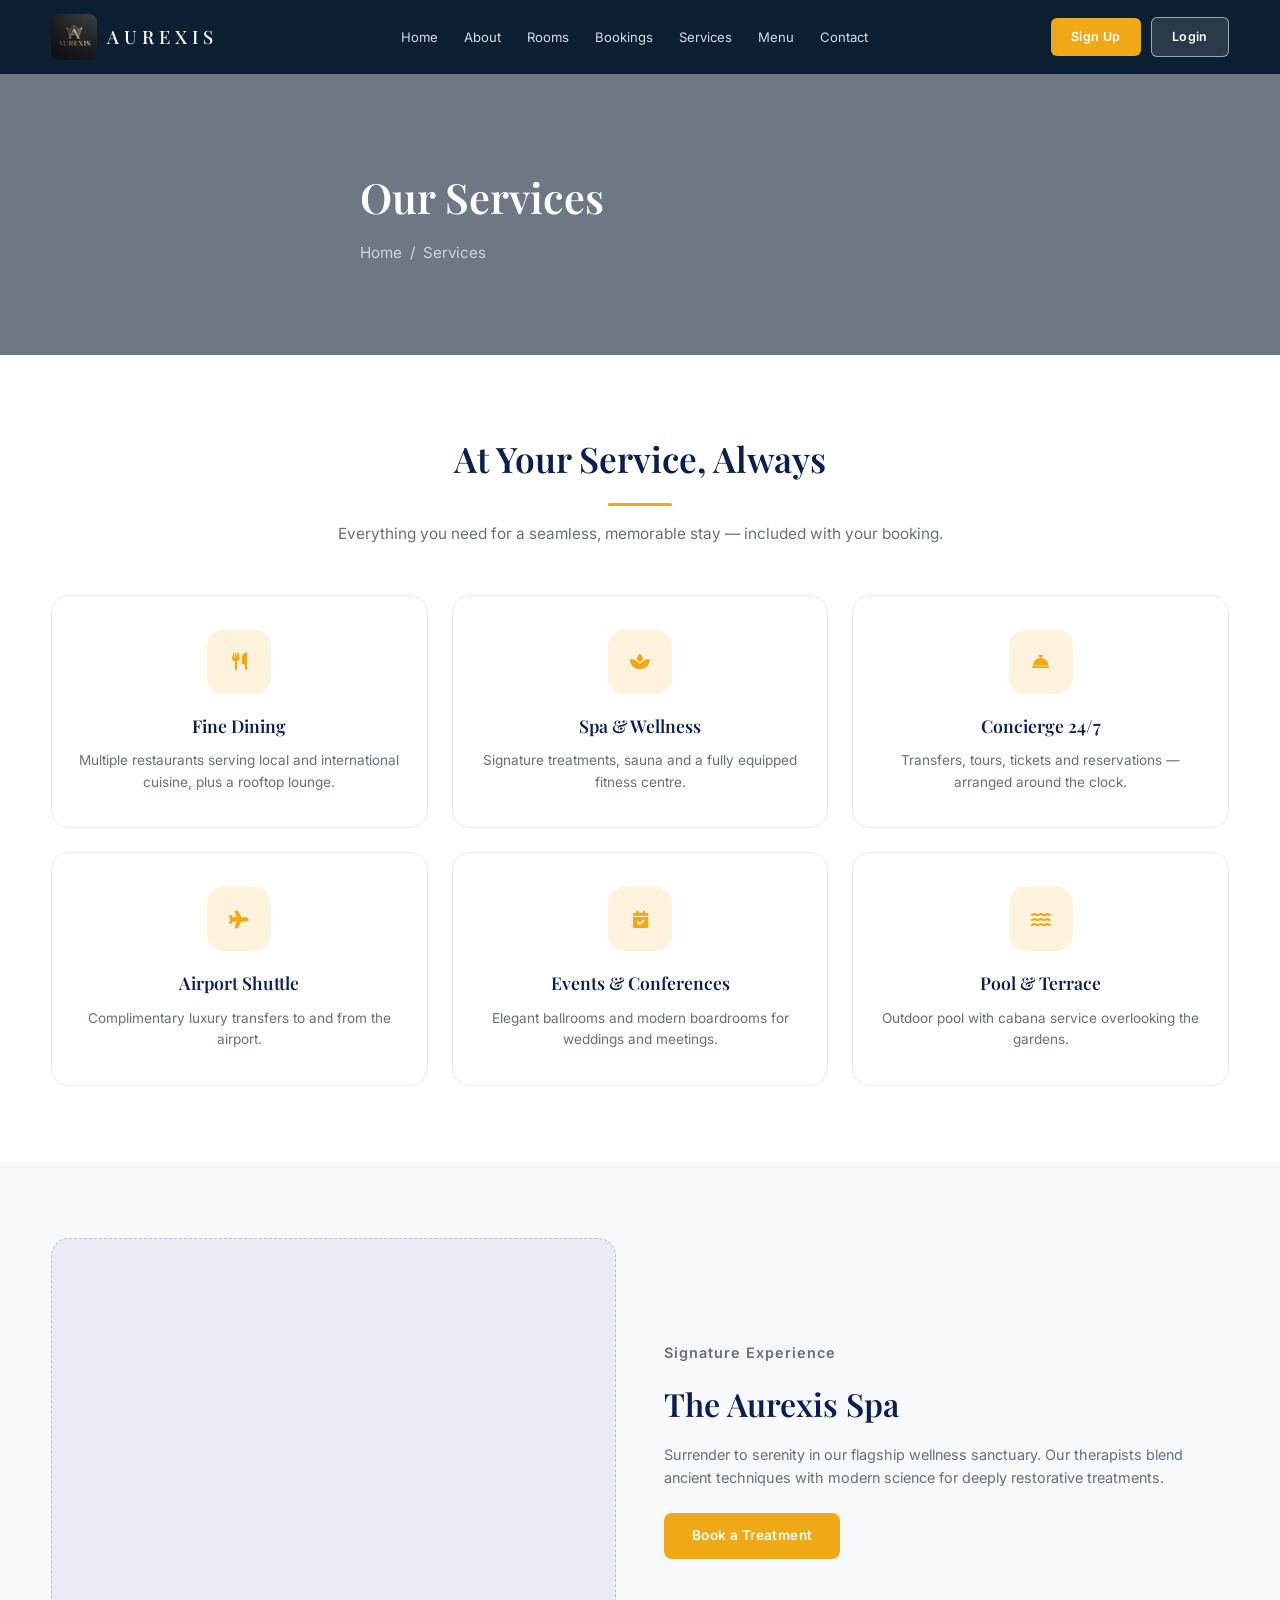
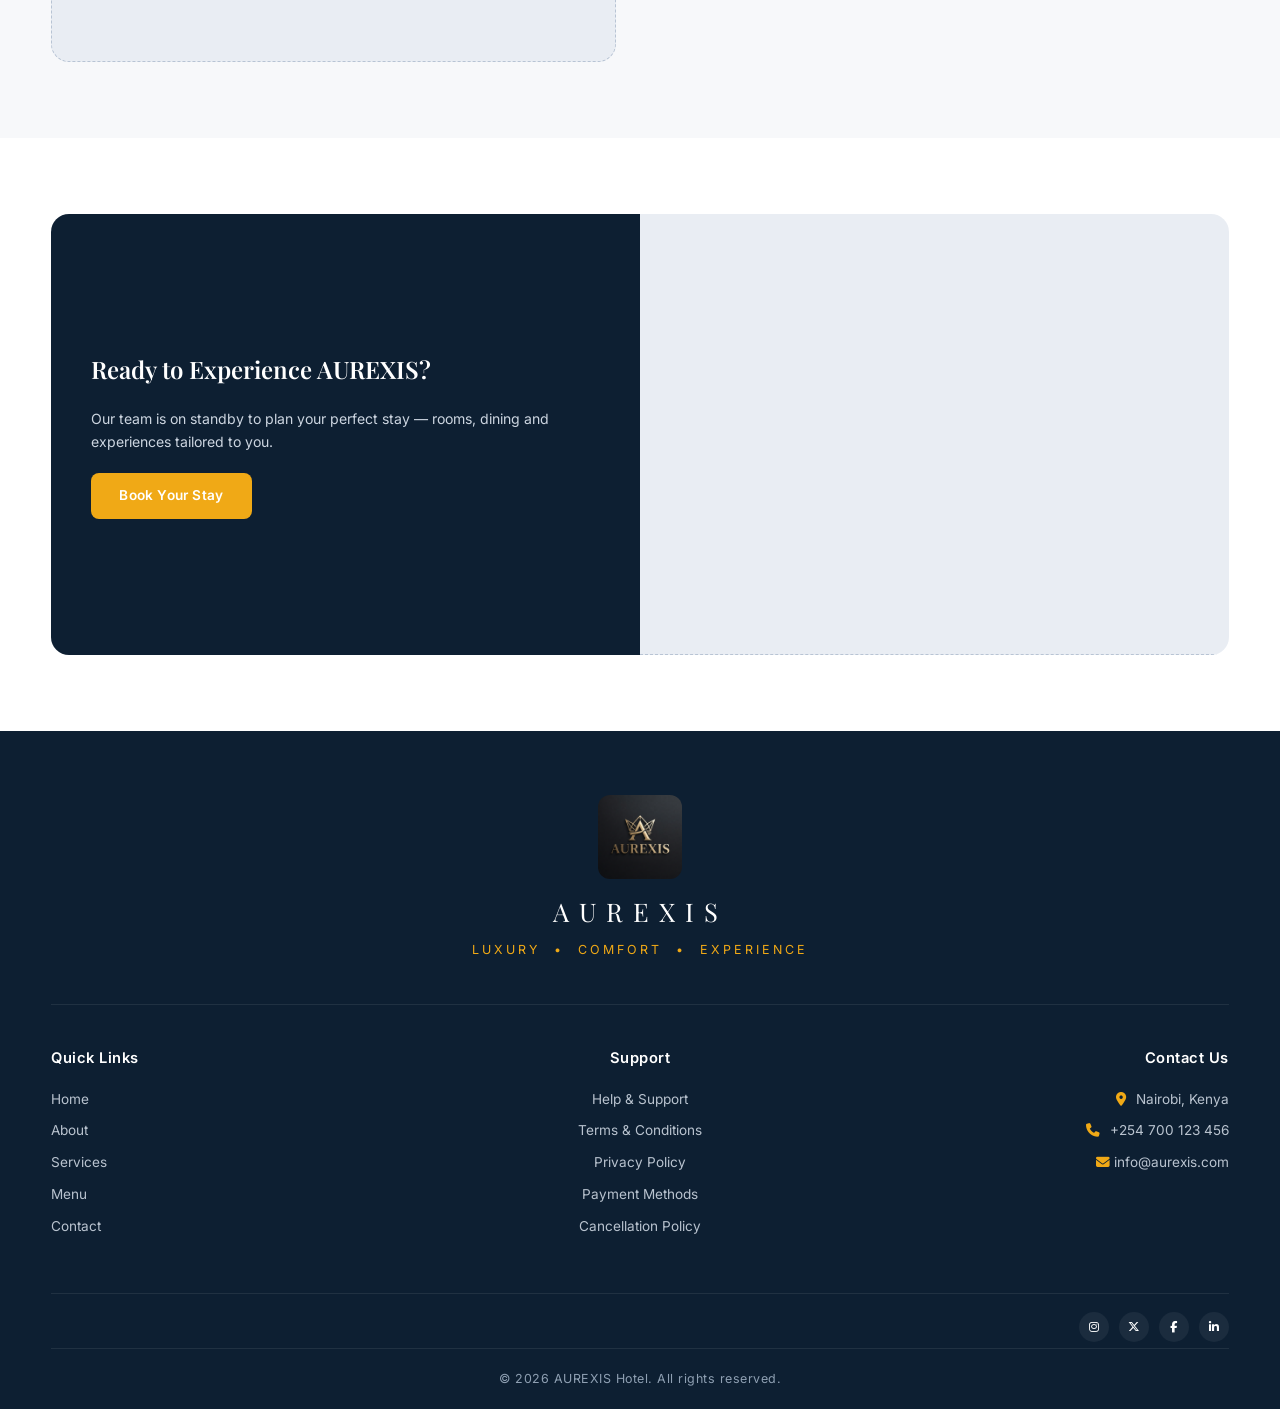
<file: services.html>
<!doctype html>
<html lang="en">
  <head>
    <meta charset="UTF-8" />
    <meta name="viewport" content="width=device-width, initial-scale=1.0" />
    <title>Services — Aurexis Hotel</title>
    <link rel="stylesheet" href="css/style.css" />
    <link
      rel="stylesheet"
      href="https://cdnjs.cloudflare.com/ajax/libs/font-awesome/6.5.2/css/all.min.css"
    />
  </head>
  <body>
    <!-- HEADER -->
    <header>
      <div class="container nav-wrap">
        <a href="index.html" class="logo">
          <img src="img/Logo%20img.jpg" alt="Aurexis logo" class="logo-img">
          <h1>AUREXIS</h1>
        </a><nav id="mainNav">
          <ul>
            <li><a href="index.html">Home</a></li>
            <li><a href="about.html">About</a></li>
            <li><a href="rooms.html">Rooms</a></li>
            <li><a href="bookings.html">Bookings</a></li>
            <li><a href="services.html">Services</a></li>
            <li><a href="menu.html">Menu</a></li>
            <li><a href="contact.html">Contact</a></li>
          </ul>
        </nav>
        <div class="nav-actions">
          <a href="signup.html" class="btn">Sign Up</a>
          <a href="login.html" class="btn btn-outline-light">Login</a>
        </div>
      </div>
    </header>

    <!-- PAGE BANNER -->
    <div class="page-banner">
      <div class="hero-media">
      </div>
      <div class="container page-banner-inner">
        <h2>Our Services</h2>
        <p class="sub">Home &nbsp;/&nbsp; Services</p>
      </div>
    </div>

    <!-- SERVICES GRID -->
    <section>
      <div class="container">
        <div class="sec-head">
          <h2>At Your Service, Always</h2>
          <div class="line"></div>
          <p>
            Everything you need for a seamless, memorable stay — included with
            your booking.
          </p>
        </div>
        <div class="service-grid">
          <div class="service-card">
            <div class="icon"><i class="fa-solid fa-utensils"></i></div>
            <h3>Fine Dining</h3>
            <p>
              Multiple restaurants serving local and international cuisine, plus
              a rooftop lounge.
            </p>
          </div>
          <div class="service-card">
            <div class="icon"><i class="fa-solid fa-spa"></i></div>
            <h3>Spa &amp; Wellness</h3>
            <p>
              Signature treatments, sauna and a fully equipped fitness centre.
            </p>
          </div>
          <div class="service-card">
            <div class="icon"><i class="fa-solid fa-concierge-bell"></i></div>
            <h3>Concierge 24/7</h3>
            <p>
              Transfers, tours, tickets and reservations — arranged around the
              clock.
            </p>
          </div>
          <div class="service-card">
            <div class="icon"><i class="fa-solid fa-plane"></i></div>
            <h3>Airport Shuttle</h3>
            <p>Complimentary luxury transfers to and from the airport.</p>
          </div>
          <div class="service-card">
            <div class="icon"><i class="fa-solid fa-calendar-check"></i></div>
            <h3>Events &amp; Conferences</h3>
            <p>
              Elegant ballrooms and modern boardrooms for weddings and meetings.
            </p>
          </div>
          <div class="service-card">
            <div class="icon"><i class="fa-solid fa-water"></i></div>
            <h3>Pool &amp; Terrace</h3>
            <p>Outdoor pool with cabana service overlooking the gardens.</p>
          </div>
        </div>
      </div>
    </section>

    <!-- SPA SPOTLIGHT -->
    <section class="bg-light">
      <div class="container feature">
        <div class="img-ph">
        </div>
        <div>
          <p class="hero-tag">Signature Experience</p>
          <h2 class="feature-title">The Aurexis Spa</h2>
          <p>
            Surrender to serenity in our flagship wellness sanctuary. Our
            therapists blend ancient techniques with modern science for deeply
            restorative treatments.
          </p>
          <a href="contact.html" class="btn">Book a Treatment</a>
        </div>
      </div>
    </section>

    <!-- CTA BAND -->
    <section>
      <div class="container">
        <div class="cta-band">
          <div class="cta-text">
            <h3>Ready to Experience AUREXIS?</h3>
            <p>
              Our team is on standby to plan your perfect stay — rooms, dining
              and experiences tailored to you.
            </p>
            <div><a href="bookings.html" class="btn">Book Your Stay</a></div>
          </div>
          <div class="cta-img img-ph">
          </div>
        </div>
      </div>
    </section>

    <!-- FOOTER -->
    <footer>
      <div class="container">
        <div class="footer-brand">
          <img src="img/Logo%20img.jpg" alt="Aurexis logo" class="logo-img">
          <div class="brand-name">AUREXIS</div>
          <p class="tagline">
            Luxury &nbsp;&#8226;&nbsp; Comfort &nbsp;&#8226;&nbsp; Experience
          </p>
        </div>
        <div class="footer-cols">
          <div>
            <h4>Quick Links</h4>
            <ul>
              <li><a href="index.html">Home</a></li>
              <li><a href="about.html">About</a></li>
              <li><a href="services.html">Services</a></li>
              <li><a href="menu.html">Menu</a></li>
              <li><a href="contact.html">Contact</a></li>
            </ul>
          </div>
          <div>
            <h4>Support</h4>
            <ul>
              <li><a href="support.html">Help &amp; Support</a></li>
              <li><a href="support.html#terms">Terms &amp; Conditions</a></li>
              <li><a href="support.html#privacy">Privacy Policy</a></li>
              <li><a href="support.html#payment-methods">Payment Methods</a></li>
              <li><a href="support.html#cancellation">Cancellation Policy</a></li>
            </ul>
          </div>
          <div>
            <h4>Contact Us</h4>
            <ul>
              <li><i class="fa-solid fa-location-dot"></i> Nairobi, Kenya</li>
              <li><i class="fa-solid fa-phone"></i> +254 700 123 456</li>
              <li><i class="fa-solid fa-envelope"></i> info@aurexis.com</li>
            </ul>
          </div>
        </div>
        <div class="footer-social sm">
          <a href="#" aria-label="Instagram"
            ><i class="fa-brands fa-instagram"></i
          ></a>
          <a href="#" aria-label="X"><i class="fa-brands fa-x-twitter"></i></a>
          <a href="#" aria-label="Facebook"
            ><i class="fa-brands fa-facebook-f"></i
          ></a>
          <a href="#" aria-label="LinkedIn"
            ><i class="fa-brands fa-linkedin-in"></i
          ></a>
        </div>
        <div class="footer-bottom">
          © 2026 AUREXIS Hotel. All rights reserved.
        </div>
      </div>
    </footer>  </body>
</html>
</file>
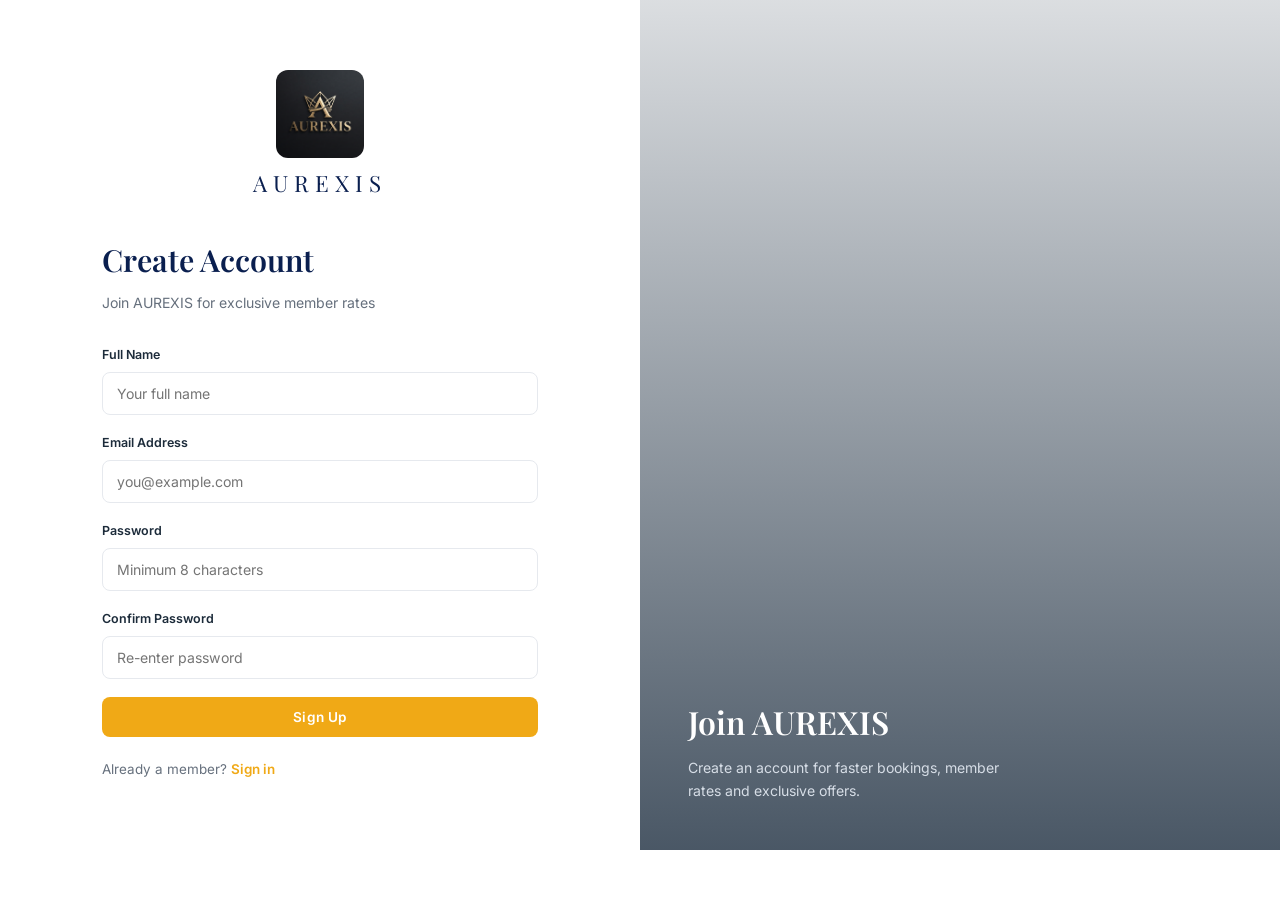
<file: signup.html>
<!doctype html>
<html lang="en">
  <head>
    <meta charset="UTF-8" />
    <meta name="viewport" content="width=device-width, initial-scale=1.0" />
    <title>Sign Up — Aurexis Hotel</title>
    <link rel="stylesheet" href="css/style.css" />
    <link
      rel="stylesheet"
      href="https://cdnjs.cloudflare.com/ajax/libs/font-awesome/6.5.2/css/all.min.css"
    />
  </head>
  <body>
    <main class="auth">
      <!-- FORM SIDE -->
      <div class="auth-form-side">
        <div class="auth-brand">
          <img src="img/Logo%20img.jpg" alt="Aurexis logo" class="logo-img">
          <div class="brand-name">AUREXIS</div>
        </div>
        <h2>Create Account</h2>
        <p class="sub">Join AUREXIS for exclusive member rates</p>
        <form>
          <div class="field">
            <label for="sname">Full Name</label>
            <input
              type="text"
              id="sname"
              placeholder="Your full name"
              required
            />
            <p class="error">Please enter your name.</p>
          </div>
          <div class="field">
            <label for="semail">Email Address</label>
            <input
              type="email"
              id="semail"
              placeholder="you@example.com"
              required
            />
            <p class="error">Please enter a valid email.</p>
          </div>
          <div class="field">
            <label for="pw">Password</label>
            <div class="pw-wrap">
              <input
                type="password"
                id="pw"
                placeholder="Minimum 8 characters"
                minlength="8"
                required
              />
            </div>
            <p class="error">Password must be at least 8 characters.</p>
          </div>
          <div class="field">
            <label for="cpw">Confirm Password</label>
            <div class="pw-wrap">
              <input
                type="password"
                id="cpw"
                placeholder="Re-enter password"
                minlength="8"
                required
              />
            </div>
            <p class="error">Passwords must match.</p>
          </div>
          <button type="submit" class="btn btn-full">Sign Up</button>
        </form>
        <p class="auth-alt">
          Already a member? <a href="login.html">Sign in</a>
        </p>
      </div>

      <!-- IMAGE SIDE -->
      <div class="auth-side">
        <div class="hero-media">
        </div>
        <div class="auth-side-caption">
          <h2>Join AUREXIS</h2>
          <p>
            Create an account for faster bookings, member rates and exclusive
            offers.
          </p>
        </div>
      </div>
    </main>  </body>
</html>
</file>
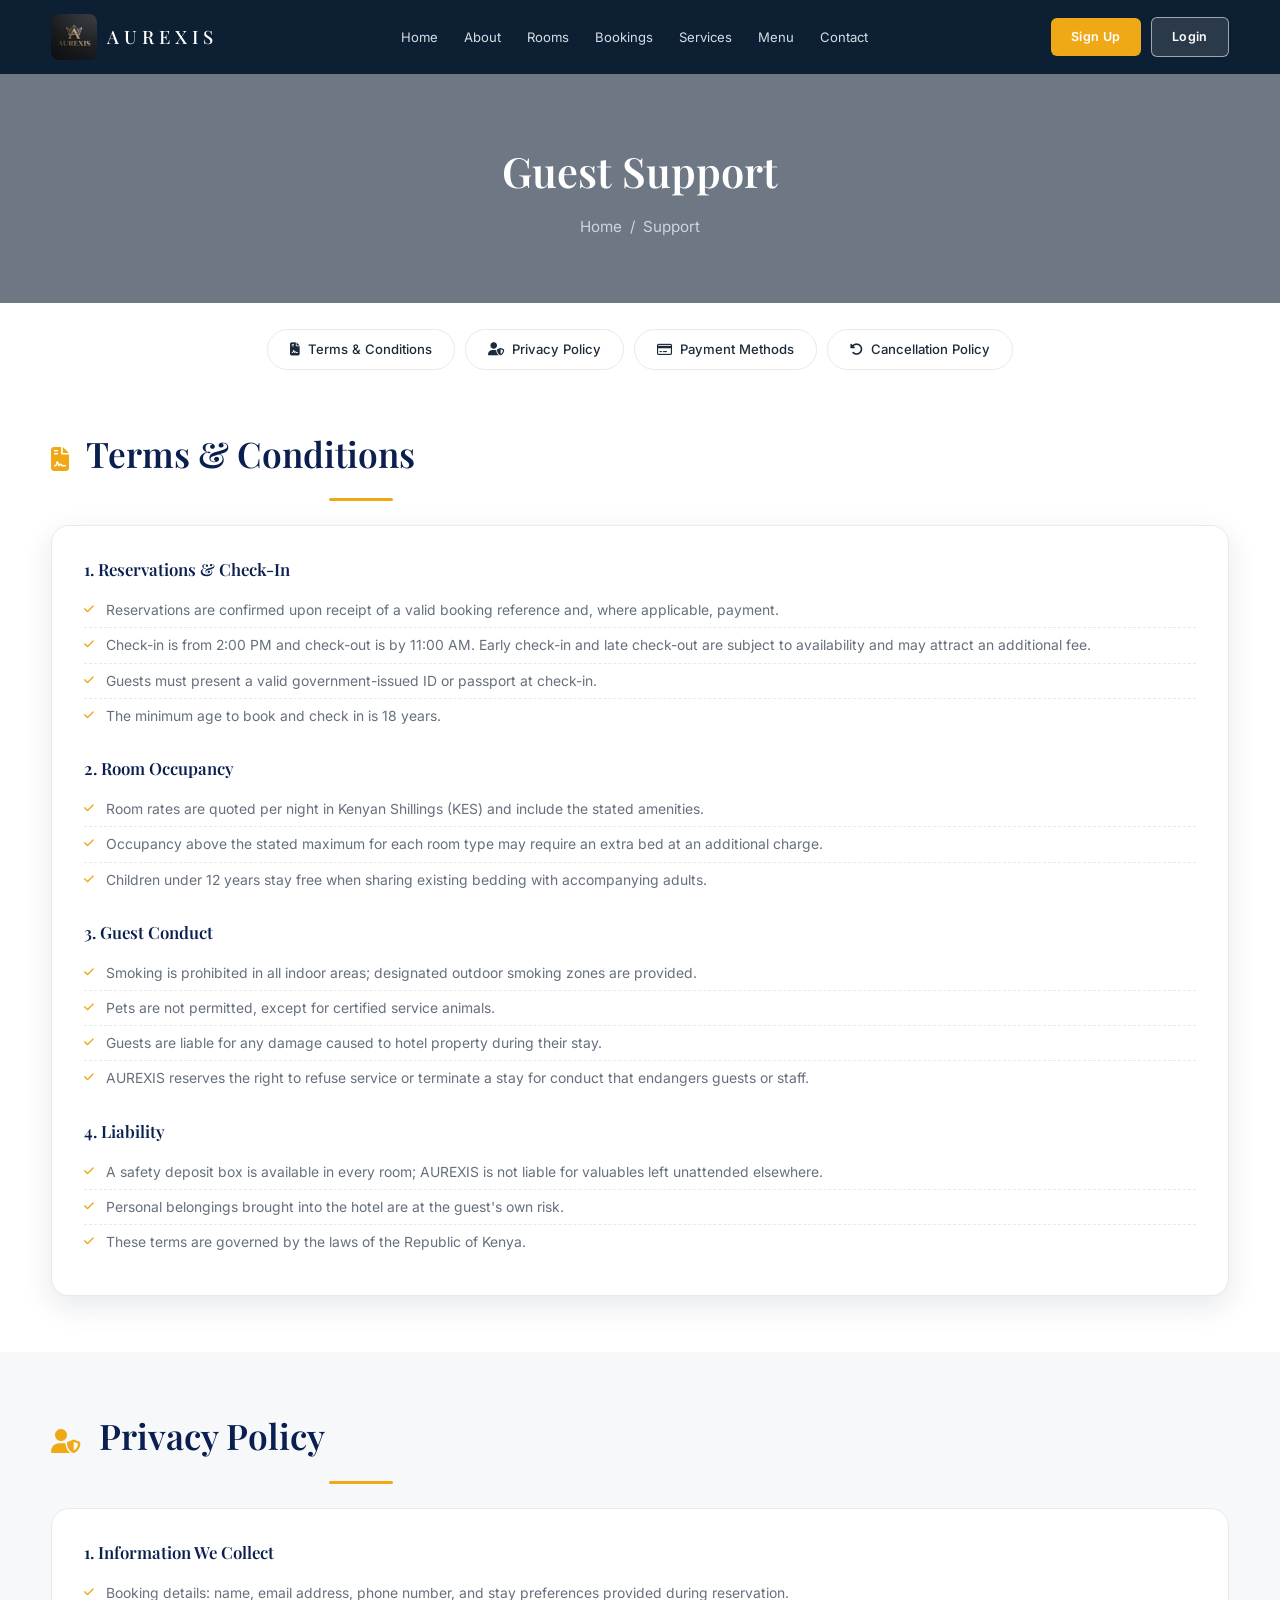
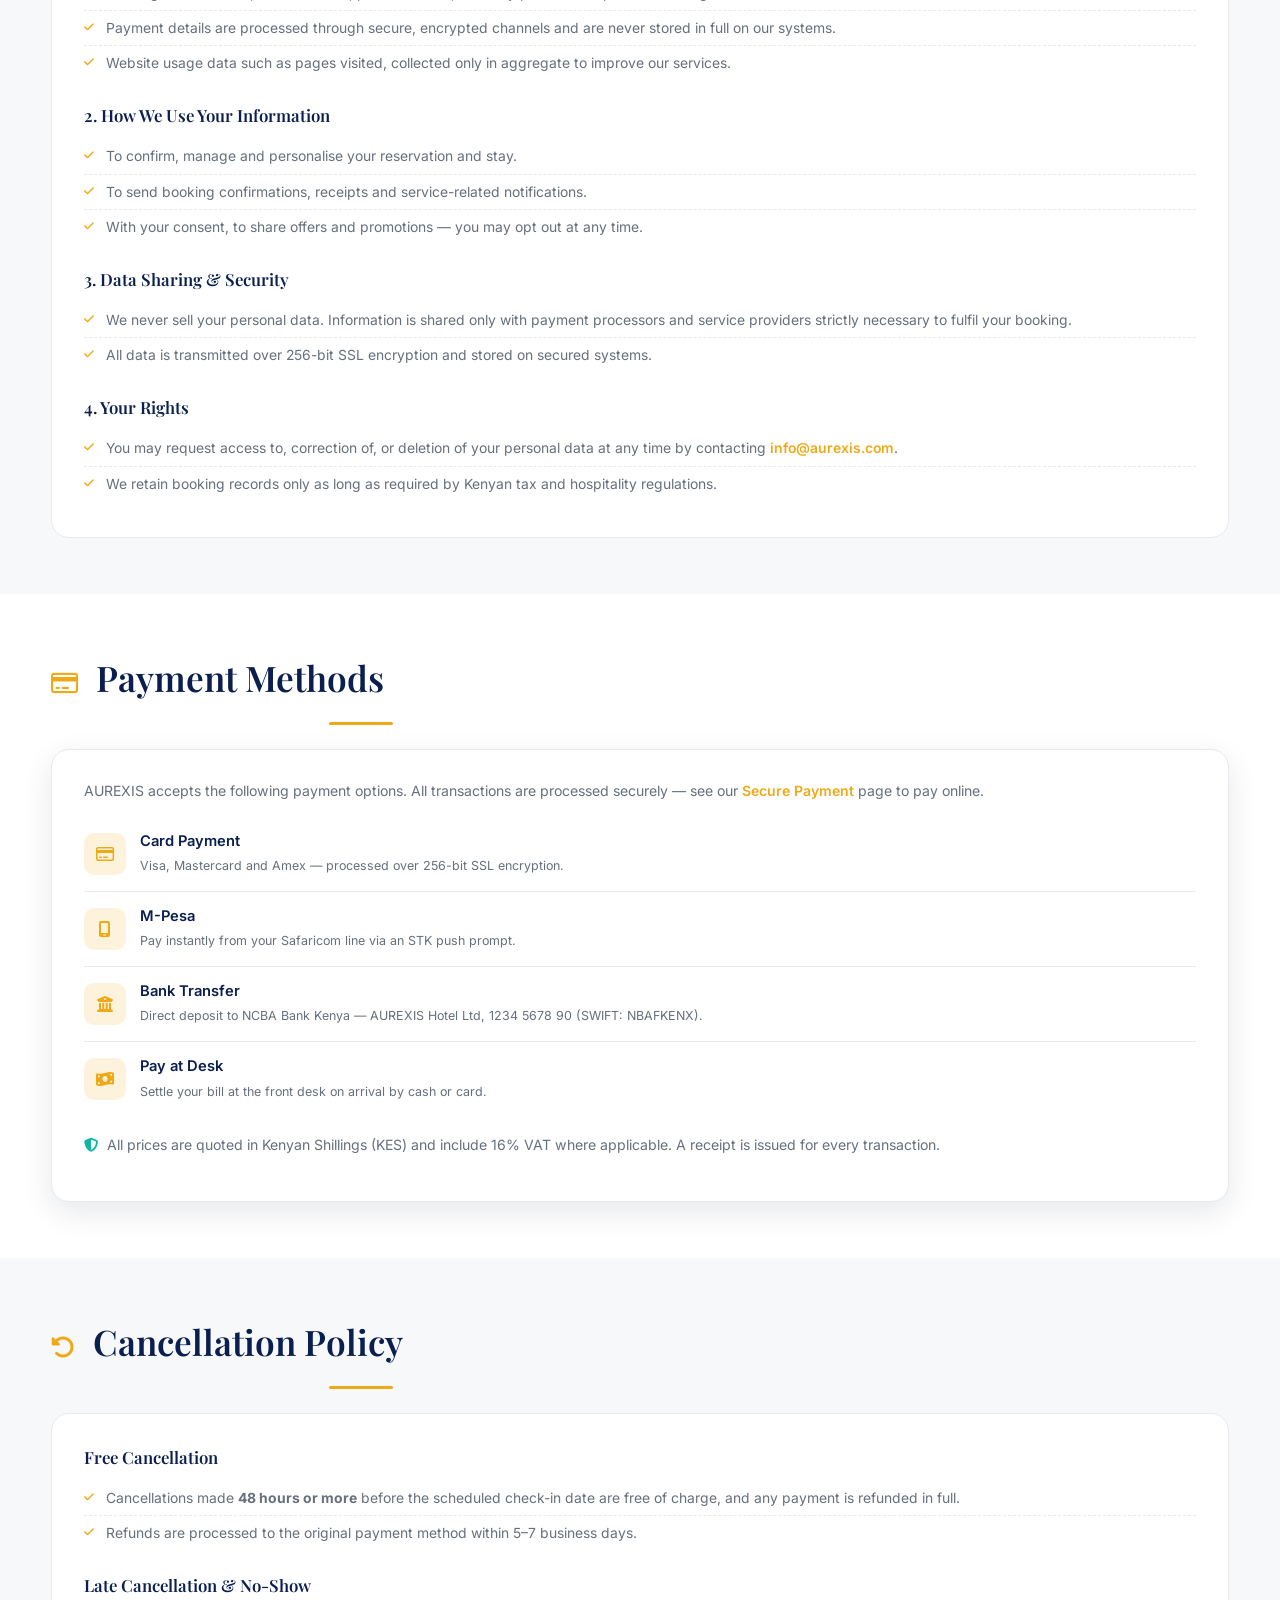
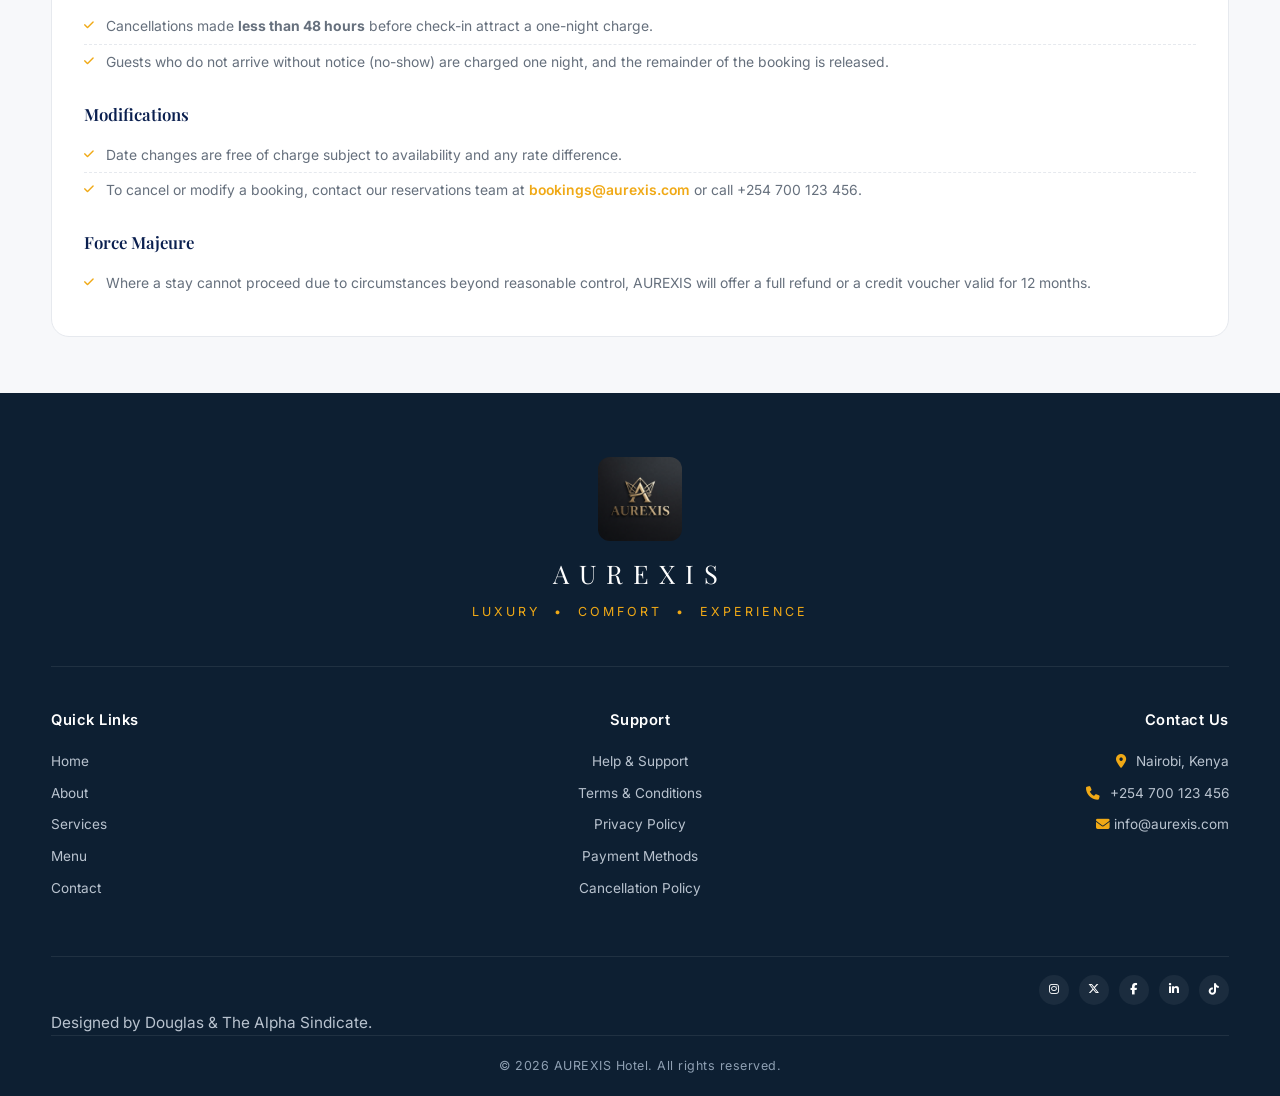
<file: support.html>
<!doctype html>
<html lang="en">
  <head>
    <meta charset="UTF-8" />
    <meta name="viewport" content="width=device-width, initial-scale=1.0" />
    <title>Support — Aurexis Hotel</title>
    <link rel="stylesheet" href="css/style.css" />
    <link
      rel="stylesheet"
      href="https://cdnjs.cloudflare.com/ajax/libs/font-awesome/6.5.2/css/all.min.css"
    />
  </head>
  <body>
    <!-- HEADER -->
    <header>
      <div class="container nav-wrap">
        <a href="index.html" class="logo">
          <img src="img/Logo%20img.jpg" alt="Aurexis logo" class="logo-img" />
          <h1>AUREXIS</h1>
        </a>
        <nav id="mainNav">
          <ul>
            <li><a href="index.html">Home</a></li>
            <li><a href="about.html">About</a></li>
            <li><a href="rooms.html">Rooms</a></li>
            <li><a href="bookings.html">Bookings</a></li>
            <li><a href="services.html">Services</a></li>
            <li><a href="menu.html">Menu</a></li>
            <li><a href="contact.html">Contact</a></li>
          </ul>
        </nav>
        <div class="nav-actions">
          <a href="signup.html" class="btn">Sign Up</a>
          <a href="login.html" class="btn btn-outline-light">Login</a>
        </div>
      </div>
    </header>

    <!-- PAGE BANNER -->
    <div class="page-banner center support-banner">
      <div class="hero-media"></div>
      <div class="container page-banner-inner">
        <h2>Guest Support</h2>
        <p class="sub">Home &nbsp;/&nbsp; Support</p>
      </div>
    </div>

    <!-- QUICK JUMP LINKS -->
    <div class="container support-jump">
      <a href="#terms" class="filter-btn"><i class="fa-solid fa-file-contract"></i> Terms & Conditions</a>
      <a href="#privacy" class="filter-btn"><i class="fa-solid fa-user-shield"></i> Privacy Policy</a>
      <a href="#payment-methods" class="filter-btn"><i class="fa-regular fa-credit-card"></i> Payment Methods</a>
      <a href="#cancellation" class="filter-btn"><i class="fa-solid fa-rotate-left"></i> Cancellation Policy</a>
    </div>

    <!-- TERMS & CONDITIONS -->
    <section id="terms" class="support-section">
      <div class="container">
        <div class="sec-head sec-head-left">
          <h2><i class="fa-solid fa-file-contract"></i> Terms & Conditions</h2>
          <div class="line line-left"></div>
        </div>
        <div class="policy-card">
          <h3>1. Reservations & Check-In</h3>
          <ul class="policy-list">
            <li>Reservations are confirmed upon receipt of a valid booking reference and, where applicable, payment.</li>
            <li>Check-in is from 2:00 PM and check-out is by 11:00 AM. Early check-in and late check-out are subject to availability and may attract an additional fee.</li>
            <li>Guests must present a valid government-issued ID or passport at check-in.</li>
            <li>The minimum age to book and check in is 18 years.</li>
          </ul>
          <h3>2. Room Occupancy</h3>
          <ul class="policy-list">
            <li>Room rates are quoted per night in Kenyan Shillings (KES) and include the stated amenities.</li>
            <li>Occupancy above the stated maximum for each room type may require an extra bed at an additional charge.</li>
            <li>Children under 12 years stay free when sharing existing bedding with accompanying adults.</li>
          </ul>
          <h3>3. Guest Conduct</h3>
          <ul class="policy-list">
            <li>Smoking is prohibited in all indoor areas; designated outdoor smoking zones are provided.</li>
            <li>Pets are not permitted, except for certified service animals.</li>
            <li>Guests are liable for any damage caused to hotel property during their stay.</li>
            <li>AUREXIS reserves the right to refuse service or terminate a stay for conduct that endangers guests or staff.</li>
          </ul>
          <h3>4. Liability</h3>
          <ul class="policy-list">
            <li>A safety deposit box is available in every room; AUREXIS is not liable for valuables left unattended elsewhere.</li>
            <li>Personal belongings brought into the hotel are at the guest's own risk.</li>
            <li>These terms are governed by the laws of the Republic of Kenya.</li>
          </ul>
        </div>
      </div>
    </section>

    <!-- PRIVACY POLICY -->
    <section id="privacy" class="support-section bg-light">
      <div class="container">
        <div class="sec-head sec-head-left">
          <h2><i class="fa-solid fa-user-shield"></i> Privacy Policy</h2>
          <div class="line line-left"></div>
        </div>
        <div class="policy-card">
          <h3>1. Information We Collect</h3>
          <ul class="policy-list">
            <li>Booking details: name, email address, phone number, and stay preferences provided during reservation.</li>
            <li>Payment details are processed through secure, encrypted channels and are never stored in full on our systems.</li>
            <li>Website usage data such as pages visited, collected only in aggregate to improve our services.</li>
          </ul>
          <h3>2. How We Use Your Information</h3>
          <ul class="policy-list">
            <li>To confirm, manage and personalise your reservation and stay.</li>
            <li>To send booking confirmations, receipts and service-related notifications.</li>
            <li>With your consent, to share offers and promotions — you may opt out at any time.</li>
          </ul>
          <h3>3. Data Sharing & Security</h3>
          <ul class="policy-list">
            <li>We never sell your personal data. Information is shared only with payment processors and service providers strictly necessary to fulfil your booking.</li>
            <li>All data is transmitted over 256-bit SSL encryption and stored on secured systems.</li>
          </ul>
          <h3>4. Your Rights</h3>
          <ul class="policy-list">
            <li>You may request access to, correction of, or deletion of your personal data at any time by contacting <a href="mailto:info@aurexis.com">info@aurexis.com</a>.</li>
            <li>We retain booking records only as long as required by Kenyan tax and hospitality regulations.</li>
          </ul>
        </div>
      </div>
    </section>

    <!-- PAYMENT METHODS -->
    <section id="payment-methods" class="support-section">
      <div class="container">
        <div class="sec-head sec-head-left">
          <h2><i class="fa-regular fa-credit-card"></i> Payment Methods</h2>
          <div class="line line-left"></div>
        </div>
        <div class="policy-card">
          <p class="policy-intro">
            AUREXIS accepts the following payment options. All transactions are
            processed securely — see our <a href="payments.html">Secure Payment</a>
            page to pay online.
          </p>
          <ul class="pay-method-list">
            <li>
              <span class="pm-ic"><i class="fa-regular fa-credit-card"></i></span>
              <div>
                <h4>Card Payment</h4>
                <small>Visa, Mastercard and Amex — processed over 256-bit SSL encryption.</small>
              </div>
            </li>
            <li>
              <span class="pm-ic"><i class="fa-solid fa-mobile-screen"></i></span>
              <div>
                <h4>M-Pesa</h4>
                <small>Pay instantly from your Safaricom line via an STK push prompt.</small>
              </div>
            </li>
            <li>
              <span class="pm-ic"><i class="fa-solid fa-building-columns"></i></span>
              <div>
                <h4>Bank Transfer</h4>
                <small>Direct deposit to NCBA Bank Kenya — AUREXIS Hotel Ltd, 1234 5678 90 (SWIFT: NBAFKENX).</small>
              </div>
            </li>
            <li>
              <span class="pm-ic"><i class="fa-solid fa-money-bill-wave"></i></span>
              <div>
                <h4>Pay at Desk</h4>
                <small>Settle your bill at the front desk on arrival by cash or card.</small>
              </div>
            </li>
          </ul>
          <p class="note">
            <i class="fa-solid fa-shield-halved"></i> All prices are quoted in
            Kenyan Shillings (KES) and include 16% VAT where applicable. A
            receipt is issued for every transaction.
          </p>
        </div>
      </div>
    </section>

    <!-- CANCELLATION POLICY -->
    <section id="cancellation" class="support-section bg-light">
      <div class="container">
        <div class="sec-head sec-head-left">
          <h2><i class="fa-solid fa-rotate-left"></i> Cancellation Policy</h2>
          <div class="line line-left"></div>
        </div>
        <div class="policy-card">
          <h3>Free Cancellation</h3>
          <ul class="policy-list">
            <li>Cancellations made <strong>48 hours or more</strong> before the scheduled check-in date are free of charge, and any payment is refunded in full.</li>
            <li>Refunds are processed to the original payment method within 5–7 business days.</li>
          </ul>
          <h3>Late Cancellation & No-Show</h3>
          <ul class="policy-list">
            <li>Cancellations made <strong>less than 48 hours</strong> before check-in attract a one-night charge.</li>
            <li>Guests who do not arrive without notice (no-show) are charged one night, and the remainder of the booking is released.</li>
          </ul>
          <h3>Modifications</h3>
          <ul class="policy-list">
            <li>Date changes are free of charge subject to availability and any rate difference.</li>
            <li>To cancel or modify a booking, contact our reservations team at <a href="mailto:bookings@aurexis.com">bookings@aurexis.com</a> or call +254 700 123 456.</li>
          </ul>
          <h3>Force Majeure</h3>
          <ul class="policy-list">
            <li>Where a stay cannot proceed due to circumstances beyond reasonable control, AUREXIS will offer a full refund or a credit voucher valid for 12 months.</li>
          </ul>
        </div>
      </div>
    </section>

    <!-- FOOTER -->
    <footer>
      <div class="container">
        <div class="footer-brand">
          <img src="img/Logo%20img.jpg" alt="Aurexis logo" class="logo-img" />
          <div class="brand-name">AUREXIS</div>
          <p class="tagline">
            Luxury &nbsp;&#8226;&nbsp; Comfort &nbsp;&#8226;&nbsp; Experience
          </p>
        </div>
        <div class="footer-cols">
          <div>
            <h4>Quick Links</h4>
            <ul>
              <li><a href="index.html">Home</a></li>
              <li><a href="about.html">About</a></li>
              <li><a href="services.html">Services</a></li>
              <li><a href="menu.html">Menu</a></li>
              <li><a href="contact.html">Contact</a></li>
            </ul>
          </div>
          <div>
            <h4>Support</h4>
            <ul>
              <li><a href="support.html">Help & Support</a></li>
              <li><a href="support.html#terms">Terms & Conditions</a></li>
              <li><a href="support.html#privacy">Privacy Policy</a></li>
              <li><a href="support.html#payment-methods">Payment Methods</a></li>
              <li><a href="support.html#cancellation">Cancellation Policy</a></li>
            </ul>
          </div>
          <div>
            <h4>Contact Us</h4>
            <ul>
              <li><i class="fa-solid fa-location-dot"></i> Nairobi, Kenya</li>
              <li><i class="fa-solid fa-phone"></i> +254 700 123 456</li>
              <li><i class="fa-solid fa-envelope"></i> info@aurexis.com</li>
            </ul>
          </div>
        </div>
        <div class="footer-social sm">
          <a href="#" aria-label="Instagram"
            ><i class="fa-brands fa-instagram"></i
          ></a>
          <a href="#" aria-label="X"><i class="fa-brands fa-x-twitter"></i></a>
          <a href="#" aria-label="Facebook"
            ><i class="fa-brands fa-facebook-f"></i
          ></a>
          <a href="#" aria-label="LinkedIn"
            ><i class="fa-brands fa-linkedin-in"></i
          ></a>
          <a href="#" aria-label="TikTok"
            ><i class="fa-brands fa-tiktok"></i
          ></a>
        </div>
        <p>Designed by Douglas & The Alpha Sindicate.</p>
        <div class="footer-bottom">
          &copy; 2026 AUREXIS Hotel. All rights reserved.
        </div>
      </div>
    </footer>
  </body>
</html>
</file>
<file: css/style.css>
/* =====================================================
   AUREXIS HOTEL — Design System (per style guide board)
   Fonts: Playfair Display (headings) / Inter (body)
   Palette: Navy #0A1F4F · Amber #F0A916 · Dark #0D1F32 · White
   ===================================================== */
@import url("https://fonts.googleapis.com/css2?family=Playfair+Display:wght@400;500;600;700&family=Inter:wght@300;400;500;600;700&display=swap");

:root {
  --primary: #0a1f4f; /* Primary navy */
  --secondary: #f0a916; /* Secondary amber */
  --dark: #0d1f32; /* Dark navy (footer) */
  --accent: #0fb5a6; /* Accent teal */
  --ink: #1c2b3a; /* Body text on light */
  --muted: #66707d; /* Muted grey text */
  --light: #f7f8fa; /* Light grey bg */
  --white: #ffffff;
  --line: #e6e9ee; /* Hairline borders */
  --shadow: 0 10px 30px rgba(13, 31, 50, 0.1);
  --shadow-lg: 0 20px 50px rgba(13, 31, 50, 0.16);
  --radius: 12px;
  --radius-lg: 18px;
}

* {
  margin: 0;
  padding: 0;
  box-sizing: border-box;
}

body {
  font-family: "Inter", "Segoe UI", Arial, sans-serif;
  background: var(--white);
  color: var(--ink);
  line-height: 1.6;
  font-size: 0.96rem;
}

h1,
h2,
h3,
.serif {
  font-family: "Playfair Display", Georgia, serif;
  font-weight: 600;
}
html {
  scroll-behavior: smooth;
}
/* the hidden attribute must always win over display rules */
[hidden] {
  display: none !important;
}
img {
  max-width: 100%;
  display: block;
}
a {
  color: inherit;
  text-decoration: none;
}
.container {
  width: min(1180px, 92%);
  margin: 0 auto;
}

/* ---------- Buttons ---------- */
.btn {
  display: inline-block;
  padding: 12px 28px;
  background: var(--secondary);
  color: var(--white);
  font-family: "Inter", sans-serif;
  font-size: 0.85rem;
  font-weight: 600;
  letter-spacing: 0.4px;
  border: none;
  border-radius: 8px;
  cursor: pointer;
  transition: 0.25s;
}
.btn:hover {
  background: #d9960f;
  transform: translateY(-2px);
}
.btn-outline {
  background: transparent;
  border: 1px solid var(--secondary);
  color: var(--secondary);
}
.btn-outline:hover {
  background: var(--secondary);
  color: var(--white);
}
.btn-outline-light {
  background: rgba(255, 255, 255, 0.12);
  border: 1px solid rgba(255, 255, 255, 0.55);
  color: var(--white);
}
.btn-outline-light:hover {
  background: var(--white);
  color: var(--primary);
}
.btn-full {
  width: 100%;
}

/* ---------- Header ---------- */
header {
  position: sticky;
  top: 0;
  z-index: 100;
  background: var(--dark);
}
.nav-wrap {
  display: flex;
  align-items: center;
  justify-content: space-between;
  padding: 14px 0;
}
.logo {
  display: flex;
  align-items: center;
  gap: 10px;
}
.logo-mark {
  width: 40px;
  height: 40px;
  flex: none;
  color: var(--secondary);
  font-size: 1.5rem;
  display: grid;
  place-items: center;
  font-family: "Playfair Display", serif;
}
.logo h1 {
  font-size: 1.15rem;
  letter-spacing: 5px;
  color: var(--white);
  font-weight: 500;
}
.logo span {
  display: block;
  font-size: 0.5rem;
  letter-spacing: 4px;
  color: var(--secondary);
}
nav ul {
  display: flex;
  gap: 26px;
  list-style: none;
  align-items: center;
}
nav a {
  font-family: "Inter", sans-serif;
  font-size: 0.82rem;
  color: #d6dde6;
  transition: 0.25s;
}
nav a:hover,
nav a.active {
  color: var(--secondary);
}
.nav-actions {
  display: flex;
  gap: 10px;
  align-items: center;
}
.nav-actions .btn {
  padding: 9px 20px;
  font-size: 0.78rem;
  border-radius: 6px;
}

/* ---------- Hero ---------- */
.hero {
  position: relative;
  min-height: 86vh;
  display: grid;
  align-items: center;
  overflow: hidden;
}
.hero-media {
  position: absolute;
  inset: 0;
  z-index: 0;
}
.hero-media img {
  width: 100%;
  height: 100%;
  object-fit: cover;
}
.hero-media::after {
  content: "";
  position: absolute;
  inset: 0;
  background: linear-gradient(
    100deg,
    rgba(10, 31, 79, 0.75) 15%,
    rgba(10, 31, 79, 0.35) 60%,
    rgba(13, 31, 50, 0.25)
  );
}
.hero-content {
  position: relative;
  z-index: 1;
  padding: 110px 0;
  max-width: 520px;
}
.hero-tag {
  color: var(--secondary);
  font-size: 0.85rem;
  font-weight: 600;
  letter-spacing: 1px;
  margin-bottom: 14px;
}
.hero-content h2 {
  font-size: 2.9rem;
  font-weight: 600;
  color: var(--white);
  margin-bottom: 16px;
  line-height: 1.18;
}
.hero-content > p {
  color: #ccd5e0;
  margin-bottom: 28px;
  font-size: 0.95rem;
}
.hero-btns {
  display: flex;
  gap: 14px;
  flex-wrap: wrap;
}

/* ---------- Booking quick-card (hero panel) ---------- */
.quick-book {
  position: relative;
  z-index: 1;
  background: var(--white);
  border-radius: var(--radius-lg);
  box-shadow: var(--shadow-lg);
  padding: 28px;
  width: min(400px, 100%);
}
.quick-book h3 {
  font-size: 1.15rem;
  color: var(--primary);
  margin-bottom: 18px;
}
.qb-row {
  display: grid;
  grid-template-columns: 1fr 1fr;
  gap: 14px;
  margin-bottom: 14px;
}
.qb-field label {
  display: block;
  font-size: 0.72rem;
  font-weight: 600;
  color: var(--ink);
  margin-bottom: 6px;
}
.qb-field input,
.qb-field select {
  width: 100%;
  padding: 10px 12px;
  border: 1px solid var(--line);
  border-radius: 8px;
  font-family: "Inter", sans-serif;
  font-size: 0.85rem;
  color: var(--ink);
  background: var(--white);
}
.qb-field input:focus,
.qb-field select:focus {
  outline: none;
  border-color: var(--secondary);
}

/* ---------- Features strip (icons row) ---------- */
.feature-strip {
  display: grid;
  grid-template-columns: repeat(4, 1fr);
  gap: 20px;
  text-align: center;
}
.feature-strip .f {
  padding: 10px;
}
.feature-strip .f-ic {
  width: 58px;
  height: 58px;
  margin: 0 auto 12px;
  border-radius: 50%;
  background: #fdf3dd;
  color: var(--secondary);
  display: grid;
  place-items: center;
  font-size: 1.3rem;
}
.feature-strip h4 {
  font-family: "Inter", sans-serif;
  font-size: 0.88rem;
  font-weight: 600;
  color: var(--primary);
}

/* ---------- Sections ---------- */
section {
  padding: 76px 0;
}
.sec-head {
  max-width: 620px;
  margin: 0 auto 48px;
  text-align: center;
}
.sec-head h2 {
  font-size: 2.2rem;
  color: var(--primary);
}
.bg-navy .sec-head h2,
.bg-dark .sec-head h2 {
  color: var(--white);
}
.bg-navy .sec-head p,
.bg-dark .sec-head p {
  color: #b9c3cf;
}
.sec-head .line {
  width: 64px;
  height: 3px;
  background: var(--secondary);
  border-radius: 2px;
  margin: 16px auto;
}
.sec-head p {
  color: var(--muted);
}
.bg-light {
  background: var(--light);
}
.bg-navy {
  background: var(--primary);
}
.bg-dark {
  background: var(--dark);
}

/* ---------- Cards ---------- */
.cards {
  display: grid;
  grid-template-columns: repeat(3, 1fr);
  gap: 26px;
}
/* Rooms page: compact 4-column grid */
.cards.rooms-grid {
  grid-template-columns: repeat(4, 1fr);
  gap: 18px;
}
.cards.rooms-grid .card {
  display: flex;
  flex-direction: column;
}
.cards.rooms-grid .card-body {
  padding: 16px 14px;
  flex: 1;
  display: flex;
  flex-direction: column;
}
.cards.rooms-grid .card-body h3 {
  font-size: 1rem;
  margin-bottom: 5px;
}
.cards.rooms-grid .card-body > p {
  font-size: 0.78rem;
}
.cards.rooms-grid .room-meta {
  font-size: 0.76rem;
  gap: 4px 10px;
  margin: 8px 0 8px;
}
.cards.rooms-grid .room-meta li {
  font-size: 0.76rem;
}
.cards.rooms-grid .room-features {
  gap: 6px;
  margin-bottom: 12px;
}
.cards.rooms-grid .room-features li {
  font-size: 0.68rem;
  padding: 4px 10px;
}
.cards.rooms-grid .room-foot {
  margin-top: auto;
  flex-wrap: nowrap;
  flex-direction: column;
  align-items: stretch;
  gap: 10px;
}
.cards.rooms-grid .room-actions {
  justify-content: stretch;
}
.cards.rooms-grid .room-actions .btn {
  flex: 1;
  text-align: center;
  padding: 8px 12px;
  font-size: 0.74rem;
}
.cards.rooms-grid .img-ph {
  aspect-ratio: 4/2.4;
}
.cards.rooms-grid .room-icon {
  font-size: 1.9rem;
}
.cards.two {
  grid-template-columns: repeat(2, 1fr);
}
.card {
  background: var(--white);
  border: 1px solid var(--line);
  border-radius: var(--radius-lg);
  overflow: hidden;
  transition: 0.3s;
}
.card:hover {
  transform: translateY(-6px);
  box-shadow: var(--shadow-lg);
}
.img-ph {
  aspect-ratio: 4/3;
  display: grid;
  place-items: center;
  background: #e9edf3;
  border-bottom: 1px dashed #b8c4d4;
  color: #8b99ad;
  font-size: 0.68rem;
  letter-spacing: 3px;
  text-transform: uppercase;
  overflow: hidden;
}
.img-ph img {
  width: 100%;
  height: 100%;
  object-fit: cover;
}
.card-body {
  padding: 22px;
}
.card-body h3 {
  font-size: 1.15rem;
  color: var(--primary);
  margin-bottom: 8px;
}
.card-body p {
  color: var(--muted);
  font-size: 0.86rem;
}
.card-body .price {
  color: var(--primary);
  font-weight: 700;
  font-size: 1.05rem;
  margin: 12px 0;
}
.card-body .price span {
  color: var(--muted);
  font-weight: 400;
  font-size: 0.8rem;
}

/* ---------- Room cards (rooms page) ---------- */
.room-card .img-ph {
  position: relative;
  aspect-ratio: 4/2.6;
  background: linear-gradient(
    135deg,
    var(--primary) 0%,
    var(--dark) 70%
  );
  border-bottom: none;
}
.room-card .room-icon {
  font-size: 2.4rem;
  color: rgba(255, 255, 255, 0.55);
  letter-spacing: 0;
}
/* Elite room badge — inline name tag, no background */
.room-badge {
  display: inline-block;
  vertical-align: middle;
  margin-right: 8px;
  color: var(--secondary);
  font-size: 0.62rem;
  font-weight: 700;
  letter-spacing: 2px;
  text-transform: uppercase;
  border: 1px solid var(--secondary);
  padding: 3px 10px;
  border-radius: 20px;
}
.badge-deluxe,
.badge-standard,
.badge-executive,
.badge-family,
.badge-suite,
.badge-presidential {
  color: var(--secondary);
  border-color: var(--secondary);
}
.room-meta {
  list-style: none;
  display: flex;
  flex-wrap: wrap;
  gap: 6px 16px;
  margin: 10px 0 12px;
}
.room-meta li {
  color: var(--ink);
  font-size: 0.82rem;
  font-weight: 500;
}
.room-meta li i,
.room-features li i {
  color: var(--secondary);
  margin-right: 6px;
}
.room-features {
  list-style: none;
  display: flex;
  flex-wrap: wrap;
  gap: 8px;
  margin-bottom: 16px;
}
.room-features li {
  background: var(--light);
  border: 1px solid var(--line);
  color: var(--muted);
  font-size: 0.72rem;
  padding: 5px 12px;
  border-radius: 20px;
  transition: 0.25s;
}
.room-card:hover .room-features li {
  border-color: var(--secondary);
  color: var(--ink);
}
.room-foot {
  display: flex;
  align-items: center;
  justify-content: space-between;
  gap: 12px;
  flex-wrap: wrap;
  border-top: 1px solid var(--line);
  padding-top: 14px;
}
.room-foot .price {
  margin: 0;
}
.room-actions {
  display: flex;
  gap: 8px;
  flex-wrap: wrap;
}
.room-actions .btn {
  padding: 10px 18px;
  font-size: 0.78rem;
}

/* ---------- Filter pills ---------- */
.filters {
  display: flex;
  gap: 10px;
  justify-content: center;
  flex-wrap: wrap;
  margin-bottom: 40px;
}
.filter-btn {
  padding: 9px 22px;
  border-radius: 24px;
  background: var(--white);
  border: 1px solid var(--line);
  color: var(--ink);
  font-family: "Inter", sans-serif;
  font-size: 0.82rem;
  font-weight: 500;
}
.filter-btn.active,
.filter-btn:hover {
  background: var(--dark);
  color: var(--white);
  border-color: var(--dark);
}

/* ---------- Value / service cards ---------- */
.value-grid {
  display: grid;
  grid-template-columns: repeat(4, 1fr);
  gap: 20px;
}
.value-card {
  background: var(--white);
  border: 1px solid var(--line);
  border-radius: var(--radius);
  padding: 26px 20px;
  text-align: center;
  transition: 0.3s;
}
.value-card:hover {
  box-shadow: var(--shadow-lg);
  transform: translateY(-4px);
}
.value-card .v-ic {
  width: 52px;
  height: 52px;
  margin: 0 auto 14px;
  border-radius: 12px;
  background: #fdf3dd;
  color: var(--secondary);
  display: grid;
  place-items: center;
  font-size: 1.2rem;
}
.value-card h4 {
  font-family: "Inter", sans-serif;
  font-size: 0.9rem;
  font-weight: 600;
  color: var(--primary);
  margin-bottom: 4px;
}
.value-card small {
  color: var(--muted);
  font-size: 0.75rem;
}

.service-grid {
  display: grid;
  grid-template-columns: repeat(3, 1fr);
  gap: 24px;
}
.service-card {
  background: var(--white);
  border: 1px solid var(--line);
  border-radius: var(--radius-lg);
  padding: 34px 26px;
  text-align: center;
  transition: 0.3s;
}
.service-card:hover {
  transform: translateY(-6px);
  box-shadow: var(--shadow-lg);
}
.service-card .icon {
  width: 64px;
  height: 64px;
  margin: 0 auto 18px;
  border-radius: 16px;
  background: #fdf3dd;
  color: var(--secondary);
  display: grid;
  place-items: center;
  font-size: 1.4rem;
}
.service-card h3 {
  font-size: 1.1rem;
  color: var(--primary);
  margin-bottom: 10px;
}
.service-card p {
  color: var(--muted);
  font-size: 0.85rem;
}

/* ---------- Quote band ---------- */
.quote-band {
  background: var(--dark);
  border-radius: var(--radius-lg);
  padding: 48px 40px;
  text-align: center;
  color: var(--white);
}
.quote-band p {
  font-family: "Playfair Display", serif;
  font-size: 1.3rem;
  font-style: italic;
  line-height: 1.6;
}
.quote-band .who {
  font-family: "Inter", sans-serif;
  font-size: 0.8rem;
  color: var(--secondary);
  font-style: normal;
  margin-top: 16px;
  letter-spacing: 1px;
}

/* ---------- Stats ---------- */
.stats {
  display: grid;
  grid-template-columns: repeat(4, 1fr);
  gap: 20px;
  text-align: center;
}
.stat .num {
  font-size: 2.1rem;
  font-weight: 700;
  color: var(--primary);
  font-family: "Inter", sans-serif;
}
.stat .num i {
  color: var(--secondary);
  font-size: 1.9rem;
}
.stat .lbl {
  color: var(--muted);
  font-size: 0.78rem;
  margin-top: 4px;
}
.bg-navy .stat .num,
.bg-dark .stat .num {
  color: var(--secondary);
}

/* ---------- Page banner (interior pages) ---------- */
.page-banner {
  position: relative;
  text-align: left;
  padding: 90px 0;
  overflow: hidden;
}
.page-banner .hero-media::after {
  background: rgba(13, 31, 50, 0.6);
}
.page-banner-inner {
  position: relative;
  z-index: 1;
  max-width: 560px;
}
.page-banner h2 {
  font-size: 2.6rem;
  color: var(--white);
}
.page-banner .sub {
  color: #ccd5e0;
  margin-top: 10px;
  font-size: 0.95rem;
}
.page-banner.center {
  text-align: center;
}
.page-banner.center .page-banner-inner {
  margin: 0 auto;
}

/* ---------- Why book / checklist ---------- */
.why-list {
  display: grid;
  gap: 22px;
}
.why-item {
  display: flex;
  gap: 16px;
}
.why-item .w-ic {
  width: 46px;
  height: 46px;
  flex: none;
  border-radius: 50%;
  background: #fdf3dd;
  color: var(--secondary);
  display: grid;
  place-items: center;
  font-size: 1.05rem;
}
.why-item h4 {
  font-family: "Inter", sans-serif;
  font-size: 0.92rem;
  font-weight: 600;
  color: var(--primary);
}
.why-item p {
  color: var(--muted);
  font-size: 0.82rem;
}

/* ---------- Offers band ---------- */
.offer-band {
  position: relative;
  border-radius: var(--radius-lg);
  overflow: hidden;
  padding: 64px 48px;
}
.offer-band .hero-media::after {
  background: rgba(13, 31, 50, 0.55);
}
.offer-band-inner {
  position: relative;
  z-index: 1;
  max-width: 480px;
}
.offer-band h2 {
  font-size: 2rem;
  color: var(--white);
  margin-bottom: 8px;
}
.offer-band p {
  color: #e2e8f0;
  margin-bottom: 22px;
}

/* ---------- CTA band (services) ---------- */
.cta-band {
  display: grid;
  grid-template-columns: 1fr 1fr;
  border-radius: var(--radius-lg);
  overflow: hidden;
}
.cta-band .cta-text {
  background: var(--dark);
  padding: 48px 40px;
  display: flex;
  flex-direction: column;
  justify-content: center;
  gap: 20px;
}
.cta-band .cta-text h3 {
  color: var(--white);
  font-size: 1.5rem;
}
.cta-band .cta-text p {
  color: #ccd5e0;
  font-size: 0.88rem;
}
.cta-band .cta-img {
  min-height: 240px;
}

/* ---------- Menu (food cards) ---------- */
.food-grid {
  display: grid;
  grid-template-columns: repeat(2, 1fr);
  gap: 22px;
  max-width: 900px;
  margin: 0 auto;
}
.food-card {
  display: flex;
  gap: 18px;
  align-items: center;
  background: var(--white);
  border: 1px solid var(--line);
  border-radius: var(--radius);
  padding: 16px;
  transition: 0.3s;
}
.food-card:hover {
  box-shadow: var(--shadow-lg);
  transform: translateY(-4px);
}
.food-card .img-ph {
  width: 96px;
  height: 96px;
  flex: none;
  aspect-ratio: auto;
  border-radius: 10px;
  border: 1px dashed #b8c4d4;
  border-bottom: 1px dashed #b8c4d4;
}
.food-card h4 {
  font-family: "Playfair Display", serif;
  font-size: 1.02rem;
  color: var(--primary);
}
.food-card .price {
  color: var(--secondary);
  font-weight: 700;
  font-size: 0.95rem;
  margin: 4px 0;
}
.food-card small {
  color: var(--muted);
  font-size: 0.78rem;
  line-height: 1.45;
  display: block;
}
/* card text column stacks: info on top, button pinned below */
.food-card > div:last-child {
  flex: 1;
  display: flex;
  flex-direction: column;
  align-items: flex-start;
}
.food-card .price {
  margin-bottom: 2px;
}
.food-card small {
  margin-bottom: 12px;
}

/* ---------- Room details page ---------- */
.room-detail {
  padding: 64px 0;
  scroll-margin-top: 90px;
}
.room-gallery {
  display: grid;
  grid-template-columns: repeat(4, 1fr);
  gap: 14px;
  margin-bottom: 40px;
}
.room-detail-body {
  display: grid;
  grid-template-columns: 2fr 1fr;
  gap: 32px;
  align-items: start;
}
.room-info h3 {
  margin: 0 0 12px;
}
.room-info p {
  color: var(--muted);
  margin-bottom: 24px;
}
.room-amenities {
  list-style: none;
  padding: 0;
  margin: 0 0 24px;
  display: grid;
  grid-template-columns: repeat(2, 1fr);
  gap: 10px 24px;
}
.room-amenities li i {
  color: var(--secondary);
  width: 22px;
}
.room-details-list {
  list-style: none;
  padding: 0;
  margin: 0;
}
.room-details-list li {
  display: flex;
  justify-content: space-between;
  gap: 16px;
  padding: 10px 0;
  border-bottom: 1px solid var(--line);
}
.room-details-list li span {
  font-weight: 600;
}
.room-aside {
  position: sticky;
  top: 100px;
  background: #fff;
  border: 1px solid var(--line);
  border-radius: 16px;
  padding: 24px;
  box-shadow: var(--shadow);
  display: flex;
  flex-direction: column;
  gap: 16px;
}
.room-aside .price {
  font-size: 1.4rem;
}
@media (max-width: 900px) {
  .room-gallery {
    grid-template-columns: repeat(2, 1fr);
  }
  .room-detail-body {
    grid-template-columns: 1fr;
  }
  .room-aside {
    position: static;
  }
}

/* ---------- Add to cart (menu) ---------- */
.add-to-cart-btn {
  margin-top: auto;
  padding: 8px 14px;
  font-size: 0.85rem;
  display: inline-flex;
  align-items: center;
  gap: 8px;
}
.cart-icon-img {
  width: 18px;
  height: 18px;
  object-fit: contain;
  display: inline-block;
}
.cart-icon-img.lg {
  width: 32px;
  height: 32px;
}

.cart-summary {
  margin-top: 48px;
  padding: 24px;
  border: 1px solid var(--line);
  border-radius: 16px;
  background: #fff;
  box-shadow: var(--shadow);
}
.cart-summary-head {
  display: flex;
  align-items: center;
  gap: 12px;
  margin-bottom: 16px;
}
.cart-summary-head h3 {
  margin: 0;
}
.cart-items {
  list-style: none;
  padding: 0;
  margin: 0 0 16px;
}
.cart-items .cart-empty-note {
  color: var(--muted);
  font-size: 0.9rem;
}
.cart-total {
  display: flex;
  justify-content: space-between;
  align-items: center;
  padding-top: 12px;
  border-top: 1px solid var(--line);
  margin-bottom: 16px;
  font-weight: 600;
}
.cart-total .price {
  font-size: 1.1rem;
}

/* ---------- Contact ---------- */
.contact-layout {
  display: grid;
  grid-template-columns: 0.9fr 1.1fr;
  gap: 44px;
  align-items: start;
}
.info-item {
  display: flex;
  gap: 16px;
  margin-bottom: 26px;
  align-items: flex-start;
}
.info-item .icon {
  width: 46px;
  height: 46px;
  flex: none;
  border-radius: 50%;
  background: #fdf3dd;
  color: var(--secondary);
  display: grid;
  place-items: center;
  font-size: 1.05rem;
}
.info-item h4 {
  font-family: "Inter", sans-serif;
  font-weight: 600;
  font-size: 0.92rem;
  color: var(--primary);
  margin-bottom: 4px;
}
.info-item p {
  color: var(--muted);
  font-size: 0.86rem;
}
.contact-form-card {
  background: var(--white);
  border: 1px solid var(--line);
  border-radius: var(--radius-lg);
  padding: 32px;
  box-shadow: var(--shadow);
}
.contact-form-card h3 {
  color: var(--primary);
  font-size: 1.3rem;
  margin-bottom: 20px;
}
.map-ph {
  aspect-ratio: 16/7;
  margin-top: 34px;
  border-radius: var(--radius-lg);
}

/* ---------- Forms ---------- */
.field {
  margin-bottom: 18px;
}
.field label {
  display: block;
  color: var(--ink);
  font-size: 0.78rem;
  font-weight: 600;
  margin-bottom: 7px;
}
.field input,
.field select,
.field textarea {
  width: 100%;
  padding: 12px 14px;
  background: var(--white);
  border: 1px solid var(--line);
  border-radius: 8px;
  color: var(--ink);
  font-family: "Inter", sans-serif;
  font-size: 0.88rem;
}
.field input:focus,
.field select:focus,
.field textarea:focus {
  outline: none;
  border-color: var(--secondary);
}
.field .error {
  color: #d64545;
  font-size: 0.75rem;
  margin-top: 6px;
  display: none;
}
.field.invalid input,
.field.invalid select,
.field.invalid textarea {
  border-color: #d64545;
}
.field.invalid .error {
  display: block;
}
.form-grid {
  display: grid;
  grid-template-columns: 1fr 1fr;
  gap: 16px;
}
.form-grid .full {
  grid-column: 1/-1;
}
.one-col {
  grid-template-columns: 1fr;
}

/* ---------- Booking page ---------- */
.booking-layout {
  display: grid;
  grid-template-columns: 1fr 0.9fr;
  gap: 40px;
  align-items: start;
}
.booking-card {
  background: var(--white);
  border: 1px solid var(--line);
  border-radius: var(--radius-lg);
  padding: 32px;
  box-shadow: var(--shadow);
}
.booking-card > h3 {
  color: var(--primary);
  font-size: 1.3rem;
  margin-bottom: 22px;
}
.booking-summary {
  background: var(--white);
  border: 1px solid var(--line);
  border-radius: var(--radius-lg);
  padding: 28px;
  position: sticky;
  top: 96px;
}
.booking-summary h3 {
  color: var(--primary);
  font-size: 1.2rem;
  margin-bottom: 16px;
}
.booking-summary .row {
  display: flex;
  justify-content: space-between;
  color: var(--muted);
  font-size: 0.86rem;
  padding: 10px 0;
  border-bottom: 1px solid var(--line);
}
.booking-summary .row.sub {
  font-size: 0.8rem;
}
.booking-summary .row.sub span:last-child {
  color: var(--ink);
  font-weight: 600;
}
.booking-summary .guest-note {
  margin-top: 12px;
  font-size: 0.78rem;
}

/* ---------- Room additions (booking form) ---------- */
.optional-tag {
  color: var(--muted);
  font-weight: 400;
  font-size: 0.78rem;
}
.addons-grid {
  display: grid;
  grid-template-columns: repeat(2, 1fr);
  gap: 10px;
  margin-top: 8px;
}
.addon-item {
  display: flex;
  align-items: flex-start;
  gap: 10px;
  background: var(--light);
  border: 1px solid var(--line);
  border-radius: var(--radius);
  padding: 12px 14px;
  cursor: pointer;
  transition: 0.25s;
}
.addon-item:hover {
  border-color: var(--secondary);
}
.addon-item input {
  display: none;
}
.addon-box {
  flex: none;
  width: 18px;
  height: 18px;
  margin-top: 2px;
  border: 2px solid #b8c4d4;
  border-radius: 5px;
  position: relative;
  transition: 0.2s;
}
.addon-item input:checked + .addon-box {
  background: var(--secondary);
  border-color: var(--secondary);
}
.addon-item input:checked + .addon-box::after {
  content: "\f00c";
  font-family: "Font Awesome 6 Free";
  font-weight: 900;
  color: var(--white);
  font-size: 0.6rem;
  position: absolute;
  top: 50%;
  left: 50%;
  transform: translate(-50%, -50%);
}
.addon-info {
  display: flex;
  flex-direction: column;
  line-height: 1.4;
}
.addon-info strong {
  color: var(--ink);
  font-size: 0.84rem;
}
.addon-info em {
  color: var(--muted);
  font-size: 0.74rem;
  font-style: normal;
}
.booking-summary .row.total {
  border-bottom: none;
  color: var(--secondary);
  font-weight: 700;
  font-size: 1rem;
}

/* ---------- Auth (split layout) ---------- */
.auth {
  min-height: calc(100vh - 68px);
  display: grid;
  grid-template-columns: 1fr 1fr;
}
.auth-form-side {
  display: flex;
  flex-direction: column;
  justify-content: center;
  padding: 70px min(8vw, 110px);
  background: var(--white);
}
.auth-brand {
  display: flex;
  flex-direction: column;
  align-items: center;
  gap: 8px;
  margin-bottom: 34px;
}
.auth-brand .logo-img {
  width: 88px;
  height: 88px;
  object-fit: cover;
  border-radius: 12px;
  margin: 0 auto;
}
.auth-brand .brand-name {
  font-family: "Playfair Display", serif;
  font-size: 1.4rem;
  letter-spacing: 6px;
  color: var(--primary);
}
.auth-form-side h2 {
  font-size: 1.9rem;
  color: var(--primary);
  margin-bottom: 8px;
}
.auth-form-side .sub {
  color: var(--muted);
  font-size: 0.88rem;
  margin-bottom: 30px;
}
.auth-side {
  position: relative;
  display: flex;
  align-items: flex-end;
  overflow: hidden;
}
.auth-side .hero-media::after {
  background: linear-gradient(
    180deg,
    rgba(13, 31, 50, 0.15),
    rgba(13, 31, 50, 0.75)
  );
}
.auth-side-caption {
  position: relative;
  z-index: 1;
  padding: 48px;
  color: var(--white);
}
.auth-side-caption h2 {
  font-size: 2rem;
  margin-bottom: 10px;
}
.auth-side-caption p {
  color: #d6dde6;
  font-size: 0.88rem;
  max-width: 340px;
}
.auth-alt {
  margin-top: 22px;
  color: var(--muted);
  font-size: 0.84rem;
}
.auth-alt a {
  color: var(--secondary);
  font-weight: 600;
}
.auth-row {
  display: flex;
  justify-content: space-between;
  align-items: center;
  margin-bottom: 22px;
  font-size: 0.8rem;
  color: var(--muted);
}
.auth-row .remember {
  cursor: pointer;
  display: flex;
  align-items: center;
  gap: 7px;
}
.auth-row .remember input {
  accent-color: var(--secondary);
}
.auth-row .forgot {
  color: var(--secondary);
  font-weight: 600;
}
.pw-wrap {
  position: relative;
}

/* ---------- Feature split (about / welcome) ---------- */
.feature {
  display: grid;
  grid-template-columns: 1fr 1fr;
  gap: 48px;
  align-items: center;
}
.feature .img-ph {
  aspect-ratio: 4/3;
  border-radius: var(--radius-lg);
  border: 1px dashed #b8c4d4;
  border-bottom: 1px dashed #b8c4d4;
}
.feature h2 {
  font-size: 2rem;
  color: var(--primary);
  margin-bottom: 14px;
}
.feature p {
  color: var(--muted);
  margin-bottom: 14px;
  font-size: 0.9rem;
}
.feature .btn {
  margin-top: 10px;
}

/* ---------- Footer ---------- */
footer {
  background: var(--dark);
  color: #b9c3cf;
  padding: 64px 0 0;
}
.footer-brand {
  text-align: center;
  margin-bottom: 44px;
}
.footer-brand .logo-img {
  width: 84px;
  height: 84px;
  object-fit: cover;
  border-radius: 12px;
  margin: 0 auto 12px;
  display: block;
}
.footer-brand .brand-name {
  font-family: "Playfair Display", serif;
  font-size: 1.6rem;
  letter-spacing: 10px;
  color: var(--white);
}
.footer-brand .tagline {
  color: var(--secondary);
  font-size: 0.78rem;
  letter-spacing: 3px;
  text-transform: uppercase;
  margin-top: 8px;
}
.footer-cols {
  display: grid;
  grid-template-columns: repeat(3, 1fr);
  gap: 36px;
  padding: 42px 0 46px;
  border-top: 1px solid rgba(255, 255, 255, 0.08);
}
.footer-cols > div:nth-child(1) {
  text-align: left;
}
.footer-cols > div:nth-child(2) {
  text-align: center;
}
.footer-cols > div:nth-child(3) {
  text-align: right;
}
.footer-cols > div:nth-child(3) li i {
  margin-right: 6px;
}
.footer-cols > div:nth-child(3) li:last-child i {
  margin-right: 0;
  margin-left: 8px;
}
.footer-cols h4 {
  color: var(--white);
  font-weight: 600;
  margin-bottom: 18px;
  font-size: 0.92rem;
  font-family: "Inter", sans-serif;
  letter-spacing: 0.5px;
}
.footer-cols ul {
  list-style: none;
}
.footer-cols li {
  margin-bottom: 10px;
  font-size: 0.85rem;
}
.footer-cols li i {
  color: var(--secondary);
  margin-right: 8px;
}
.footer-cols a {
  transition: 0.25s;
}
.footer-cols a:hover {
  color: var(--secondary);
}
.footer-social {
  display: flex;
  justify-content: center;
  gap: 14px;
  padding: 28px 0;
  border-top: 1px solid rgba(255, 255, 255, 0.08);
}
.footer-social.sm {
  justify-content: flex-end;
  gap: 10px;
  padding: 18px 0 6px;
}
.footer-social.sm a {
  width: 30px;
  height: 30px;
  font-size: 0.72rem;
}
.footer-social a {
  width: 42px;
  height: 42px;
  border-radius: 50%;
  background: rgba(255, 255, 255, 0.06);
  color: var(--white);
  display: grid;
  place-items: center;
  font-size: 0.95rem;
  transition: 0.25s;
}
.footer-social a:hover {
  background: var(--secondary);
  color: var(--dark);
  transform: translateY(-3px);
}
.footer-bottom {
  border-top: 1px solid rgba(255, 255, 255, 0.08);
  text-align: center;
  padding: 20px 0;
  color: #8fa0b3;
  font-size: 0.78rem;
  letter-spacing: 0.5px;
}

/* Logo image (header) */
.logo img {
  width: 46px;
  height: 46px;
  object-fit: cover;
  border-radius: 8px;
  flex: none;
}

/* Icon sizing ---------- */
.icon i {
  font-size: 1.1rem;
}
.card-body p i {
  color: var(--secondary);
  margin-right: 5px;
}
.cta-img {
  border-radius: 0;
}

/* ---------- Utility ---------- */
.mb16 {
  margin-bottom: 16px;
}
.mb18 {
  margin-bottom: 18px;
}
.no-border {
  border-top: none;
}
.square {
  aspect-ratio: 1/1;
}
.text-center {
  text-align: center;
}
.sec-head-left {
  margin: 0 0 34px;
  text-align: left;
}
.line-left {
  margin: 22px 0 0;
}
.note {
  color: var(--muted);
  font-size: 0.78rem;
  margin-top: 14px;
}
.contact-title {
  color: var(--primary);
  font-size: 1.6rem;
  font-weight: 600;
  font-family: "Inter", sans-serif;
  margin-bottom: 22px;
}

/* ---------- Hero grid (content + quick book) ---------- */
.hero-grid {
  display: grid;
  grid-template-columns: 1.15fr 0.85fr;
  gap: 48px;
  align-items: center;
}
.hero .container {
  width: min(1220px, 94%);
}

/* ---------- Band (A Perfect Stay) ---------- */
.band-center {
  text-align: center;
  padding: 64px 0;
}
.band-inner {
  max-width: 760px;
}
.band-title {
  color: var(--white);
  font-size: 1.9rem;
  margin-bottom: 12px;
}
.band-links {
  color: #b9c3cf;
  font-size: 0.88rem;
  margin-bottom: 34px;
}
.band-img {
  aspect-ratio: 16/7;
  border-radius: var(--radius-lg);
  border: 1px dashed rgba(240, 169, 22, 0.5);
  border-bottom: 1px dashed rgba(240, 169, 22, 0.5);
  background: rgba(255, 255, 255, 0.04);
  color: rgba(240, 169, 22, 0.5);
}
.feature-title {
  color: var(--primary);
  font-size: 2rem;
  margin-bottom: 14px;
}
.room-price {
  color: var(--secondary);
  font-weight: 600;
  margin: 6px 0 12px;
}
.footer-social-center {
  justify-content: center;
  margin: 0 0 26px;
}

/* ---------- Reveal styles retained as no-op (no JS) ---------- */

/* ---------- Responsive ---------- */
@media (max-width: 980px) {
  .cards,
  .cards.two,
  .service-grid,
  .food-grid {
    grid-template-columns: repeat(2, 1fr);
  }
  .cards.rooms-grid {
    grid-template-columns: repeat(2, 1fr);
  }
  .feature-strip,
  .value-grid,
  .stats {
    grid-template-columns: repeat(2, 1fr);
  }
  .footer-cols {
    grid-template-columns: 1fr 1fr;
    text-align: center;
  }
  .footer-cols > div:nth-child(1),
  .footer-cols > div:nth-child(2),
  .footer-cols > div:nth-child(3) {
    text-align: center;
  }
  .booking-layout,
  .contact-layout,
  .feature,
  .cta-band {
    grid-template-columns: 1fr;
  }
  .booking-summary {
    position: static;
  }
  .auth {
    grid-template-columns: 1fr;
  }
  .auth-side {
    min-height: 320px;
    order: -1;
  }
}
@media (max-width: 720px) {
  /* nav stays inline and wraps on small screens — no JS toggle needed */
  nav ul {
    flex-wrap: wrap;
    gap: 12px 18px;
  }
  .nav-wrap {
    flex-wrap: wrap;
    gap: 10px;
  }
  .cards,
  .cards.two,
  .service-grid,
  .food-grid {
    grid-template-columns: 1fr;
  }
  .cards.rooms-grid {
    grid-template-columns: 1fr;
  }
  .feature-strip,
  .value-grid,
  .stats {
    grid-template-columns: 1fr 1fr;
  }
  .hero-content h2 {
    font-size: 2.1rem;
  }
  .hero-content {
    padding: 80px 0;
  }
  .form-grid {
    grid-template-columns: 1fr;
  }
  .footer-cols {
    grid-template-columns: 1fr;
  }
  .footer-cols > div:nth-child(1),
  .footer-cols > div:nth-child(2),
  .footer-cols > div:nth-child(3) {
    text-align: center;
  }
}

/* ---------- Payments page ---------- */
.pay-steps-band {
  padding-bottom: 0;
}
.pay-steps {
  display: flex;
  justify-content: center;
  gap: 56px;
  list-style: none;
  padding: 34px 0 6px;
  flex-wrap: wrap;
}
.pay-steps li {
  display: flex;
  align-items: center;
  gap: 10px;
  color: var(--muted);
  font-size: 0.86rem;
  font-weight: 600;
  letter-spacing: 0.3px;
}
.pay-steps li span {
  width: 30px;
  height: 30px;
  border-radius: 50%;
  display: grid;
  place-items: center;
  background: var(--light);
  border: 1px solid var(--line);
  font-size: 0.78rem;
}
.pay-steps li.active {
  color: var(--primary);
}
.pay-steps li.active span {
  background: var(--secondary);
  border-color: var(--secondary);
  color: var(--white);
}
.pay-steps li.done {
  color: var(--accent);
}
.pay-steps li.done span {
  background: var(--accent);
  border-color: var(--accent);
  color: var(--white);
}

/* Payment methods grid */
.pay-banner {
  padding: 56px 0;
}
.pay-section {
  padding: 48px 0 56px;
}
.pay-section .sec-head {
  margin-bottom: 34px;
}
.pay-grid {
  display: grid;
  grid-template-columns: repeat(2, 1fr);
  gap: 20px;
  align-items: stretch;
}
.pay-card {
  display: flex;
  flex-direction: column;
  background: var(--white);
  border: 1px solid var(--line);
  border-radius: var(--radius-lg);
  padding: 24px 22px;
  box-shadow: var(--shadow);
}
.pay-card-head {
  display: flex;
  align-items: center;
  gap: 13px;
  margin-bottom: 16px;
}
.pay-card-head h4 {
  color: var(--primary);
  font-size: 0.98rem;
  font-weight: 600;
}
.pay-card-head small {
  color: var(--muted);
  font-size: 0.76rem;
}
.pay-card-ic {
  flex: none;
  width: 44px;
  height: 44px;
  border-radius: 12px;
  background: #fdf3dd;
  color: var(--secondary);
  display: grid;
  place-items: center;
  font-size: 1.05rem;
  overflow: hidden;
}
.pay-card-ic img {
  width: 100%;
  height: 100%;
  object-fit: contain;
  border-radius: 12px;
}
.pay-card .field {
  margin-bottom: 13px;
}
.pay-card .field input {
  padding: 10px 12px;
  font-size: 0.84rem;
}
.pay-card .field label {
  font-size: 0.74rem;
  margin-bottom: 5px;
}
.pay-inline {
  display: grid;
  grid-template-columns: 1fr 1fr;
  gap: 12px;
}
.pay-card .btn-full {
  margin-top: 4px;
}
.pay-card .pay-note {
  margin: 0 0 14px;
}
.pay-card > form {
  flex: 1;
  display: flex;
  flex-direction: column;
}
.pay-card > form .btn-full {
  margin-top: auto;
}

@media (max-width: 900px) {
  .pay-grid {
    grid-template-columns: 1fr;
  }
}
.pay-secure {
  grid-column: 1/-1;
  color: var(--muted);
  font-size: 0.78rem;
  display: flex;
  align-items: center;
  gap: 8px;
}
.pay-secure i {
  color: var(--accent);
}
.pay-note {
  background: var(--light);
  border: 1px solid var(--line);
  border-left: 3px solid var(--secondary);
  border-radius: 8px;
  padding: 14px 16px;
  color: var(--muted);
  font-size: 0.84rem;
  margin: 10px 0 4px;
}
.bank-details {
  list-style: none;
  margin: 6px 0 14px;
  border: 1px solid var(--line);
  border-radius: var(--radius);
  overflow: hidden;
}
.bank-details li {
  display: flex;
  gap: 14px;
  padding: 11px 16px;
  font-size: 0.86rem;
  border-bottom: 1px solid var(--line);
  background: var(--white);
}
.bank-details li:last-child {
  border-bottom: none;
}
.bank-details li span {
  min-width: 140px;
  color: var(--muted);
  font-size: 0.78rem;
  text-transform: uppercase;
  letter-spacing: 0.5px;
}
.bank-details li {
  font-weight: 600;
  color: var(--primary);
}
.booking-summary .note i {
  color: var(--accent);
  margin-right: 4px;
}

.pay-trust {
  display: grid;
  grid-template-columns: repeat(4, 1fr);
  gap: 22px;
  padding: 54px 0;
}
.pay-trust-item {
  text-align: center;
  padding: 10px;
}
.pay-trust-item i {
  font-size: 1.5rem;
  color: var(--secondary);
  margin-bottom: 10px;
}
.pay-trust-item h4 {
  color: var(--primary);
  margin-bottom: 4px;
}
.pay-trust-item p {
  color: var(--muted);
  font-size: 0.82rem;
}

@media (max-width: 900px) {
  .pay-trust {
    grid-template-columns: repeat(2, 1fr);
  }
  .pay-steps {
    gap: 24px;
  }
}

/* ---------- Menu section headings ---------- */
.menu-section-title {
  color: var(--primary);
  font-size: 1.35rem;
  margin: 40px 0 18px;
  padding-bottom: 8px;
  border-bottom: 2px solid var(--secondary);
  display: inline-block;
}

/* ---------- Menu ---------- */

/* ---------- Order summary rows (payments page, order mode) ---------- */
.order-items {
  border: 1px solid var(--line);
  border-radius: var(--radius);
  margin-bottom: 6px;
  overflow: hidden;
}
.order-items .oi {
  display: flex;
  justify-content: space-between;
  gap: 12px;
  padding: 10px 14px;
  font-size: 0.84rem;
  border-bottom: 1px solid var(--line);
  background: var(--white);
}
.order-items .oi:last-child {
  border-bottom: none;
}
.order-items .oi b {
  color: var(--primary);
  font-weight: 600;
}
.order-items .oi span {
  color: var(--muted);
  white-space: nowrap;
}

/* ---------- Support page ---------- */
.support-banner {
  padding: 64px 0;
}
.support-jump {
  display: flex;
  justify-content: center;
  flex-wrap: wrap;
  gap: 10px;
  padding: 26px 0 0;
}
a.filter-btn {
  text-decoration: none;
  display: inline-flex;
  align-items: center;
  gap: 8px;
}
.support-section {
  padding: 56px 0;
}
.support-section .sec-head {
  margin-bottom: 24px;
}
.support-section .sec-head h2 i {
  color: var(--secondary);
  margin-right: 10px;
  font-size: 1.5rem;
}
.policy-card {
  background: var(--white);
  border: 1px solid var(--line);
  border-radius: var(--radius-lg);
  padding: 30px 32px;
  box-shadow: var(--shadow);
}
.bg-light .policy-card {
  box-shadow: none;
}
.policy-card h3 {
  color: var(--primary);
  font-size: 1.05rem;
  margin: 22px 0 10px;
}
.policy-card h3:first-child {
  margin-top: 0;
}
.policy-card p {
  color: var(--muted);
  font-size: 0.88rem;
  margin-bottom: 14px;
}
.policy-card a {
  color: var(--secondary);
  font-weight: 600;
}
.policy-list {
  list-style: none;
  margin-bottom: 6px;
}
.policy-list li {
  position: relative;
  padding: 6px 0 6px 22px;
  color: var(--muted);
  font-size: 0.87rem;
  border-bottom: 1px dashed var(--line);
}
.policy-list li:last-child {
  border-bottom: none;
}
.policy-list li::before {
  content: "\f00c";
  font-family: "Font Awesome 6 Free";
  font-weight: 900;
  position: absolute;
  left: 0;
  top: 8px;
  color: var(--secondary);
  font-size: 0.7rem;
}
.policy-intro {
  margin-bottom: 18px;
}
.policy-card .note {
  margin-top: 18px;
}
.policy-card .note i {
  color: var(--accent);
  margin-right: 5px;
}

/* Payment methods list */
.pay-method-list {
  list-style: none;
}
.pay-method-list li {
  display: flex;
  align-items: center;
  gap: 14px;
  padding: 13px 0;
  border-bottom: 1px solid var(--line);
}
.pay-method-list li:last-child {
  border-bottom: none;
}
.pm-ic {
  flex: none;
  width: 42px;
  height: 42px;
  border-radius: 10px;
  background: #fdf3dd;
  color: var(--secondary);
  display: grid;
  place-items: center;
  font-size: 1rem;
}
.pay-method-list h4 {
  color: var(--primary);
  font-size: 0.92rem;
  font-weight: 600;
}
.pay-method-list small {
  color: var(--muted);
  font-size: 0.78rem;
}
</file>
